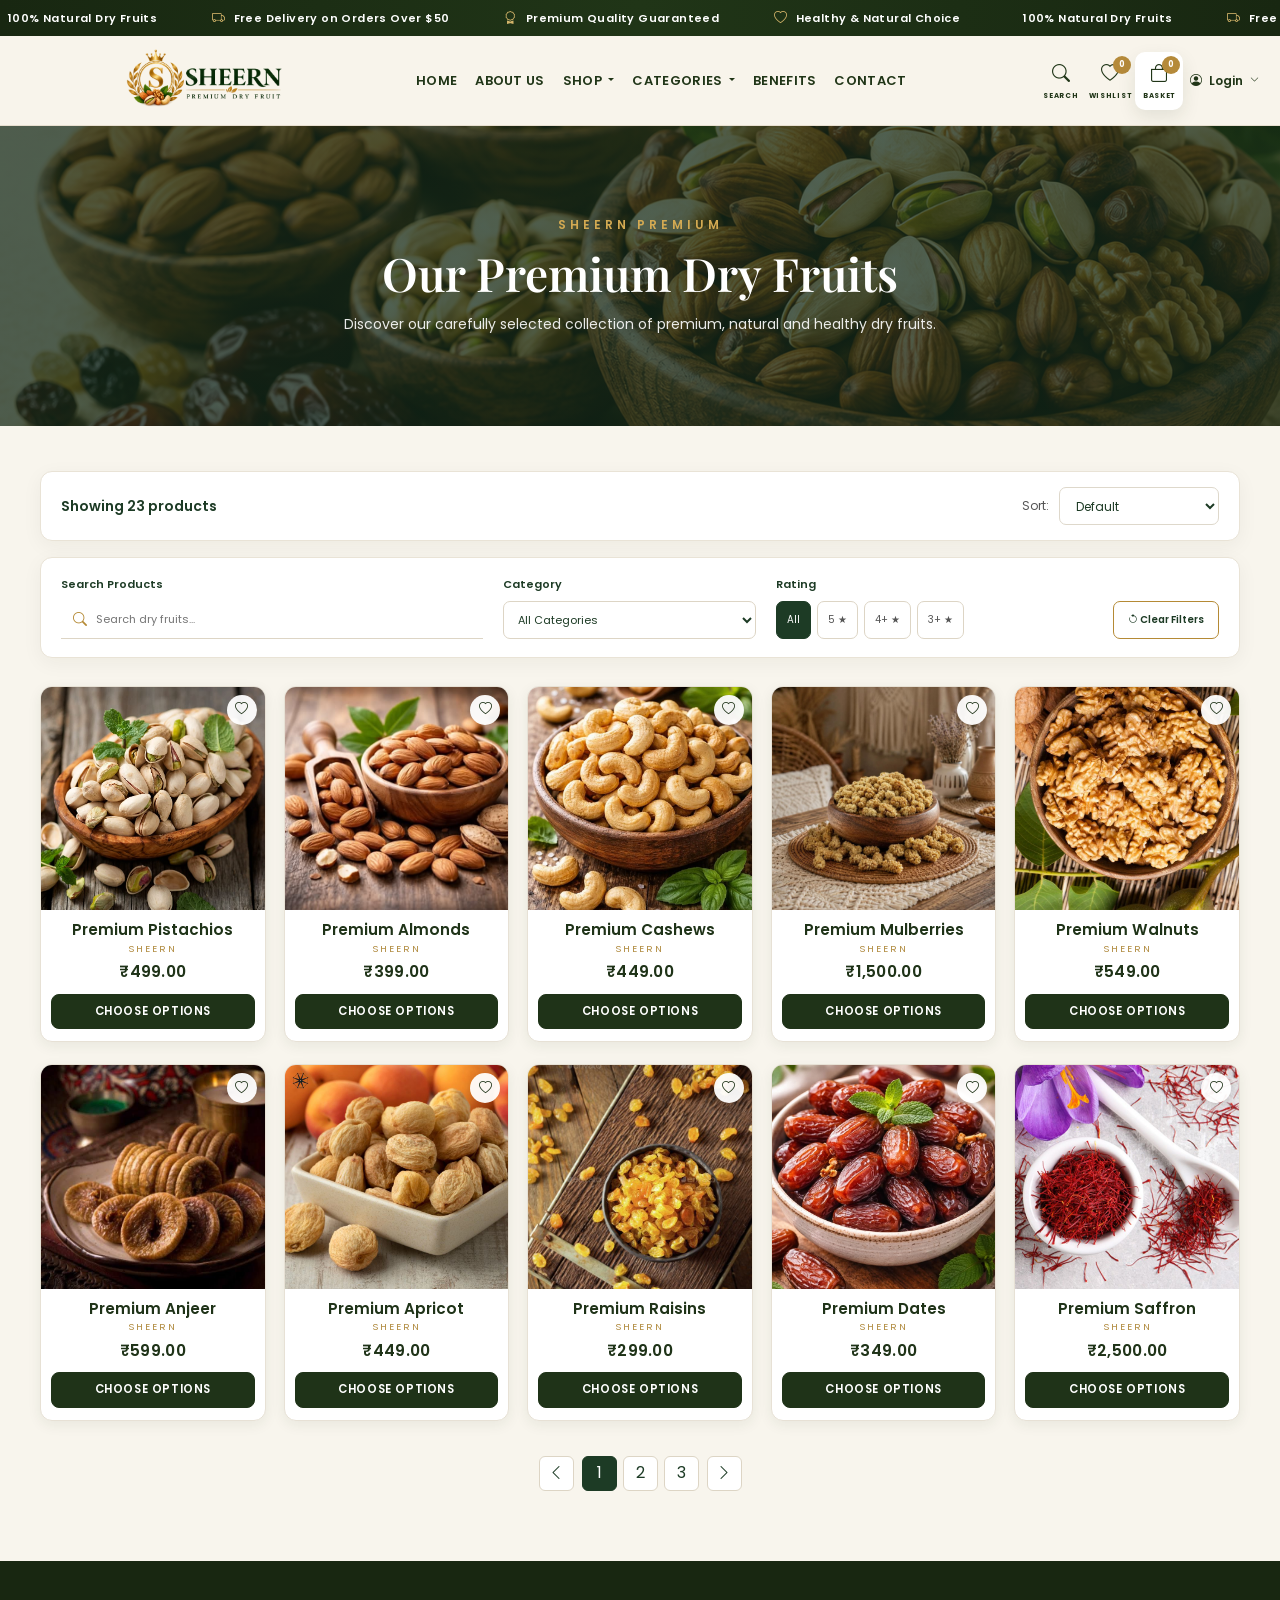
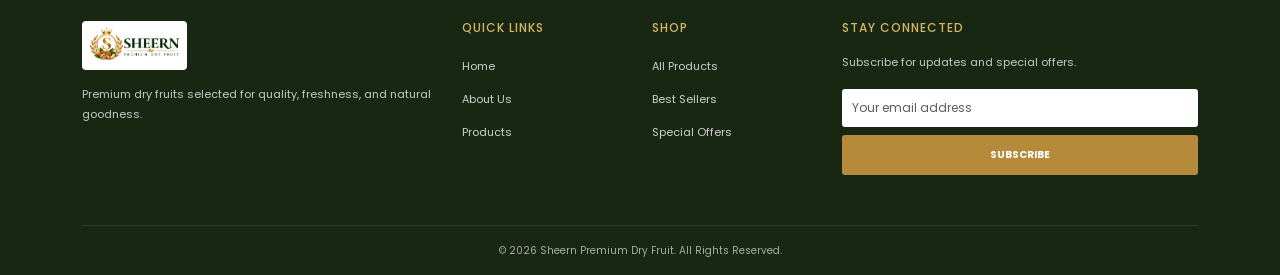
<file: AllProduct.html>
<!DOCTYPE html>
<html lang="en">

<head>

    <meta charset="UTF-8">

    <meta name="viewport" content="width=device-width, initial-scale=1.0">

    <title>Sheern Premium Dry Fruit</title>


    <!-- =====================================================
         BOOTSTRAP
    ====================================================== -->

    <link href="https://cdn.jsdelivr.net/npm/bootstrap@5.3.3/dist/css/bootstrap.min.css" rel="stylesheet">


    <!-- =====================================================
         BOOTSTRAP ICONS
    ====================================================== -->

    <link rel="stylesheet" href="https://cdn.jsdelivr.net/npm/bootstrap-icons@1.11.3/font/bootstrap-icons.min.css">


    <!-- =====================================================
         GOOGLE FONTS
    ====================================================== -->

    <link
        href="https://fonts.googleapis.com/css2?family=Playfair+Display:wght@400;500;600;700&family=Poppins:wght@300;400;500;600;700&display=swap"
        rel="stylesheet">


    <!-- =====================================================
         WEBSITE CSS
    ====================================================== -->

    <link rel="stylesheet" href="CSS/Style.css">
    <link rel="stylesheet" href="CSS/ProductCarts.css">
    <link rel="stylesheet" href="CSS/AllProducts.css">
  

</head>


<body>


       <!-- =========================================================
         SIDEBAR
    ========================================================= -->

        <aside class="sheern-sidebar" id="sideNavbar">

        <!-- SIDEBAR LOGO -->
        <div class="sidebar-logo">
            <a href="index.html">
                <img src="Photos/Logo.png" alt="Sheern Premium Dry Fruit">
            </a>
        </div>

        <!-- SIDEBAR MENU -->
        <nav class="sidebar-menu">

            <!-- DASHBOARD: admin and manager only -->
            <div class="side-item">
                <a href="dashboard.html" class="side-link" data-login-required="0,1">
                    <i class="bi bi-speedometer2"></i>
                    <span>Dashboard</span>
                </a>
            </div>

            <!-- MY ORDERS: any logged-in user -->
            <div class="side-item">
                <a href="Myorders.html" class="side-link" data-login-required>
                    <i class="bi bi-bag-check"></i>
                    <span>My Orders</span>
                </a>
            </div>

            <!-- INVOICES: admin and manager only -->
            <div class="side-item">
                <a href="invoices.html" class="side-link" data-login-required="0,1">
                    <i class="bi bi-receipt"></i>
                    <span>Invoices</span>
                </a>
            </div>

            <!-- MY ACCOUNT: any logged-in user -->
            <div class="side-item">
                <a href="account.html" class="side-link" data-login-required>
                    <i class="bi bi-person-circle"></i>
                    <span>My Account</span>
                </a>
            </div>

            <!-- SETTINGS: admin and manager only -->
            <div class="side-item">
                <a href="settings.html" class="side-link" data-login-required="0,1">
                    <i class="bi bi-gear"></i>
                    <span>Settings</span>
                </a>
            </div>

        </nav>

        <!-- SIDEBAR PROMOTION -->
        <div class="Promo-sidebar">
            <img src="Photos/Afghani.jpg" class="sidebar-promo-image" alt="Afghani Dry Fruits">
            <div class="sidebar-promo-overlay"></div>
            <div class="sidebar-promo-content">
                <span>Healthy</span>
                <strong>Choices</strong>
                <span>Better Life</span>
                <small>Premium quality dry fruits</small>
            </div>
        </div>

        <!-- SIDEBAR BOTTOM -->
        <div class="sidebar-bottom">

            <a href="#products" class="side-bottom-link">
                <i class="bi bi-heart"></i>
                <span>Wishlist</span>
                <span class="status-dot" id="sidebarWishlistCount">0</span>
            </a>

            <a href="Login.html" class="side-bottom-link">
                <i class="bi bi-person"></i>
                <span>Account</span>
            </a>

        </div>

    </aside>


    <!-- SIDEBAR OVERLAY -->

    <div class="sidebar-overlay" id="sidebarOverlay">
    </div>


    <!-- MOBILE MENU -->

    <button class="sheern-menu-button" id="SIDE_toggle" type="button" aria-label="Open Menu" aria-expanded="false">

        <span></span>
        <span></span>
        <span></span>

    </button>


    <!-- =========================================================
     MAIN
========================================================= -->

    <main class="sheern-main">


        <!-- =====================================================
         PROMOTION BAR
    ====================================================== -->

        <div class="sheern-promo-bar">

            <div class="promo-track">


                <div class="promo-item">

                    <i class="bi bi-leaf"></i>

                    <span>
                        100% Natural Dry Fruits
                    </span>

                </div>


                <div class="promo-item">

                    <i class="bi bi-truck"></i>

                    <span>
                        Free Delivery on Orders Over $50
                    </span>

                </div>


                <div class="promo-item">

                    <i class="bi bi-award"></i>

                    <span>
                        Premium Quality Guaranteed
                    </span>

                </div>


                <div class="promo-item">

                    <i class="bi bi-heart"></i>

                    <span>
                        Healthy &amp; Natural Choice
                    </span>

                </div>


                <!-- DUPLICATE -->

                <div class="promo-item">

                    <i class="bi bi-leaf"></i>

                    <span>
                        100% Natural Dry Fruits
                    </span>

                </div>


                <div class="promo-item">

                    <i class="bi bi-truck"></i>

                    <span>
                        Free Delivery on Orders Over $50
                    </span>

                </div>


                <div class="promo-item">

                    <i class="bi bi-award"></i>

                    <span>
                        Premium Quality Guaranteed
                    </span>

                </div>


                <div class="promo-item">

                    <i class="bi bi-heart"></i>

                    <span>
                        Healthy &amp; Natural Choice
                    </span>

                </div>

            </div>

        </div>


        <!-- =====================================================
         HEADER
    ====================================================== -->

        <header class="sheern-header">


            <div class="header-decoration">

                <span></span>
                <span></span>

            </div>


            <!-- LOGO -->

            <a href="index.html" class="sheern-brand">

                <img src="Photos/Logo.png" class="sheern-logo" alt="Sheern Premium Dry Fruit">

            </a>


            <!-- NAVIGATION -->

            <nav class="navbar navbar-expand-lg sheern-navbar">



                    <div class="collapse navbar-collapse" id="mainNavbar">

                        <ul class="navbar-nav">


                            <li class="nav-item">

                                <a class="nav-link" href="index.html">
                                    HOME
                                </a>

                            </li>


                            <li class="nav-item">

                                <a class="nav-link" href="About.html">
                                    ABOUT US
                                </a>

                            </li>


                            <li class="nav-item dropdown">

                                <a class="nav-link dropdown-toggle" href="#products" role="button"
                                    data-bs-toggle="dropdown">

                                    SHOP

                                </a>


                                <ul class="dropdown-menu">

                                    <li>

                                        <a class="dropdown-item" href="AllProduct.html">

                                            <i class="bi bi-grid"></i>

                                            All Products

                                        </a>

                                    </li>


                                    <li>

                                        <a class="dropdown-item" href="BestSeller.html">

                                            <i class="bi bi-star"></i>

                                            Best Sellers

                                        </a>

                                    </li>


                                    <li>

                                        <a class="dropdown-item" href="SpecialOffer.html">

                                            <i class="bi bi-tag"></i>

                                            Special Offers

                                        </a>

                                    </li>

                                </ul>

                            </li>


                            <li class="nav-item dropdown">

                                <a class="nav-link dropdown-toggle" href="#categories" role="button"
                                    data-bs-toggle="dropdown">

                                    CATEGORIES

                                </a>


                                <ul class="dropdown-menu">

                                    

                                <li>
                                    <a class="dropdown-item" href="Hampers.html">
                                        <i class="bi bi-gift"></i>
                                        Hampers
                                    </a>
                                </li>



                                    <li>

                                        <a class="dropdown-item" href="PremiumCollection.html">

                                            <i class="bi bi-gem"></i>

                                            Premium Collection

                                        </a>

                                    </li>

                                </ul>

                            </li>


                            <li class="nav-item">

                                <a class="nav-link" href="Benefits.html">

                                    BENEFITS

                                </a>

                            </li>


                            <li class="nav-item">

                                <a class="nav-link" href="Contact.html">

                                    CONTACT

                                </a>

                            </li>

                        </ul>

                    </div>

                </div>

            </nav>


            <!-- HEADER ACTIONS -->

            <div class="sheern-header-actions">


                <button type="button" class="sheern-action search-action" id="headerSearchButton" data-bs-toggle="modal"
                    data-bs-target="#searchModal">

                    <i class="bi bi-search"></i>

                    <span class="action-label">
                        Search
                    </span>

                </button>


                <!-- WISHLIST HEADER -->

                <button type="button" class="sheern-action wishlist-action" id="headerWishlistButton">

                    <i class="bi bi-heart"></i>

                    <span class="action-label">
                        Wishlist
                    </span>

                    <span class="sheern-wishlist-count" id="headerWishlistCount">
                        0
                    </span>

                </button>


                <!-- BASKET -->

                <button type="button" class="sheern-action cart-action" id="headerCartButton" data-bs-toggle="offcanvas"
                    data-bs-target="#cartCanvas">

                    <i class="bi bi-bag"></i>

                    <span class="action-label">
                        Basket
                    </span>

                    <span class="sheern-cart-count" id="headerCartCount">
                        0
                    </span>

                </button>


                <!-- ACCOUNT -->

                <div class="header-account">

                    <button type="button" class="account-button" id="headerLoginButton">

                        <i class="bi bi-person-circle"></i>

                        <span id="accountButtonName">
                            Login
                        </span>

                        <i class="bi bi-chevron-down account-arrow"></i>

                    </button>


                    <div class="account-dropdown" id="accountDropdown">

                        <div class="account-dropdown-header">

                            <strong id="accountName">
                                My Account
                            </strong>

                        </div>


                        <div class="account-dropdown-divider"></div>


                        <a href="Login.html" id="loginDropdownLink">

                            <i class="bi bi-box-arrow-in-right"></i>

                            <span>Login</span>

                        </a>


                        <a href="register.html" id="registerDropdownLink">

                            <i class="bi bi-person-plus"></i>

                            <span>Create Account</span>

                        </a>


                        <a href="#" id="logoutButton" class="d-none">

                            <i class="bi bi-box-arrow-right"></i>

                            <span>Logout</span>

                        </a>

                    </div>

                </div>

            </div>

        </header>


        <!-- =====================================================
         HERO
    ====================================================== -->

        <section class="products-hero">

            <div class="products-hero-overlay"></div>

            <div class="products-hero-content">

                <span class="products-label">
                    SHEERN PREMIUM
                </span>

                <h1>
                    Our Premium Dry Fruits
                </h1>

                <p>
                    Discover our carefully selected collection of
                    premium, natural and healthy dry fruits.
                </p>

            </div>

        </section>


        <!-- =====================================================
         PRODUCTS
    ====================================================== -->

        <section class="all-products-section" id="products">


            <div class="products-container">


                <!-- TOOLBAR -->

                <div class="products-toolbar">

                    <div class="products-result">

                        <span id="productsResult">
                            Showing products
                        </span>

                    </div>


                    <div class="products-sort">

                        <label for="sortProducts">
                            Sort:
                        </label>

                        <select id="sortProducts">

                            <option value="default">
                                Default
                            </option>

                            <option value="price-low">
                                Price: Low to High
                            </option>

                            <option value="price-high">
                                Price: High to Low
                            </option>

                            <option value="rating-high">
                                Highest Rated
                            </option>

                            <option value="name">
                                Name: A-Z
                            </option>

                        </select>

                    </div>

                </div>


                <!-- FILTERS -->

                <div class="products-filters">


                    <div class="filter-box search-filter">

                        <label for="productSearch">
                            Search Products
                        </label>

                        <div class="filter-input">

                            <i class="bi bi-search"></i>

                            <input type="text" id="productSearch" placeholder="Search dry fruits..." autocomplete="off">

                        </div>

                    </div>


                    <div class="filter-box">

                        <label for="categoryFilter">
                            Category
                        </label>

                        <select id="categoryFilter">

                            <option value="all">
                                All Categories
                            </option>

                        </select>

                    </div>


                    <div class="filter-box">

                        <label>
                            Rating
                        </label>

                        <div class="rating-filter" id="ratingFilter">

                            <button type="button" data-rating="0" class="rating-filter-button active">
                                All
                            </button>

                            <button type="button" data-rating="5" class="rating-filter-button">
                                5 ★
                            </button>

                            <button type="button" data-rating="4" class="rating-filter-button">
                                4+ ★
                            </button>

                            <button type="button" data-rating="3" class="rating-filter-button">
                                3+ ★
                            </button>

                        </div>

                    </div>


                    <button type="button" id="clearFilters" class="clear-filters-button">

                        <i class="bi bi-arrow-counterclockwise"></i>

                        Clear Filters

                    </button>

                </div>


                <!-- =================================================
                 PRODUCT GRID
            ================================================== -->

                <div class="products-grid" id="productsGrid">

                    <!-- Products generated by AllProducts.js -->

                </div>


                <!-- EMPTY -->

                <div class="products-empty" id="productsEmpty" hidden>

                    <div class="empty-icon">

                        <i class="bi bi-search"></i>

                    </div>

                    <h3>
                        No Products Found
                    </h3>

                    <p>
                        We couldn't find any products matching your search.
                    </p>

                    <button type="button" id="emptyClearButton" class="clear-filters-button">

                        Clear Filters

                    </button>

                </div>


                <!-- PAGINATION -->

                <nav class="products-pagination" id="productsPagination" aria-label="Products pagination">

                    <button type="button" id="previousPage" class="pagination-button">

                        <i class="bi bi-chevron-left"></i>

                    </button>


                    <div class="pagination-numbers" id="paginationNumbers">
                    </div>


                    <button type="button" id="nextPage" class="pagination-button">

                        <i class="bi bi-chevron-right"></i>

                    </button>

                </nav>

            </div>

        </section>


        <!-- =========================================================
         CART OFFCANVAS
    ========================================================= -->

        <div class="offcanvas offcanvas-end" tabindex="-1" id="cartCanvas">


            <!-- CART HEADER -->

            <div class="offcanvas-header">

                <h5 class="offcanvas-title">

                    <i class="bi bi-bag"></i>

                    Your Basket

                </h5>


                <button type="button" class="btn-close" data-bs-dismiss="offcanvas" aria-label="Close">

                </button>

            </div>


            <!-- CART BODY -->

            <div class="offcanvas-body">


                <div id="cartItems">

                    <div class="empty-cart">

                        <i class="bi bi-cart-x"></i>

                        <p>
                            Your cart is empty.
                        </p>

                    </div>

                </div>


                <!-- CART SUMMARY -->

                <div class="cart-summary">

                    <div class="d-flex justify-content-between">

                        <strong>
                            Total
                        </strong>

                        <strong id="cartTotal">
                            ₹0.00
                        </strong>

                    </div>


                    <button type="button" class="checkout-btn" id="checkoutButton">

                        CHECKOUT

                    </button>

                </div>

            </div>

        </div>

        <!-- =====================================================
         SEARCH MODAL
    ====================================================== -->

        <div class="modal fade" id="searchModal" tabindex="-1" aria-hidden="true">

            <div class="modal-dialog modal-dialog-centered">

                <div class="modal-content search-modal">


                    <div class="modal-header">

                        <h5 class="modal-title">

                            <i class="bi bi-search"></i>

                            Search Products

                        </h5>


                        <button type="button" class="btn-close" data-bs-dismiss="modal">
                        </button>

                    </div>


                    <div class="modal-body">

                        <div class="search-box">

                            <input type="text" id="searchInput" class="form-control" placeholder="Search dry fruits..."
                                autocomplete="off">


                            <button type="button" class="search-submit" id="searchSubmitButton">

                                <i class="bi bi-search"></i>

                            </button>

                        </div>


                        <div class="search-results" id="searchResults">

                            <p class="search-hint">

                                <i class="bi bi-info-circle"></i>

                                Search for your favorite dry fruits.

                            </p>

                        </div>

                    </div>

                </div>

            </div>

        </div>


        <!-- =====================================================
         FOOTER
    ====================================================== -->

        <footer id="contact">

            <div class="container">

                <div class="row g-4">


                    <div class="col-lg-4 col-md-6">

                        <div class="footer-logo">

                            <img src="Photos/Logo.png" alt="Sheern">

                        </div>

                        <p>
                            Premium dry fruits selected
                            for quality, freshness, and
                            natural goodness.
                        </p>

                    </div>


                    <div class="col-lg-2 col-md-6">

                        <h5>QUICK LINKS</h5>

                        <ul>

                            <li>
                                <a href="index.html">
                                    Home
                                </a>
                            </li>

                            <li>
                                <a href="About.html">
                                    About Us
                                </a>
                            </li>

                            <li>
                                <a href="#products">
                                    Products
                                </a>
                            </li>

                        </ul>

                    </div>


                    <div class="col-lg-2 col-md-6">

                        <h5>SHOP</h5>

                        <ul>

                            <li>
                                <a href="AllProduct.html">
                                    All Products
                                </a>
                            </li>

                            <li>
                                <a href="BestSeller.html">
                                    Best Sellers
                                </a>
                            </li>

                            <li>
                                <a href="SpecialOffer.html">
                                    Special Offers
                                </a>
                            </li>

                        </ul>

                    </div>


                    <div class="col-lg-4 col-md-6">

                        <h5>STAY CONNECTED</h5>

                        <p>
                            Subscribe for updates and
                            special offers.
                        </p>

                        <input type="email" class="form-control" placeholder="Your email address">

                        <button type="button" class="subscribe-btn">

                            SUBSCRIBE

                        </button>

                    </div>

                </div>


                <div class="copyright">

                    © 2026 Sheern Premium Dry Fruit.
                    All Rights Reserved.

                </div>

            </div>

        </footer>


    </main>


    <!-- =========================================================
     JAVASCRIPT
========================================================= -->

    <script src="https://cdn.jsdelivr.net/npm/bootstrap@5.3.3/dist/js/bootstrap.bundle.min.js"></script>
    <script src="JS/auth.js"></script>
    <script src="JS/Side.js"></script>
    <script src="JS/AllProducts.js"></script>
   


</body>

</html>
</file>
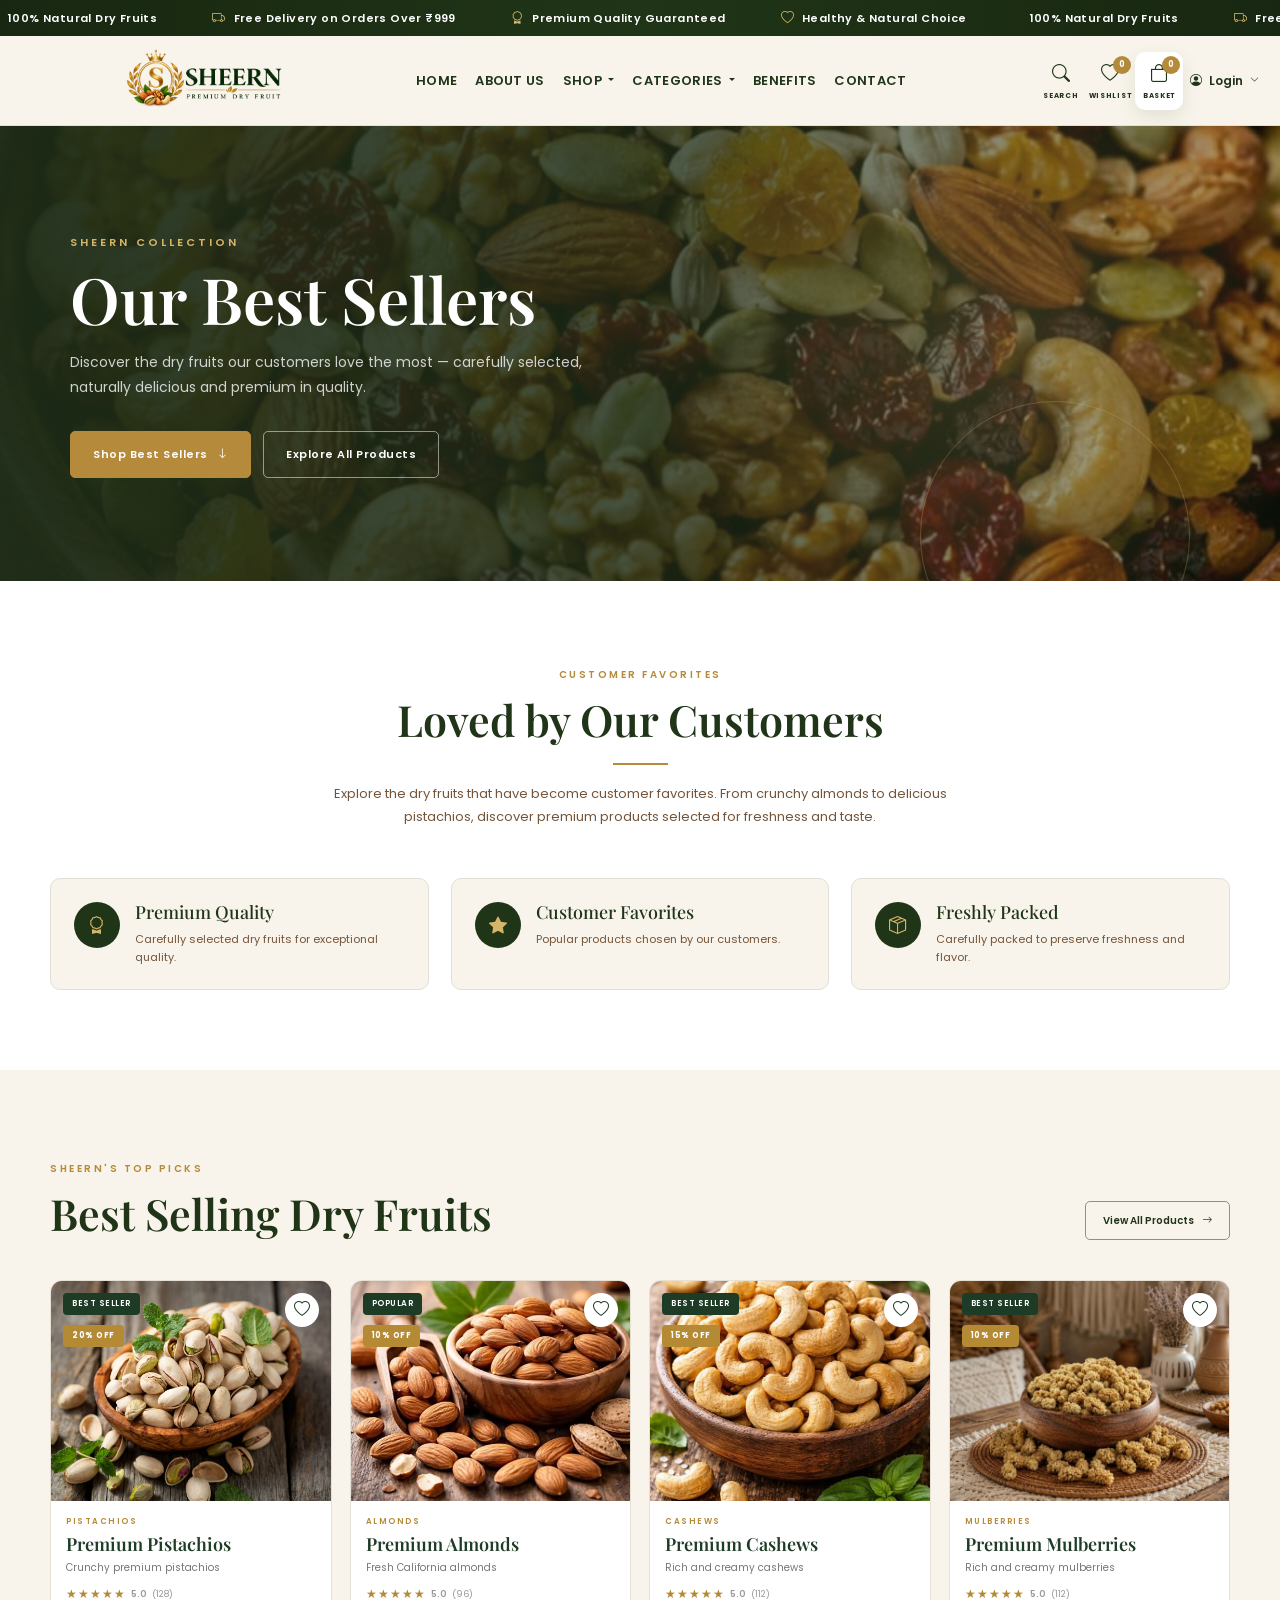
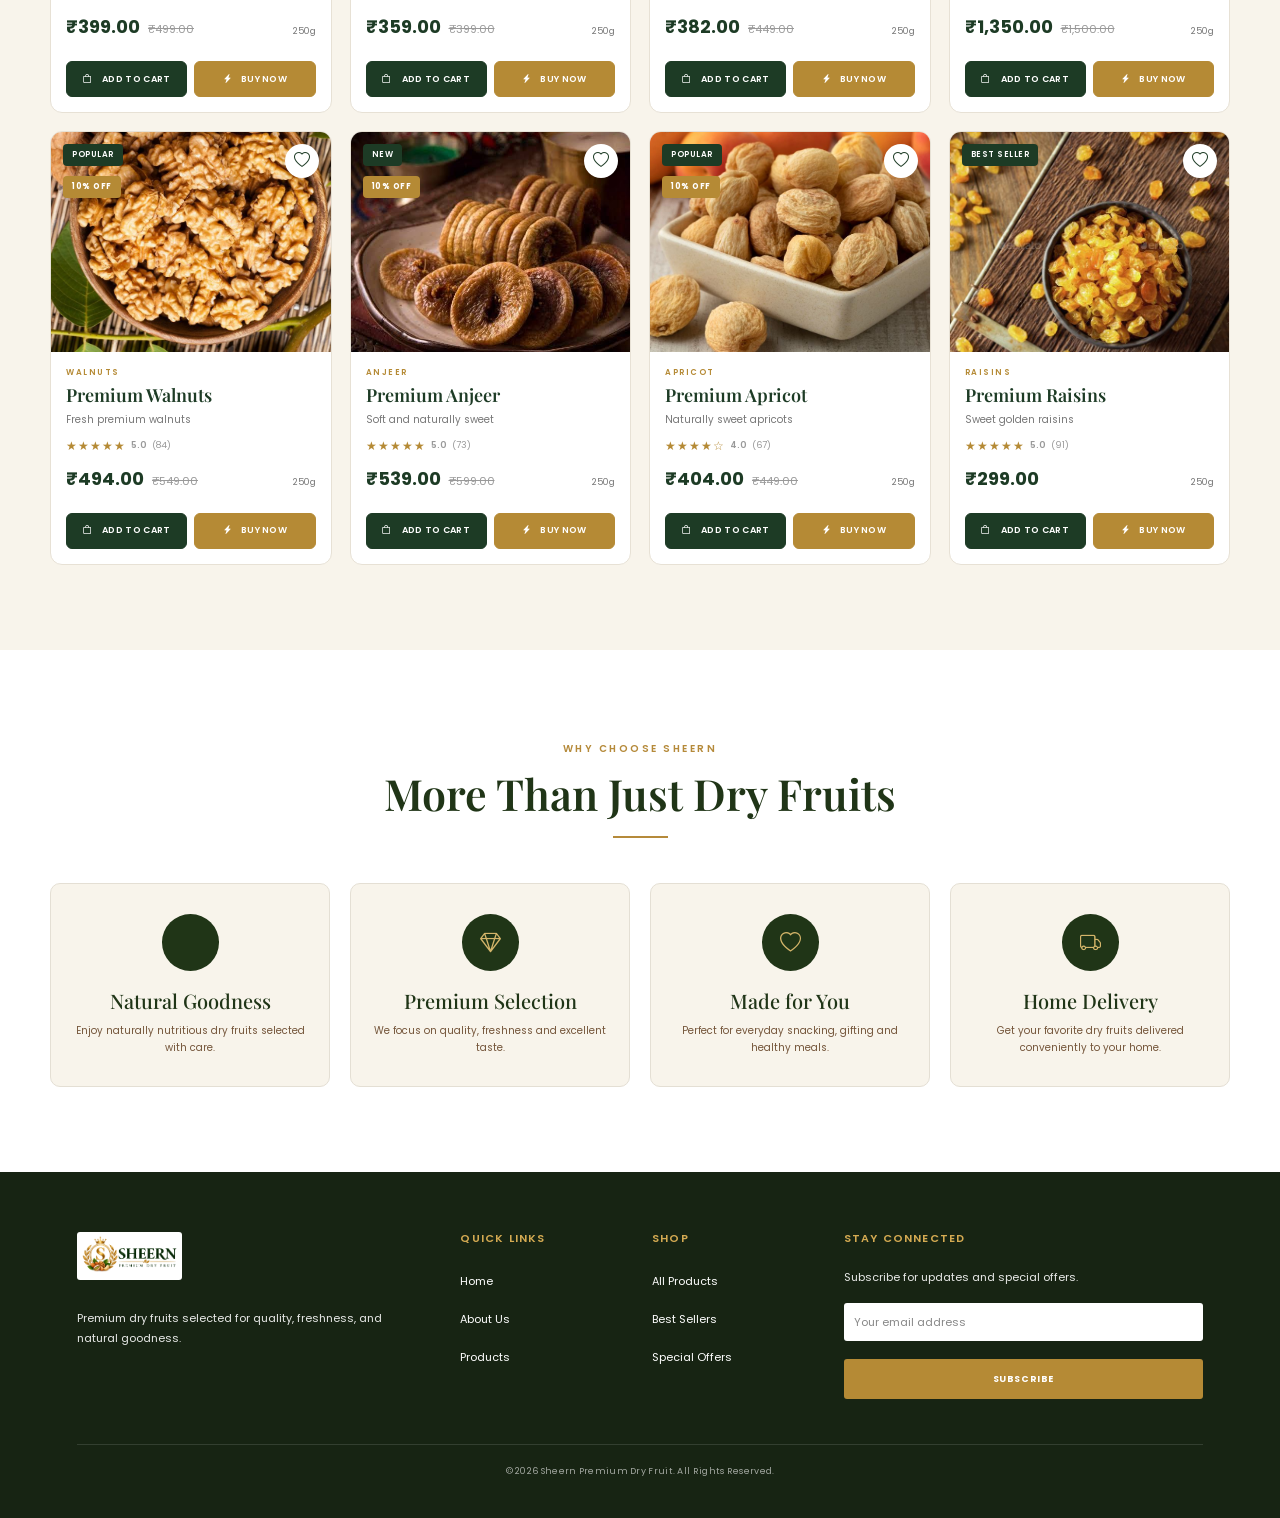
<file: BestSeller.html>
<!DOCTYPE html>

<html lang="en">

<head>


    <meta charset="UTF-8">

    <meta name="viewport" content="width=device-width, initial-scale=1.0">

    <title>Best Sellers | Sheern Premium Dry Fruit</title>


    <!-- =====================================================
     GOOGLE FONTS
====================================================== -->

    <link
        href="https://fonts.googleapis.com/css2?family=Playfair+Display:wght@500;600;700&family=Poppins:wght@300;400;500;600;700&display=swap"
        rel="stylesheet">


    <!-- =====================================================
     BOOTSTRAP CSS
====================================================== -->

    <link href="https://cdn.jsdelivr.net/npm/bootstrap@5.3.3/dist/css/bootstrap.min.css" rel="stylesheet">


    <!-- =====================================================
     BOOTSTRAP ICONS
====================================================== -->

    <link rel="stylesheet" href="https://cdn.jsdelivr.net/npm/bootstrap-icons@1.11.3/font/bootstrap-icons.min.css">


    <!-- =====================================================
     BEST SELLER CSS
====================================================== -->

    <link rel="stylesheet" href="CSS/BestSeller.css">
    <link rel="stylesheet" href="CSS/Style.css?">
    <link rel="stylesheet" href="CSS/AllProducts.css">
 </head>

<body>
    <!-- =========================================================
         SIDEBAR
    ========================================================= -->

        <aside class="sheern-sidebar" id="sideNavbar">

        <!-- SIDEBAR LOGO -->
        <div class="sidebar-logo">
            <a href="index.html">
                <img src="Photos/Logo.png" alt="Sheern Premium Dry Fruit">
            </a>
        </div>

        <!-- SIDEBAR MENU -->
        <nav class="sidebar-menu">

            <!-- DASHBOARD: admin and manager only -->
            <div class="side-item">
                <a href="dashboard.html" class="side-link" data-login-required="0,1">
                    <i class="bi bi-speedometer2"></i>
                    <span>Dashboard</span>
                </a>
            </div>

            <!-- MY ORDERS: any logged-in user -->
            <div class="side-item">
                <a href="Myorders.html" class="side-link" data-login-required>
                    <i class="bi bi-bag-check"></i>
                    <span>My Orders</span>
                </a>
            </div>

            <!-- INVOICES: admin and manager only -->
            <div class="side-item">
                <a href="invoices.html" class="side-link" data-login-required="0,1">
                    <i class="bi bi-receipt"></i>
                    <span>Invoices</span>
                </a>
            </div>

            <!-- MY ACCOUNT: any logged-in user -->
            <div class="side-item">
                <a href="account.html" class="side-link" data-login-required>
                    <i class="bi bi-person-circle"></i>
                    <span>My Account</span>
                </a>
            </div>

            <!-- SETTINGS: admin and manager only -->
            <div class="side-item">
                <a href="settings.html" class="side-link" data-login-required="0,1">
                    <i class="bi bi-gear"></i>
                    <span>Settings</span>
                </a>
            </div>

        </nav>

        <!-- SIDEBAR PROMOTION -->
        <div class="Promo-sidebar">
            <img src="Photos/Afghani.jpg" class="sidebar-promo-image" alt="Afghani Dry Fruits">
            <div class="sidebar-promo-overlay"></div>
            <div class="sidebar-promo-content">
                <span>Healthy</span>
                <strong>Choices</strong>
                <span>Better Life</span>
                <small>Premium quality dry fruits</small>
            </div>
        </div>

        <!-- SIDEBAR BOTTOM -->
        <div class="sidebar-bottom">

            <a href="#products" class="side-bottom-link">
                <i class="bi bi-heart"></i>
                <span>Wishlist</span>
                <span class="status-dot" id="sidebarWishlistCount">0</span>
            </a>

            <a href="Login.html" class="side-bottom-link">
                <i class="bi bi-person"></i>
                <span>Account</span>
            </a>

        </div>

    </aside>

    <!-- =========================================================
     SIDEBAR OVERLAY
========================================================= -->

    <div class="sidebar-overlay" id="sidebarOverlay"></div>

    <!-- =========================================================
     MOBILE SIDEBAR BUTTON
========================================================= -->

    <button class="sheern-menu-button" id="SIDE_toggle" type="button" aria-label="Open Menu" aria-expanded="false">


        <span></span>
        <span></span>
        <span></span>


    </button>

    <!-- =========================================================
     MAIN CONTENT
========================================================= -->

    <main class="sheern-main">


        <!-- =====================================================
     PROMO BAR
====================================================== -->

        <div class="sheern-promo-bar">

            <div class="promo-track">


                <div class="promo-item">

                    <i class="bi bi-leaf"></i>

                    <span>
                        100% Natural Dry Fruits
                    </span>

                </div>


                <div class="promo-item">

                    <i class="bi bi-truck"></i>

                    <span>
                        Free Delivery on Orders Over ₹999
                    </span>

                </div>


                <div class="promo-item">

                    <i class="bi bi-award"></i>

                    <span>
                        Premium Quality Guaranteed
                    </span>

                </div>


                <div class="promo-item">

                    <i class="bi bi-heart"></i>

                    <span>
                        Healthy &amp; Natural Choice
                    </span>

                </div>


                <!-- DUPLICATE FOR CONTINUOUS ANIMATION -->

                <div class="promo-item">

                    <i class="bi bi-leaf"></i>

                    <span>
                        100% Natural Dry Fruits
                    </span>

                </div>


                <div class="promo-item">

                    <i class="bi bi-truck"></i>

                    <span>
                        Free Delivery on Orders Over ₹999
                    </span>

                </div>


                <div class="promo-item">

                    <i class="bi bi-award"></i>

                    <span>
                        Premium Quality Guaranteed
                    </span>

                </div>


                <div class="promo-item">

                    <i class="bi bi-heart"></i>

                    <span>
                        Healthy &amp; Natural Choice
                    </span>

                </div>

            </div>

        </div>



        <!-- =====================================================
     HEADER / NAVBAR
====================================================== -->

        <header class="sheern-header">


            <!-- DECORATIVE LINES -->

            <div class="header-decoration">

                <span></span>
                <span></span>

            </div>


            <!-- =================================================
         LOGO
    ================================================== -->

            <a href="index.html" class="sheern-brand">

                <img src="Photos/Logo.png" class="sheern-logo" alt="Sheern Premium Dry Fruit">

            </a>



            <!-- =================================================
         NAVIGATION
    ================================================== -->

            <nav class="navbar navbar-expand-lg sheern-navbar">

                


                    <!-- NAVIGATION LINKS -->

                    <div class="collapse navbar-collapse" id="mainNavbar">

                        <ul class="navbar-nav">


                            <!-- HOME -->

                            <li class="nav-item">

                                <a class="nav-link" href="index.html">
                                    HOME
                                </a>

                            </li>


                            <!-- ABOUT -->

                            <li class="nav-item">

                                <a class="nav-link" href="About.html">
                                    ABOUT US
                                </a>

                            </li>


                            <!-- SHOP DROPDOWN -->

                            <li class="nav-item dropdown">

                                <a class="nav-link dropdown-toggle" href="#" role="button" data-bs-toggle="dropdown"
                                    aria-expanded="false">
                                    SHOP
                                </a>


                                <ul class="dropdown-menu">


                                    <li>

                                        <a class="dropdown-item" href="AllProduct.html">

                                            <i class="bi bi-grid"></i>

                                            All Products

                                        </a>

                                    </li>


                                    <li>

                                        <a class="dropdown-item" href="BestSeller.html">

                                            <i class="bi bi-star-fill"></i>

                                            Best Sellers

                                        </a>

                                    </li>


                                    <li>

                                        <a class="dropdown-item" href="SpecialOffer.html">

                                            <i class="bi bi-tag"></i>

                                            Special Offers

                                        </a>

                                    </li>

                                </ul>

                            </li>


                            <!-- CATEGORIES -->

                            <li class="nav-item dropdown">

                                <a class="nav-link dropdown-toggle" href="#" role="button" data-bs-toggle="dropdown"
                                    aria-expanded="false">
                                    CATEGORIES
                                </a>


                                <ul class="dropdown-menu">


                                    

                                <li>
                                    <a class="dropdown-item" href="Hampers.html">
                                        <i class="bi bi-gift"></i>
                                        Hampers
                                    </a>
                                </li>



                                    <li>

                                        <a class="dropdown-item" href="PremiumCollection.html">

                                            <i class="bi bi-gem"></i>

                                            Premium Collection

                                        </a>

                                    </li>

                                </ul>

                            </li>


                            <!-- BENEFITS -->

                            <li class="nav-item">

                                <a class="nav-link" href="Benefits.html">
                                    BENEFITS
                                </a>

                            </li>


                            <!-- CONTACT -->

                            <li class="nav-item">

                                <a class="nav-link" href="Contact.html">
                                    CONTACT
                                </a>

                            </li>

                        </ul>

                    </div>

                </div>

            </nav>



            <!-- =================================================
         HEADER ACTIONS
    ================================================== -->

            <div class="sheern-header-actions">


                <!-- SEARCH -->

                <button type="button" class="sheern-action search-action" id="headerSearchButton" data-bs-toggle="modal"
                    data-bs-target="#searchModal">

                    <i class="bi bi-search"></i>

                    <span class="action-label">
                        Search
                    </span>

                </button>


                <!-- WISHLIST -->

                <button type="button" class="sheern-action wishlist-action" id="headerWishlistButton">

                    <i class="bi bi-heart"></i>

                    <span class="action-label">
                        Wishlist
                    </span>

                    <span class="sheern-wishlist-count" id="headerWishlistCount">
                        0
                    </span>

                </button>


                <!-- BASKET -->

                <button type="button" class="sheern-action cart-action" id="headerCartButton" data-bs-toggle="offcanvas"
                    data-bs-target="#cartCanvas" aria-controls="cartCanvas">

                    <i class="bi bi-bag"></i>

                    <span class="action-label">
                        Basket
                    </span>

                    <span class="sheern-cart-count" id="headerCartCount">
                        0
                    </span>

                </button>


                <!-- =================================================
             ACCOUNT
        ================================================== -->

                <div class="header-account">


                    <button type="button" class="account-button" id="headerLoginButton">

                        <i class="bi bi-person-circle"></i>

                        <span id="accountButtonName">
                            Login
                        </span>

                        <i class="bi bi-chevron-down account-arrow"></i>

                    </button>


                    <!-- ACCOUNT DROPDOWN -->

                    <div class="account-dropdown" id="accountDropdown">


                        <div class="account-dropdown-header">

                            <strong id="accountName">
                                My Account
                            </strong>

                        </div>


                        <div class="account-dropdown-divider"></div>


                        <!-- LOGIN -->

                        <a href="Login.html" id="loginDropdownLink">

                            <i class="bi bi-box-arrow-in-right"></i>

                            <span>
                                Login
                            </span>

                        </a>


                        <!-- CREATE ACCOUNT -->

                        <a href="register.html" id="registerDropdownLink">

                            <i class="bi bi-person-plus"></i>

                            <span>
                                Create Account
                            </span>

                        </a>


                        <!-- LOGOUT -->

                        <a href="#" id="logoutButton" class="d-none">

                            <i class="bi bi-box-arrow-right"></i>

                            <span>
                                Logout
                            </span>

                        </a>

                    </div>

                </div>

            </div>

        </header>



        <!-- =========================================================
     HERO
========================================================== -->

        <section class="best-seller-hero">

            <div class="hero-content">


                <span class="hero-small-title">
                    SHEERN COLLECTION
                </span>


                <h1>
                    Our Best Sellers
                </h1>


                <p>
                    Discover the dry fruits our customers
                    love the most — carefully selected,
                    naturally delicious and premium in quality.
                </p>


                <div class="hero-buttons">


                    <a href="#bestSellerProducts" class="hero-btn primary-btn">

                        Shop Best Sellers

                        <i class="bi bi-arrow-down"></i>

                    </a>


                    <a href="AllProduct.html" class="hero-btn secondary-btn">

                        Explore All Products

                    </a>

                </div>

            </div>

        </section>



        <!-- =========================================================
     INTRODUCTION
========================================================== -->

        <section class="best-seller-intro">

            <div class="section-container">


                <div class="section-heading">

                    <span>
                        CUSTOMER FAVORITES
                    </span>


                    <h2>
                        Loved by Our Customers
                    </h2>


                    <div class="heading-line"></div>


                    <p>
                        Explore the dry fruits that have become
                        customer favorites. From crunchy almonds
                        to delicious pistachios, discover premium
                        products selected for freshness and taste.
                    </p>

                </div>



                <!-- FEATURE POINTS -->

                <div class="feature-points">


                    <!-- FEATURE 1 -->

                    <div class="feature-item">

                        <div class="feature-icon">

                            <i class="bi bi-award"></i>

                        </div>


                        <div>

                            <h4>
                                Premium Quality
                            </h4>

                            <p>
                                Carefully selected dry fruits
                                for exceptional quality.
                            </p>

                        </div>

                    </div>



                    <!-- FEATURE 2 -->

                    <div class="feature-item">

                        <div class="feature-icon">

                            <i class="bi bi-star-fill"></i>

                        </div>


                        <div>

                            <h4>
                                Customer Favorites
                            </h4>

                            <p>
                                Popular products chosen by
                                our customers.
                            </p>

                        </div>

                    </div>



                    <!-- FEATURE 3 -->

                    <div class="feature-item">

                        <div class="feature-icon">

                            <i class="bi bi-box-seam"></i>

                        </div>


                        <div>

                            <h4>
                                Freshly Packed
                            </h4>

                            <p>
                                Carefully packed to preserve
                                freshness and flavor.
                            </p>

                        </div>

                    </div>

                </div>

            </div>

        </section>



        <!-- =========================================================
     BEST SELLER PRODUCTS
========================================================== -->

        <section class="best-seller-products" id="bestSellerProducts">

            <div class="section-container">


                <!-- SECTION HEADING -->

                <div class="products-heading">


                    <div>

                        <span>
                            SHEERN'S TOP PICKS
                        </span>

                        <h2>
                            Best Selling Dry Fruits
                        </h2>

                    </div>


                    <a href="AllProduct.html" class="view-all-btn">

                        View All Products

                        <i class="bi bi-arrow-right"></i>

                    </a>

                </div>



                <!-- =================================================
             PRODUCT GRID

             BestSeller.js will load products here.
        ================================================== -->

                <div id="bestSellerGrid" class="best-seller-grid">

                    <!-- PRODUCTS WILL APPEAR HERE -->

                </div>



                <!-- EMPTY MESSAGE -->

                <div id="bestSellerEmpty" class="empty-products d-none">

                    <i class="bi bi-box-seam"></i>


                    <h3>
                        No Best Sellers Found
                    </h3>


                    <p>
                        No products are currently marked
                        as best sellers.
                    </p>

                </div>



                <!-- LOADING -->

                <div id="bestSellerLoading" class="loading-products">

                    <div class="spinner-border"></div>


                    <p>
                        Loading our best sellers...
                    </p>

                </div>

            </div>

        </section>



        <!-- =========================================================
     WHY CHOOSE SHEERN
========================================================== -->

        <section class="why-sheern">

            <div class="section-container">


                <div class="section-heading">

                    <span>
                        WHY CHOOSE SHEERN
                    </span>


                    <h2>
                        More Than Just Dry Fruits
                    </h2>


                    <div class="heading-line"></div>

                </div>



                <div class="why-grid">


                    <!-- CARD 1 -->

                    <div class="why-card">

                        <div class="why-icon">

                            <i class="bi bi-leaf"></i>

                        </div>


                        <h3>
                            Natural Goodness
                        </h3>


                        <p>
                            Enjoy naturally nutritious dry fruits
                            selected with care.
                        </p>

                    </div>



                    <!-- CARD 2 -->

                    <div class="why-card">

                        <div class="why-icon">

                            <i class="bi bi-gem"></i>

                        </div>


                        <h3>
                            Premium Selection
                        </h3>


                        <p>
                            We focus on quality, freshness
                            and excellent taste.
                        </p>

                    </div>



                    <!-- CARD 3 -->

                    <div class="why-card">

                        <div class="why-icon">

                            <i class="bi bi-heart"></i>

                        </div>


                        <h3>
                            Made for You
                        </h3>


                        <p>
                            Perfect for everyday snacking,
                            gifting and healthy meals.
                        </p>

                    </div>



                    <!-- CARD 4 -->

                    <div class="why-card">

                        <div class="why-icon">

                            <i class="bi bi-truck"></i>

                        </div>


                        <h3>
                            Home Delivery
                        </h3>


                        <p>
                            Get your favorite dry fruits
                            delivered conveniently to your home.
                        </p>

                    </div>

                </div>

            </div>

        </section>



        <!-- =========================================================
     FOOTER
========================================================== -->

        <footer class="sheern-footer" id="contact">

            <div class="container">

                <div class="row g-4">


                    <!-- FOOTER BRAND -->

                    <div class="col-lg-4 col-md-6">

                        <div class="footer-logo">

                            <img src="Photos/Logo.png" alt="Sheern Premium Dry Fruit">

                        </div>


                        <p>
                            Premium dry fruits selected
                            for quality, freshness, and
                            natural goodness.
                        </p>

                    </div>



                    <!-- QUICK LINKS -->

                    <div class="col-lg-2 col-md-6">

                        <h5>
                            QUICK LINKS
                        </h5>


                        <ul>

                            <li>

                                <a href="index.html">
                                    Home
                                </a>

                            </li>


                            <li>

                                <a href="About.html">
                                    About Us
                                </a>

                            </li>


                            <li>

                                <a href="AllProduct.html">
                                    Products
                                </a>

                            </li>

                        </ul>

                    </div>



                    <!-- SHOP -->

                    <div class="col-lg-2 col-md-6">

                        <h5>
                            SHOP
                        </h5>


                        <ul>

                            <li>

                                <a href="AllProduct.html">
                                    All Products
                                </a>

                            </li>


                            <li>

                                <a href="BestSeller.html">
                                    Best Sellers
                                </a>

                            </li>


                            <li>

                                <a href="SpecialOffer.html">
                                    Special Offers
                                </a>

                            </li>

                        </ul>

                    </div>



                    <!-- SUBSCRIBE -->

                    <div class="col-lg-4 col-md-6">

                        <h5>
                            STAY CONNECTED
                        </h5>


                        <p>
                            Subscribe for updates and
                            special offers.
                        </p>


                        <div class="footer-subscribe">

                            <input type="email" class="form-control" placeholder="Your email address"
                                aria-label="Your email address">


                            <button type="button" class="subscribe-btn">

                                SUBSCRIBE

                            </button>

                        </div>

                    </div>

                </div>



                <!-- COPYRIGHT -->

                <div class="copyright">

                    © 2026 Sheern Premium Dry Fruit.
                    All Rights Reserved.

                </div>

            </div>

        </footer>


    </main>

    <!-- =========================================================
     SEARCH MODAL
========================================================= -->

    <div class="modal fade" id="searchModal" tabindex="-1" aria-hidden="true">


        <div class="modal-dialog modal-dialog-centered">

            <div class="modal-content">


                <div class="modal-header">

                    <h5 class="modal-title">
                        Search Sheern Products
                    </h5>


                    <button type="button" class="btn-close" data-bs-dismiss="modal" aria-label="Close"></button>

                </div>


                <div class="modal-body">

                    <div class="search-box">

                        <i class="bi bi-search"></i>

                        <input type="text" id="headerSearchInput" class="form-control"
                            placeholder="Search dry fruits...">

                    </div>


                    <div id="headerSearchResults" class="header-search-results"></div>

                </div>

            </div>

        </div>


    </div>

    <!-- =========================================================
     CART OFFCANVAS
========================================================= -->

    <div class="offcanvas offcanvas-end" tabindex="-1" id="cartCanvas" aria-labelledby="cartCanvasLabel">


        <div class="offcanvas-header">

            <h5 class="offcanvas-title" id="cartCanvasLabel">

                <i class="bi bi-bag"></i>

                Your Basket

            </h5>


            <button type="button" class="btn-close" data-bs-dismiss="offcanvas" aria-label="Close"></button>

        </div>


        <div class="offcanvas-body">


            <!-- CART ITEMS -->

            <div id="cartItems">

                <!-- Cart items loaded by JavaScript -->

            </div>


            <!-- CART TOTAL -->

            <div class="cart-summary">

                <div class="cart-total-row">

                    <span>
                        Total
                    </span>

                    <strong id="cartTotal">
                        ₹0.00
                    </strong>

                </div>


                <button type="button" id="checkoutButton" class="checkout-button">

                    Proceed to Checkout

                    <i class="bi bi-arrow-right"></i>

                </button>

            </div>

        </div>


    </div>


    <script src="https://cdn.jsdelivr.net/npm/bootstrap@5.3.3/dist/js/bootstrap.bundle.min.js"></script>

    <!-- =========================================================
     BEST SELLER JAVASCRIPT
========================================================= -->
    <script src="JS/auth.js"></script>
    <script src="JS/BestSeller.js"></script>
    <script src="JS/Side.js"></script>  
    <script src="JS/Dry.js"></script>

</body>

</html>
</file>
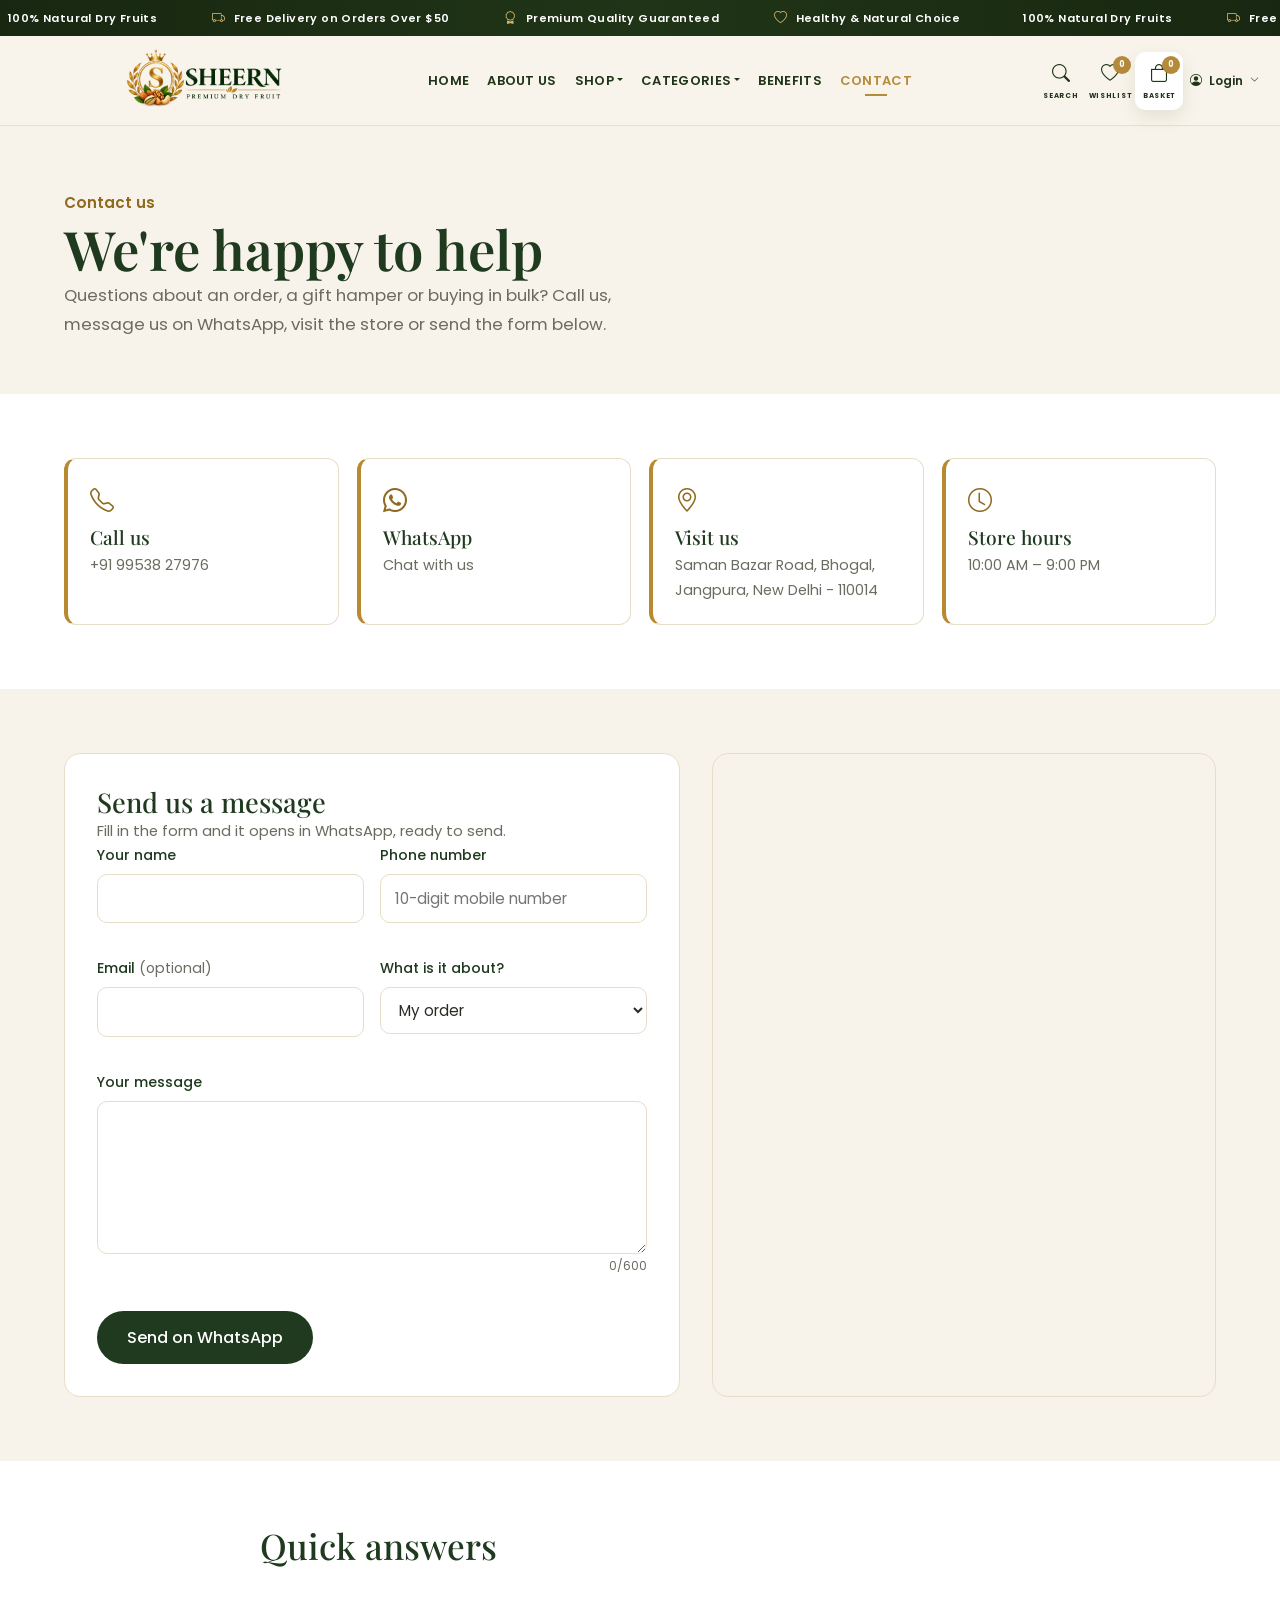
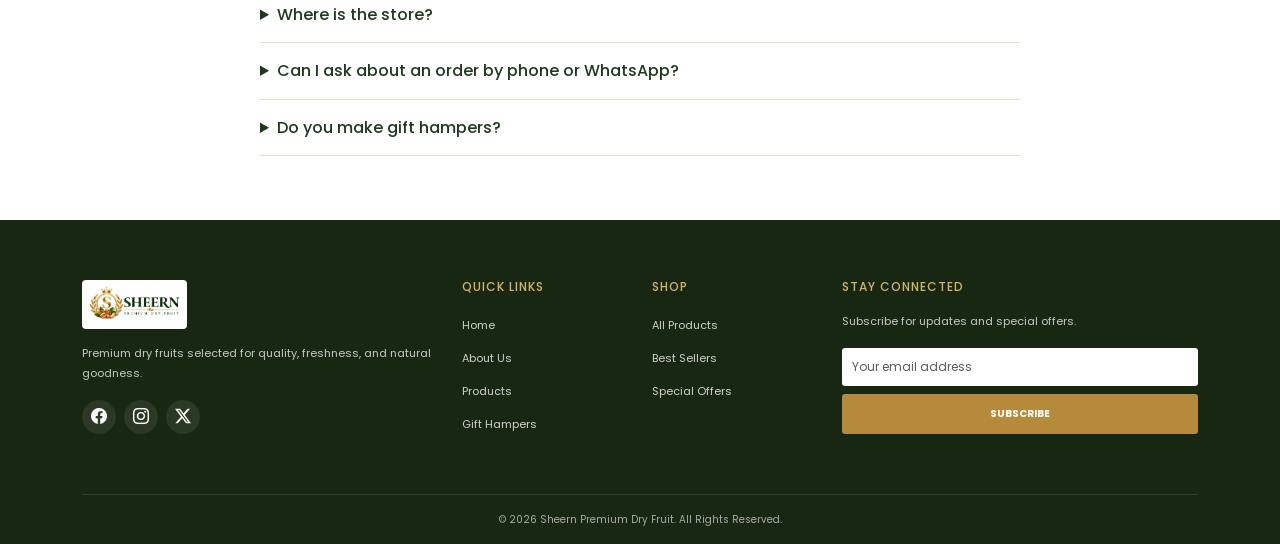
<file: Contact.html>
<!DOCTYPE html>
<html lang="en">

<head>
    <meta charset="UTF-8" />
    <meta name="viewport" content="width=device-width, initial-scale=1" />
    <title>Contact Us | Sheern Premium Dry Fruit</title>

    <link href="https://cdn.jsdelivr.net/npm/bootstrap@5.3.3/dist/css/bootstrap.min.css" rel="stylesheet" />
    <link rel="stylesheet" href="https://cdn.jsdelivr.net/npm/bootstrap-icons@1.11.3/font/bootstrap-icons.min.css">
    <link
        href="https://fonts.googleapis.com/css2?family=Playfair+Display:wght@400;500;600;700&family=Poppins:wght@300;400;500;600;700&display=swap"
        rel="stylesheet" />
    <link rel="stylesheet" href="CSS/Style.css" />
    <link rel="stylesheet" href="CSS/Contact.css" />
</head>

<body>

     <!-- =========================================================
         SIDEBAR
    ========================================================= -->

        <aside class="sheern-sidebar" id="sideNavbar">

        <!-- SIDEBAR LOGO -->
        <div class="sidebar-logo">
            <a href="index.html">
                <img src="Photos/Logo.png" alt="Sheern Premium Dry Fruit">
            </a>
        </div>

        <!-- SIDEBAR MENU -->
        <nav class="sidebar-menu">

            <!-- DASHBOARD: admin and manager only -->
            <div class="side-item">
                <a href="dashboard.html" class="side-link" data-login-required="0,1">
                    <i class="bi bi-speedometer2"></i>
                    <span>Dashboard</span>
                </a>
            </div>

            <!-- MY ORDERS: any logged-in user -->
            <div class="side-item">
                <a href="Myorders.html" class="side-link" data-login-required>
                    <i class="bi bi-bag-check"></i>
                    <span>My Orders</span>
                </a>
            </div>

            <!-- INVOICES: admin and manager only -->
            <div class="side-item">
                <a href="invoices.html" class="side-link" data-login-required="0,1">
                    <i class="bi bi-receipt"></i>
                    <span>Invoices</span>
                </a>
            </div>

            <!-- MY ACCOUNT: any logged-in user -->
            <div class="side-item">
                <a href="account.html" class="side-link" data-login-required>
                    <i class="bi bi-person-circle"></i>
                    <span>My Account</span>
                </a>
            </div>

            <!-- SETTINGS: admin and manager only -->
            <div class="side-item">
                <a href="settings.html" class="side-link" data-login-required="0,1">
                    <i class="bi bi-gear"></i>
                    <span>Settings</span>
                </a>
            </div>

        </nav>

        <!-- SIDEBAR PROMOTION -->
        <div class="Promo-sidebar">
            <img src="Photos/Afghani.jpg" class="sidebar-promo-image" alt="Afghani Dry Fruits">
            <div class="sidebar-promo-overlay"></div>
            <div class="sidebar-promo-content">
                <span>Healthy</span>
                <strong>Choices</strong>
                <span>Better Life</span>
                <small>Premium quality dry fruits</small>
            </div>
        </div>

        <!-- SIDEBAR BOTTOM -->
        <div class="sidebar-bottom">

            <a href="#products" class="side-bottom-link">
                <i class="bi bi-heart"></i>
                <span>Wishlist</span>
                <span class="status-dot" id="sidebarWishlistCount">0</span>
            </a>

            <a href="Login.html" class="side-bottom-link">
                <i class="bi bi-person"></i>
                <span>Account</span>
            </a>

        </div>

    </aside>

    <div class="sidebar-overlay" id="sidebarOverlay"></div>

    <button class="sheern-menu-button" id="SIDE_toggle" type="button" aria-label="Open Menu" aria-expanded="false">
        <span></span>
        <span></span>
        <span></span>
    </button>


    <!-- MAIN -->
    <main class="sheern-main">

        <!-- PROMOTION BAR -->
        <div class="sheern-promo-bar">
            <div class="promo-track">
                <div class="promo-item"><i class="bi bi-leaf"></i><span>100% Natural Dry Fruits</span></div>
                <div class="promo-item"><i class="bi bi-truck"></i><span>Free Delivery on Orders Over $50</span></div>
                <div class="promo-item"><i class="bi bi-award"></i><span>Premium Quality Guaranteed</span></div>
                <div class="promo-item"><i class="bi bi-heart"></i><span>Healthy &amp; Natural Choice</span></div>

                <div class="promo-item"><i class="bi bi-leaf"></i><span>100% Natural Dry Fruits</span></div>
                <div class="promo-item"><i class="bi bi-truck"></i><span>Free Delivery on Orders Over $50</span></div>
                <div class="promo-item"><i class="bi bi-award"></i><span>Premium Quality Guaranteed</span></div>
                <div class="promo-item"><i class="bi bi-heart"></i><span>Healthy &amp; Natural Choice</span></div>
            </div>
        </div>


        <!-- HEADER / NAVBAR -->
        <header class="sheern-header">

            <div class="header-decoration">
                <span></span>
                <span></span>
            </div>

            <a href="index.html#home" class="sheern-brand">
                <img src="Photos/Logo.png" class="sheern-logo" alt="Sheern Premium Dry Fruit">
            </a>

            <nav class="navbar navbar-expand-lg sheern-navbar">
                <div class="container-fluid">
                    <div class="collapse navbar-collapse" id="mainNavbar">
                        <ul class="navbar-nav">

                            <li class="nav-item"><a class="nav-link" href="index.html">HOME</a></li>
                            <li class="nav-item"><a class="nav-link" href="About.html">ABOUT US</a></li>

                            <li class="nav-item dropdown">
                                <a class="nav-link dropdown-toggle" href="#" role="button" data-bs-toggle="dropdown"
                                    aria-expanded="false">SHOP</a>
                                <ul class="dropdown-menu">
                                    <li><a class="dropdown-item" href="AllProduct.html"><i class="bi bi-grid"></i> All
                                            Products</a></li>
                                    <li><a class="dropdown-item" href="BestSeller.html"><i class="bi bi-star"></i> Best
                                            Sellers</a></li>
                                    <li><a class="dropdown-item" href="SpecialOffer.html"><i class="bi bi-tag"></i>
                                            Special Offers</a></li>
                                </ul>
                            </li>

                            <li class="nav-item dropdown">
                                <a class="nav-link dropdown-toggle" href="#" role="button" data-bs-toggle="dropdown"
                                    aria-expanded="false">CATEGORIES</a>
                                <ul class="dropdown-menu">
                                    <li><a class="dropdown-item" href="Hampers.html"><i class="bi bi-gift"></i>
                                            Gift Hampers</a></li>
                                    <li><a class="dropdown-item" href="PremiumCollection.html"><i class="bi bi-gem"></i>
                                            Premium Collection</a></li>
                                </ul>
                            </li>

                            <!-- BENEFITS (current page, so it is highlighted) -->
                            <li class="nav-item"><a class="nav-link" href="Benefits.html">BENEFITS</a></li>
                            <li class="nav-item"><a class="nav-link active" href="Contact.html">CONTACT</a></li>

                        </ul>
                    </div>
                </div>
            </nav>

            <!-- HEADER ACTIONS -->
            <div class="sheern-header-actions">

                <button type="button" class="sheern-action search-action" id="headerSearchButton" data-bs-toggle="modal"
                    data-bs-target="#searchModal" aria-label="Search">
                    <i class="bi bi-search"></i>
                    <span class="action-label">Search</span>
                </button>

                <button type="button" class="sheern-action wishlist-action" id="headerWishlistButton"
                    aria-label="Wishlist">
                    <i class="bi bi-heart"></i>
                    <span class="action-label">Wishlist</span>
                    <span class="sheern-wishlist-count" id="headerWishlistCount">0</span>
                </button>

                <button type="button" class="sheern-action cart-action" id="headerCartButton" data-bs-toggle="offcanvas"
                    data-bs-target="#cartCanvas" aria-label="Shopping Basket">
                    <i class="bi bi-bag"></i>
                    <span class="action-label">Basket</span>
                    <span class="sheern-cart-count" id="headerCartCount">0</span>
                </button>

                <div class="header-account">
                    <button type="button" class="account-button" id="headerLoginButton" aria-label="Account"
                        aria-expanded="false">
                        <i class="bi bi-person-circle"></i>
                        <span id="accountButtonName">Login</span>
                        <i class="bi bi-chevron-down account-arrow"></i>
                    </button>

                    <div class="account-dropdown" id="accountDropdown">
                        <div class="account-dropdown-header"><strong id="accountName">My Account</strong></div>
                        <div class="account-dropdown-divider"></div>
                        <a href="Login.html" id="loginDropdownLink"><i
                                class="bi bi-box-arrow-in-right"></i><span>Login</span></a>
                        <a href="Registration.html" id="registerDropdownLink"><i
                                class="bi bi-person-plus"></i><span>Create Account</span></a>
                        <a href="#" id="logoutButton" class="d-none"><i
                                class="bi bi-box-arrow-right"></i><span>Logout</span></a>
                    </div>
                </div>

            </div>

        </header>


        <!-- ================= PAGE CONTENT ================= -->
        <div class="ct-page">

            <!-- INTRO -->
            <section class="ct-intro">
                <div class="ct-wrap">
                    <p class="ct-kicker">Contact us</p>
                    <h1>We're happy to help</h1>
                    <p class="ct-lead">Questions about an order, a gift hamper or buying in bulk? Call us, message us
                        on WhatsApp, visit the store or send the form below.</p>
                </div>
            </section>

            <!-- WAYS TO REACH US -->
            <section class="ct-section">
                <div class="ct-wrap ct-ways">
                    <a class="ct-way" href="tel:+919953827976">
                        <i class="bi bi-telephone"></i>
                        <h2>Call us</h2>
                        <span>+91 99538 27976</span>
                    </a>
                    <a class="ct-way" href="https://wa.me/919953827976" target="_blank" rel="noopener">
                        <i class="bi bi-whatsapp"></i>
                        <h2>WhatsApp</h2>
                        <span>Chat with us</span>
                    </a>
                    <a class="ct-way" target="_blank" rel="noopener"
                        href="https://www.google.com/maps/search/?api=1&query=Sheern+Dry+Fruit+Bhogal+Jangpura+New+Delhi">
                        <i class="bi bi-geo-alt"></i>
                        <h2>Visit us</h2>
                        <span>Saman Bazar Road, Bhogal, Jangpura, New Delhi - 110014</span>
                    </a>
                    <div class="ct-way">
                        <i class="bi bi-clock"></i>
                        <h2>Store hours</h2>
                        <span>10:00 AM – 9:00 PM</span>
                    </div>
                </div>
            </section>

            <!-- FORM + MAP -->
            <section class="ct-section ct-alt">
                <div class="ct-wrap ct-split">

                    <div class="ct-formbox">
                        <h2>Send us a message</h2>
                        <p class="ct-sub">Fill in the form and it opens in WhatsApp, ready to send.</p>

                        <form id="contactForm" novalidate>
                            <div class="ct-row">
                                <div class="ct-field">
                                    <label for="cName">Your name</label>
                                    <input id="cName" name="name" type="text" autocomplete="name" required>
                                    <small class="ct-error" id="errName"></small>
                                </div>
                                <div class="ct-field">
                                    <label for="cPhone">Phone number</label>
                                    <input id="cPhone" name="phone" type="tel" inputmode="tel" autocomplete="tel"
                                        placeholder="10-digit mobile number" required>
                                    <small class="ct-error" id="errPhone"></small>
                                </div>
                            </div>

                            <div class="ct-row">
                                <div class="ct-field">
                                    <label for="cEmail">Email <span class="ct-opt">(optional)</span></label>
                                    <input id="cEmail" name="email" type="email" autocomplete="email">
                                    <small class="ct-error" id="errEmail"></small>
                                </div>
                                <div class="ct-field">
                                    <label for="cTopic">What is it about?</label>
                                    <select id="cTopic" name="topic">
                                        <option>My order</option>
                                        <option>Gift hampers</option>
                                        <option>Bulk or corporate order</option>
                                        <option>Product question</option>
                                        <option>Something else</option>
                                    </select>
                                </div>
                            </div>

                            <div class="ct-field">
                                <label for="cMessage">Your message</label>
                                <textarea id="cMessage" name="message" rows="5" maxlength="600" required></textarea>
                                <small class="ct-count"><span id="msgCount">0</span>/600</small>
                                <small class="ct-error" id="errMessage"></small>
                            </div>

                            <button type="submit" class="ct-btn">Send on WhatsApp</button>
                            <p class="ct-status" id="formStatus" role="status" aria-live="polite"></p>
                        </form>
                    </div>

                    <div class="ct-map">
                        <iframe title="Sheern store location map" loading="lazy"
                            referrerpolicy="no-referrer-when-downgrade"
                            src="https://www.google.com/maps?q=Saman+Bazar+Road+Bhogal+Jangpura+New+Delhi+110014&output=embed"></iframe>
                    </div>

                </div>
            </section>

            <!-- FAQ -->
            <section class="ct-section">
                <div class="ct-wrap ct-faq">
                    <h2>Quick answers</h2>
                    <details>
                        <summary>Where is the store?</summary>
                        <p>Shop No. 10, Saman Bazar Road, Bhogal, Jangpura, New Delhi - 110014. We are open from
                            10:00 AM to 9:00 PM.</p>
                    </details>
                    <details>
                        <summary>Can I ask about an order by phone or WhatsApp?</summary>
                        <p>Yes. Call or message +91 99538 27976 and we will help you.</p>
                    </details>
                    <details>
                        <summary>Do you make gift hampers?</summary>
                        <p>Yes, see our <a href="Hampers.html">Gift Hampers</a> page. For custom or bulk hampers,
                            send us a message with what you need.</p>
                    </details>
                </div>
            </section>

        </div>
        <!-- ================= END PAGE CONTENT ================= -->


        <!-- FOOTER -->
        <footer id="contact">
            <div class="container">
                <div class="row g-4">

                    <div class="col-lg-4 col-md-6">
                        <div class="footer-logo"><img src="Photos/Logo.png" alt="Sheern"></div>
                        <p>Premium dry fruits selected for quality, freshness, and natural goodness.</p>
                        <div class="footer-social">
                            <a href="#" aria-label="Facebook"><i class="bi bi-facebook"></i></a>
                            <a href="#" aria-label="Instagram"><i class="bi bi-instagram"></i></a>
                            <a href="#" aria-label="Twitter"><i class="bi bi-twitter-x"></i></a>
                        </div>
                    </div>

                    <div class="col-lg-2 col-md-6">
                        <h5>QUICK LINKS</h5>
                        <ul>
                            <li><a href="index.html">Home</a></li>
                            <li><a href="About.html">About Us</a></li>
                            <li><a href="AllProduct.html">Products</a></li>
                            <li><a href="Hampers.html">Gift Hampers</a></li>
                        </ul>
                    </div>

                    <div class="col-lg-2 col-md-6">
                        <h5>SHOP</h5>
                        <ul>
                            <li><a href="AllProduct.html">All Products</a></li>
                            <li><a href="BestSeller.html">Best Sellers</a></li>
                            <li><a href="SpecialOffer.html">Special Offers</a></li>
                        </ul>
                    </div>

                    <div class="col-lg-4 col-md-6">
                        <h5>STAY CONNECTED</h5>
                        <p>Subscribe for updates and special offers.</p>
                        <input type="email" class="form-control" placeholder="Your email address">
                        <button type="button" class="subscribe-btn">SUBSCRIBE</button>
                    </div>

                </div>

                <div class="copyright">© <span id="year">2026</span> Sheern Premium Dry Fruit. All Rights Reserved.
                </div>
            </div>
        </footer>

    </main>


    <!-- SEARCH MODAL -->
    <div class="modal fade" id="searchModal" tabindex="-1" aria-hidden="true">
        <div class="modal-dialog modal-dialog-centered">
            <div class="modal-content search-modal">
                <div class="modal-header">
                    <h5 class="modal-title"><i class="bi bi-search"></i> Search Products</h5>
                    <button type="button" class="btn-close" data-bs-dismiss="modal" aria-label="Close"></button>
                </div>
                <div class="modal-body">
                    <div class="search-box">
                        <input type="text" id="searchInput" class="form-control" placeholder="Search dry fruits...">
                        <button type="button" class="search-submit" id="searchSubmitButton"><i
                                class="bi bi-search"></i></button>
                    </div>
                    <div class="search-results" id="searchResults">
                        <p class="search-hint"><i class="bi bi-info-circle"></i> Search for your favorite dry fruits.
                        </p>
                    </div>
                </div>
            </div>
        </div>
    </div>


    <!-- CART OFFCANVAS -->
    <div class="offcanvas offcanvas-end" tabindex="-1" id="cartCanvas">
        <div class="offcanvas-header">
            <h5 class="offcanvas-title"><i class="bi bi-bag"></i> Your Basket</h5>
            <button type="button" class="btn-close" data-bs-dismiss="offcanvas" aria-label="Close"></button>
        </div>
        <div class="offcanvas-body">
            <div id="cartItems">
                <div class="empty-cart"><i class="bi bi-cart-x"></i>
                    <p>Your cart is empty.</p>
                </div>
            </div>
            <div class="cart-summary">
                <div class="d-flex justify-content-between">
                    <strong>Total</strong>
                    <strong id="cartTotal">₹0.00</strong>
                </div>
                <button type="button" class="checkout-btn" id="CHEACKOUTBUTTON">CHECKOUT</button>
            </div>
        </div>
    </div>


    <!-- SCRIPTS -->
    <script src="https://cdn.jsdelivr.net/npm/bootstrap@5.3.3/dist/js/bootstrap.bundle.min.js"></script>
    <script src="JS/auth.js"></script>
    <script src="JS/Side.js"></script>
    <script src="JS/Dry.js"></script>
    <script src="JS/Contact.js"></script>

</body>

</html>
</file>
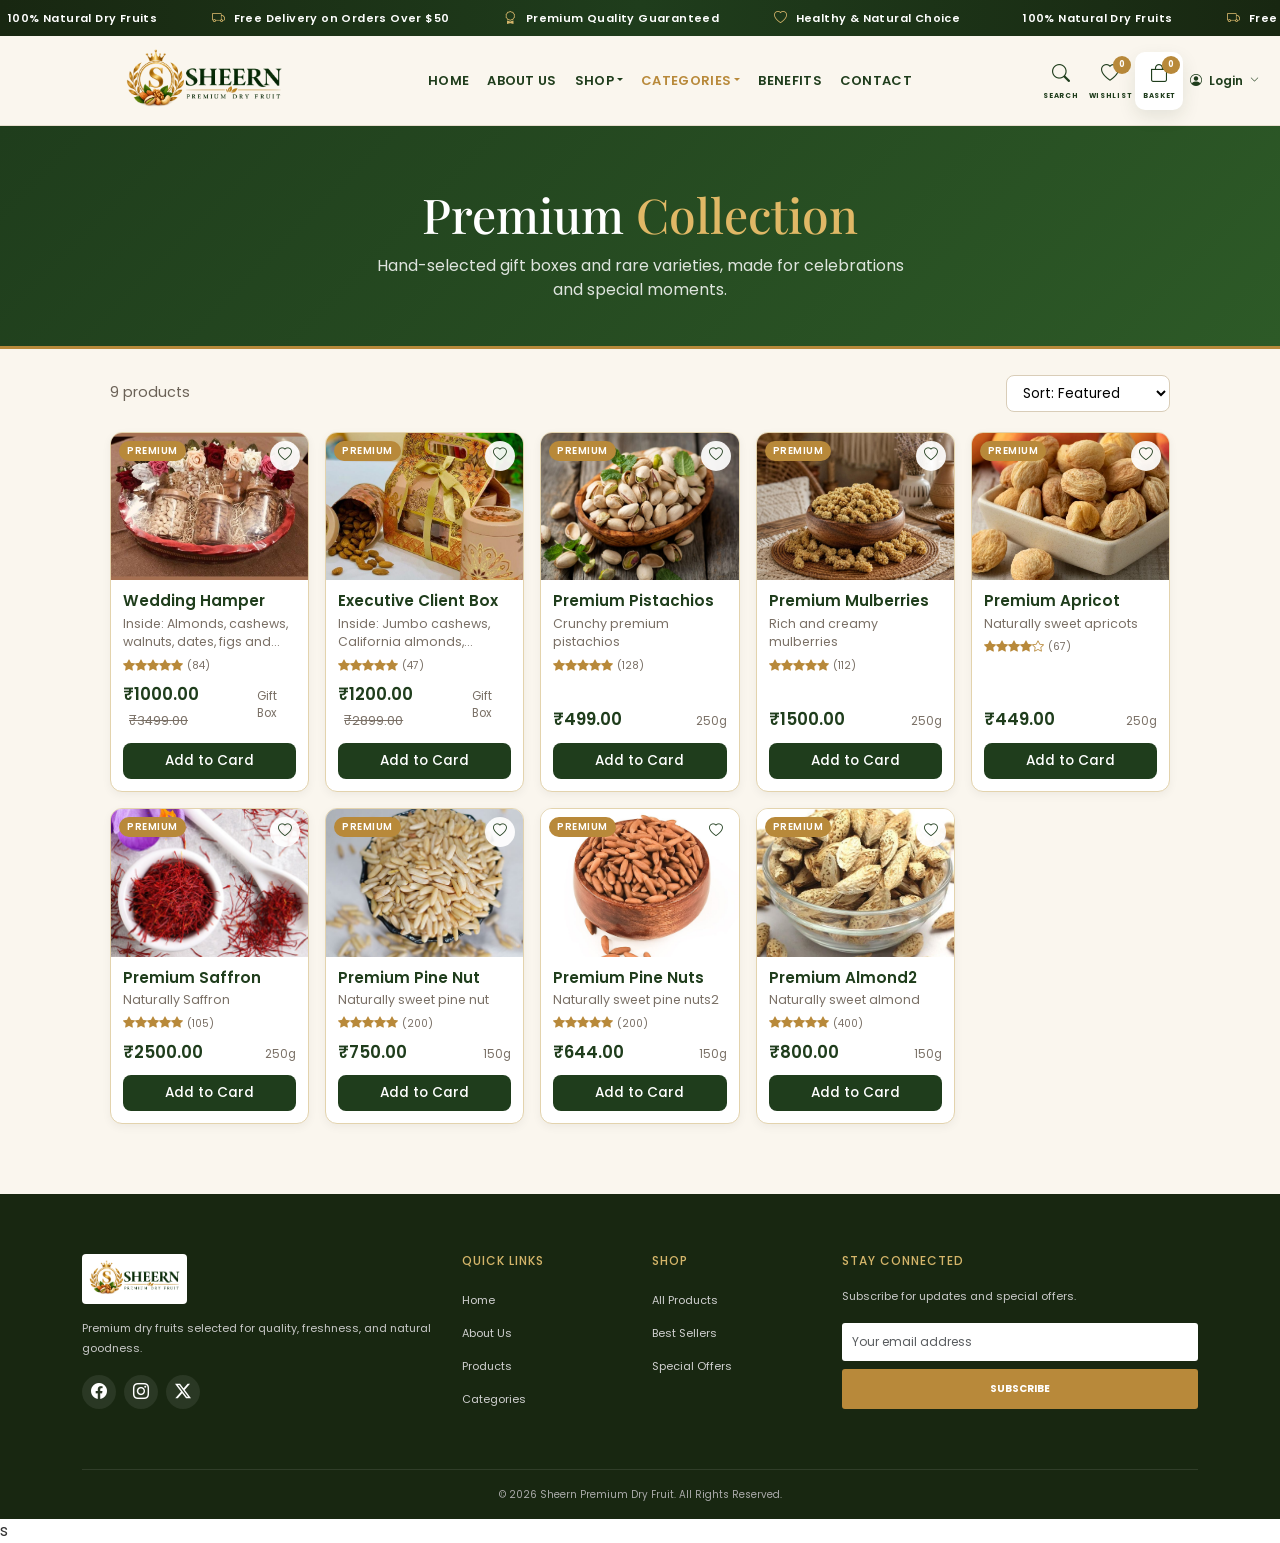
<file: PremiumCollection.html>
<!DOCTYPE html>
<html lang="en">

<head>
    <meta charset="UTF-8" />
    <meta name="viewport" content="width=device-width, initial-scale=1" />
    <title>Premium Collection | Sheern Premium Dry Fruit</title>

    <link href="https://cdn.jsdelivr.net/npm/bootstrap@5.3.3/dist/css/bootstrap.min.css" rel="stylesheet" />
    <!-- THIS LINE FIXES THE MISSING ICONS -->
    <link href="https://cdn.jsdelivr.net/npm/bootstrap-icons@1.11.3/font/bootstrap-icons.min.css" rel="stylesheet" />
    <link href="https://fonts.googleapis.com/css2?family=Playfair+Display:wght@600;700&family=Poppins:wght@400;500;600&display=swap" rel="stylesheet" />

    <link rel="stylesheet" href="CSS/Style.css" />
    <link rel="stylesheet" href="CSS/PremiumCollection.css" />
</head>

<body>

        <!-- =========================================================
         SIDEBAR
    ========================================================= -->

        <aside class="sheern-sidebar" id="sideNavbar">

        <!-- SIDEBAR LOGO -->
        <div class="sidebar-logo">
            <a href="index.html">
                <img src="Photos/Logo.png" alt="Sheern Premium Dry Fruit">
            </a>
        </div>

        <!-- SIDEBAR MENU -->
        <nav class="sidebar-menu">

            <!-- DASHBOARD: admin and manager only -->
            <div class="side-item">
                <a href="dashboard.html" class="side-link" data-login-required="0,1">
                    <i class="bi bi-speedometer2"></i>
                    <span>Dashboard</span>
                </a>
            </div>

            <!-- MY ORDERS: any logged-in user -->
            <div class="side-item">
                <a href="Myorders.html" class="side-link" data-login-required>
                    <i class="bi bi-bag-check"></i>
                    <span>My Orders</span>
                </a>
            </div>

            <!-- INVOICES: admin and manager only -->
            <div class="side-item">
                <a href="invoices.html" class="side-link" data-login-required="0,1">
                    <i class="bi bi-receipt"></i>
                    <span>Invoices</span>
                </a>
            </div>

            <!-- MY ACCOUNT: any logged-in user -->
            <div class="side-item">
                <a href="account.html" class="side-link" data-login-required>
                    <i class="bi bi-person-circle"></i>
                    <span>My Account</span>
                </a>
            </div>

            <!-- SETTINGS: admin and manager only -->
            <div class="side-item">
                <a href="settings.html" class="side-link" data-login-required="0,1">
                    <i class="bi bi-gear"></i>
                    <span>Settings</span>
                </a>
            </div>

        </nav>

        <!-- SIDEBAR PROMOTION -->
        <div class="Promo-sidebar">
            <img src="Photos/Afghani.jpg" class="sidebar-promo-image" alt="Afghani Dry Fruits">
            <div class="sidebar-promo-overlay"></div>
            <div class="sidebar-promo-content">
                <span>Healthy</span>
                <strong>Choices</strong>
                <span>Better Life</span>
                <small>Premium quality dry fruits</small>
            </div>
        </div>

        <!-- SIDEBAR BOTTOM -->
        <div class="sidebar-bottom">

            <a href="#products" class="side-bottom-link">
                <i class="bi bi-heart"></i>
                <span>Wishlist</span>
                <span class="status-dot" id="sidebarWishlistCount">0</span>
            </a>

            <a href="Login.html" class="side-bottom-link">
                <i class="bi bi-person"></i>
                <span>Account</span>
            </a>

        </div>

    </aside>

    <div class="sidebar-overlay" id="sidebarOverlay"></div>

    <button class="sheern-menu-button" id="SIDE_toggle" type="button" aria-label="Open Menu" aria-expanded="false">
        <span></span><span></span><span></span>
    </button>

    <!-- MAIN WRAPPER -->
    <main class="sheern-main">

        <!-- PROMO BAR -->
        <div class="sheern-promo-bar">
            <div class="promo-track">
                <div class="promo-item"><i class="bi bi-leaf"></i><span>100% Natural Dry Fruits</span></div>
                <div class="promo-item"><i class="bi bi-truck"></i><span>Free Delivery on Orders Over $50</span></div>
                <div class="promo-item"><i class="bi bi-award"></i><span>Premium Quality Guaranteed</span></div>
                <div class="promo-item"><i class="bi bi-heart"></i><span>Healthy &amp; Natural Choice</span></div>
                <!-- duplicate for infinite scroll -->
                <div class="promo-item"><i class="bi bi-leaf"></i><span>100% Natural Dry Fruits</span></div>
                <div class="promo-item"><i class="bi bi-truck"></i><span>Free Delivery on Orders Over $50</span></div>
                <div class="promo-item"><i class="bi bi-award"></i><span>Premium Quality Guaranteed</span></div>
                <div class="promo-item"><i class="bi bi-heart"></i><span>Healthy &amp; Natural Choice</span></div>
            </div>
        </div>

        <!-- HEADER -->
        <header class="sheern-header">
            <div class="header-decoration"><span></span><span></span></div>

            <a href="index.html#home" class="sheern-brand">
                <img src="Photos/Logo.png" class="sheern-logo" alt="Sheern Premium Dry Fruit">
            </a>

            <nav class="navbar navbar-expand-lg sheern-navbar">
                <div class="container-fluid">

                    <!-- mobile toggler (restored) -->
                    <button class="navbar-toggler" type="button" data-bs-toggle="collapse"
                        data-bs-target="#mainNavbar" aria-controls="mainNavbar" aria-expanded="false"
                        aria-label="Toggle navigation">
                        <span class="navbar-toggler-icon"></span>
                    </button>

                    <div class="collapse navbar-collapse" id="mainNavbar">
                        <ul class="navbar-nav">
                            <li class="nav-item"><a class="nav-link" href="index.html#home">HOME</a></li>
                            <li class="nav-item"><a class="nav-link" href="About.html">ABOUT US</a></li>

                            <li class="nav-item dropdown">
                                <a class="nav-link dropdown-toggle" href="#" role="button"
                                    data-bs-toggle="dropdown" aria-expanded="false">SHOP</a>
                                <ul class="dropdown-menu">
                                    <li><a class="dropdown-item" href="AllProduct.html"><i class="bi bi-grid"></i> All Products</a></li>
                                    <li><a class="dropdown-item" href="BestSeller.html"><i class="bi bi-star"></i> Best Sellers</a></li>
                                    <li><a class="dropdown-item" href="SpecialOffer.html"><i class="bi bi-tag"></i> Special Offers</a></li>
                                </ul>
                            </li>

                            <li class="nav-item dropdown">
                                <a class="nav-link dropdown-toggle active" href="#" role="button"
                                    data-bs-toggle="dropdown" aria-expanded="false">CATEGORIES</a>
                                <ul class="dropdown-menu">
                                    <li><a class="dropdown-item" href="Hampers.html"><i class="bi bi-gift"></i> Hampers</a></li>
                                    <li><a class="dropdown-item" href="PremiumCollection.html"><i class="bi bi-gem"></i> Premium Collection</a></li>
                                </ul>
                            </li>

                            <li class="nav-item"><a class="nav-link" href="Benefits.html">BENEFITS</a></li>
                            <li class="nav-item"><a class="nav-link" href="Contact.html">CONTACT</a></li>
                        </ul>
                    </div>
                </div>
            </nav>

            <div class="sheern-header-actions">
                <button type="button" class="sheern-action search-action" id="headerSearchButton"
                    data-bs-toggle="modal" data-bs-target="#searchModal" aria-label="Search">
                    <i class="bi bi-search"></i>
                    <span class="action-label">Search</span>
                </button>

                <button type="button" class="sheern-action wishlist-action" id="headerWishlistButton" aria-label="Wishlist">
                    <i class="bi bi-heart"></i>
                    <span class="action-label">Wishlist</span>
                    <span class="sheern-wishlist-count" id="headerWishlistCount">0</span>
                </button>

                <button type="button" class="sheern-action cart-action" id="headerCartButton"
                    data-bs-toggle="offcanvas" data-bs-target="#cartCanvas" aria-label="Shopping Basket">
                    <i class="bi bi-bag"></i>
                    <span class="action-label">Basket</span>
                    <span class="sheern-cart-count" id="headerCartCount">0</span>
                </button>

                <div class="header-account">
                    <button type="button" class="account-button" id="headerLoginButton" aria-label="Account" aria-expanded="false">
                        <i class="bi bi-person-circle"></i>
                        <span id="accountButtonName">Login</span>
                        <i class="bi bi-chevron-down account-arrow"></i>
                    </button>

                    <div class="account-dropdown" id="accountDropdown">
                        <div class="account-dropdown-header"><strong id="accountName">My Account</strong></div>
                        <div class="account-dropdown-divider"></div>
                        <a href="Login.html" id="loginDropdownLink"><i class="bi bi-box-arrow-in-right"></i><span>Login</span></a>
                        <a href="Registration.html" id="registerDropdownLink"><i class="bi bi-person-plus"></i><span>Create Account</span></a>
                        <a href="#" id="logoutButton" class="d-none"><i class="bi bi-box-arrow-right"></i><span>Logout</span></a>
                    </div>
                </div>
            </div>
        </header>

        <!-- PAGE CONTENT (a div, not a nested <main>) -->
        <div class="cat-page">
            <section class="cat-hero premium">
                <h1>Premium <span>Collection</span></h1>
                <p>Hand-selected gift boxes and rare varieties, made for celebrations and special moments.</p>
            </section>

            <div class="cat-toolbar">
                <span class="cat-count" id="catCount"></span>
                <select class="cat-sort" id="catSort" aria-label="Sort products">
                    <option value="default">Sort: Featured</option>
                    <option value="low">Price: Low to High</option>
                    <option value="high">Price: High to Low</option>
                    <option value="rating">Top Rated</option>
                </select>
            </div>

            <!-- data-category must match "collection" in DATA/products.json -->
            <section class="cat-grid premium-grid" id="catGrid" data-category="Premium Collection"></section>
        </div>

        <!-- FOOTER -->
        <footer id="contact">
            <div class="container">
                <div class="row g-4">
                    <div class="col-lg-4 col-md-6">
                        <div class="footer-logo"><img src="Photos/Logo.png" alt="Sheern"></div>
                        <p>Premium dry fruits selected for quality, freshness, and natural goodness.</p>
                        <div class="footer-social">
                            <a href="#" aria-label="Facebook"><i class="bi bi-facebook"></i></a>
                            <a href="#" aria-label="Instagram"><i class="bi bi-instagram"></i></a>
                            <a href="#" aria-label="Twitter"><i class="bi bi-twitter-x"></i></a>
                        </div>
                    </div>

                    <div class="col-lg-2 col-md-6">
                        <h5>QUICK LINKS</h5>
                        <ul>
                            <li><a href="index.html">Home</a></li>
                            <li><a href="About.html">About Us</a></li>
                            <li><a href="AllProduct.html">Products</a></li>
                            <li><a href="PremiumCollection.html">Categories</a></li>
                        </ul>
                    </div>

                    <div class="col-lg-2 col-md-6">
                        <h5>SHOP</h5>
                        <ul>
                            <li><a href="AllProduct.html">All Products</a></li>
                            <li><a href="BestSeller.html">Best Sellers</a></li>
                            <li><a href="SpecialOffer.html">Special Offers</a></li>
                        </ul>
                    </div>

                    <div class="col-lg-4 col-md-6">
                        <h5>STAY CONNECTED</h5>
                        <p>Subscribe for updates and special offers.</p>
                        <input type="email" class="form-control" placeholder="Your email address">
                        <button type="button" class="subscribe-btn">SUBSCRIBE</button>
                    </div>
                </div>

                <div class="copyright">© 2026 Sheern Premium Dry Fruit. All Rights Reserved.</div>
            </div>
        </footer>
    </main>

    <!-- SEARCH MODAL -->
    <div class="modal fade" id="searchModal" tabindex="-1" aria-hidden="true">
        <div class="modal-dialog modal-dialog-centered">
            <div class="modal-content search-modal">
                <div class="modal-header">
                    <h5 class="modal-title"><i class="bi bi-search"></i> Search Products</h5>
                    <button type="button" class="btn-close" data-bs-dismiss="modal" aria-label="Close"></button>
                </div>
                <div class="modal-body">
                    <div class="search-box">
                        <input type="text" id="searchInput" class="form-control" placeholder="Search dry fruits...">
                        <button type="button" class="search-submit" id="searchSubmitButton"><i class="bi bi-search"></i></button>
                    </div>
                    <div class="search-results" id="searchResults">
                        <p class="search-hint"><i class="bi bi-info-circle"></i> Search for your favorite dry fruits.</p>
                    </div>
                </div>
            </div>
        </div>
    </div>

    <!-- CART OFFCANVAS -->
    <div class="offcanvas offcanvas-end" tabindex="-1" id="cartCanvas">
        <div class="offcanvas-header">
            <h5 class="offcanvas-title"><i class="bi bi-bag"></i> Your Basket</h5>
            <button type="button" class="btn-close" data-bs-dismiss="offcanvas" aria-label="Close"></button>
        </div>
        <div class="offcanvas-body">
            <div id="cartItems">
                <div class="empty-cart"><i class="bi bi-cart-x"></i><p>Your cart is empty.</p></div>
            </div>
            <div class="cart-summary">
                <div class="d-flex justify-content-between">
                    <strong>Total</strong>
                    <strong id="cartTotal">₹0.00</strong>
                </div>
                <button type="button" class="checkout-btn" id="CHEACKOUTBUTTON">CHECKOUT</button>
            </div>
        </div>
    </div>

    <script src="https://cdn.jsdelivr.net/npm/bootstrap@5.3.3/dist/js/bootstrap.bundle.min.js"></script>
    <script src="JS/PremiumCollection.js"></script>
    <script src="JS/Side.js"></script>s
    <script src="JS/auth.js"></script>
    <script src="JS/Dry.js"></script>
</body>

</html>
</file>
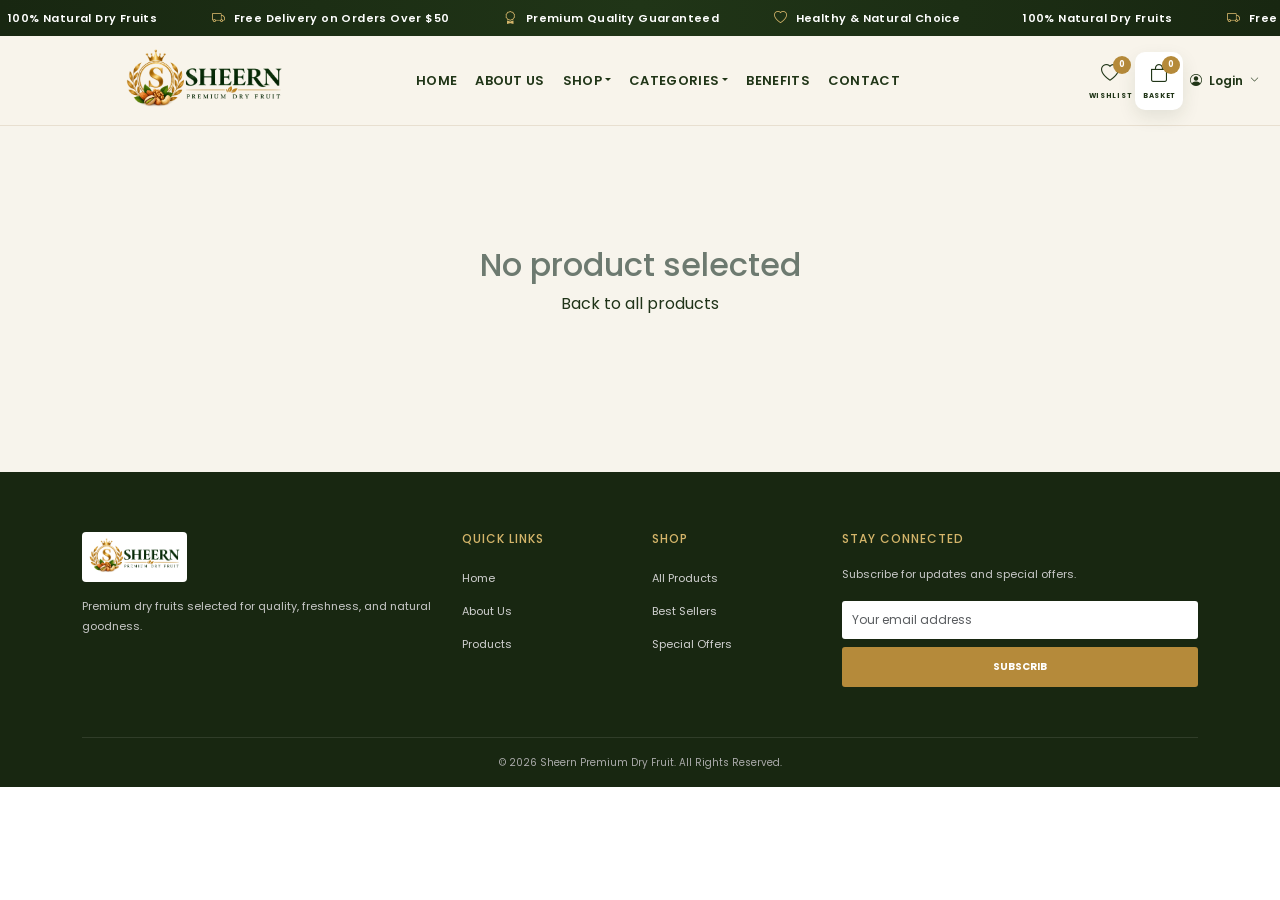
<file: Productdetail.html>
<!DOCTYPE html>
<html lang="en">

<head>
    <meta charset="UTF-8">
    <meta name="viewport" content="width=device-width, initial-scale=1.0">
    <title>Product | Sheern Premium Dry Fruit</title>

    <link href="https://cdn.jsdelivr.net/npm/bootstrap@5.3.3/dist/css/bootstrap.min.css" rel="stylesheet">
    <link rel="stylesheet" href="https://cdn.jsdelivr.net/npm/bootstrap-icons@1.11.3/font/bootstrap-icons.min.css">
    <link
        href="https://fonts.googleapis.com/css2?family=Playfair+Display:wght@400;500;600;700&family=Poppins:wght@300;400;500;600;700&display=swap"
        rel="stylesheet">

    <link rel="stylesheet" href="CSS/Style.css">
    <link rel="stylesheet" href="CSS/ProductCarts.css">
</head>

<body>

    <!-- =========================================================
         SIDEBAR
    ========================================================= -->

    <aside class="sheern-sidebar" id="sideNavbar">

        <div class="sidebar-logo">
            <a href="index.html">
                <img src="Photos/Logo.png" alt="Sheern Premium Dry Fruit">
            </a>
        </div>

        <nav class="sidebar-menu">

            <div class="side-item">
                <a href="dashboard.html" class="side-link" data-login-required="0,1">
                    <i class="bi bi-speedometer2"></i>
                    <span>Dashboard</span>
                </a>
            </div>

            <div class="side-item">
                <a href="myorders.html" class="side-link">
                    <i class="bi bi-bag-check"></i>
                    <span>My Orders</span>
                </a>
            </div>

            <div class="side-item">
                <a href="invoices.html" class="side-link" data-login-required="0,1">
                    <i class="bi bi-receipt"></i>
                    <span>Invoices</span>
                </a>
            </div>

            <div class="side-item">
                <a href="account.html" class="side-link" data-login-required>
                    <i class="bi bi-person-circle"></i>
                    <span>My Account</span>
                </a>
            </div>

            <div class="side-item">
                <a href="settings.html" class="side-link" data-login-required="0,1">
                    <i class="bi bi-gear"></i>
                    <span>Settings</span>
                </a>
            </div>

        </nav>

        <div class="sidebar-bottom">

            <a href="AllProduct.html" class="side-bottom-link">
                <i class="bi bi-heart"></i>
                <span>Wishlist</span>
                <span class="status-dot" id="sidebarWishlistCount">0</span>
            </a>

            <a href="Login.html" class="side-bottom-link">
                <i class="bi bi-person"></i>
                <span>Account</span>
            </a>

        </div>

    </aside>

    <div class="sidebar-overlay" id="sidebarOverlay"></div>

    <button class="sheern-menu-button" id="SIDE_toggle" type="button" aria-label="Open Menu" aria-expanded="false">
        <span></span>
        <span></span>
        <span></span>
    </button>


    <!-- =========================================================
         MAIN
    ========================================================= -->

    <main class="sheern-main">
        <div class="sheern-promo-bar">

            <div class="promo-track">


                <div class="promo-item">

                    <i class="bi bi-leaf"></i>

                    <span>
                        100% Natural Dry Fruits
                    </span>

                </div>


                <div class="promo-item">

                    <i class="bi bi-truck"></i>

                    <span>
                        Free Delivery on Orders Over $50
                    </span>

                </div>


                <div class="promo-item">

                    <i class="bi bi-award"></i>

                    <span>
                        Premium Quality Guaranteed
                    </span>

                </div>


                <div class="promo-item">

                    <i class="bi bi-heart"></i>

                    <span>
                        Healthy &amp; Natural Choice
                    </span>

                </div>


                <!-- DUPLICATE -->

                <div class="promo-item">

                    <i class="bi bi-leaf"></i>

                    <span>
                        100% Natural Dry Fruits
                    </span>

                </div>


                <div class="promo-item">

                    <i class="bi bi-truck"></i>

                    <span>
                        Free Delivery on Orders Over $50
                    </span>

                </div>


                <div class="promo-item">

                    <i class="bi bi-award"></i>

                    <span>
                        Premium Quality Guaranteed
                    </span>

                </div>


                <div class="promo-item">

                    <i class="bi bi-heart"></i>

                    <span>
                        Healthy &amp; Natural Choice
                    </span>

                </div>

            </div>

        </div>
        <!-- HEADER -->

        <header class="sheern-header">

            <div class="header-decoration">
                <span></span>
                <span></span>
            </div>

            <a href="index.html" class="sheern-brand">
                <img src="Photos/Logo.png" class="sheern-logo" alt="Sheern Premium Dry Fruit">
            </a>

            <nav class="navbar navbar-expand-lg sheern-navbar">

                <div class="collapse navbar-collapse" id="mainNavbar">

                    <ul class="navbar-nav">

                        <li class="nav-item">
                            <a class="nav-link" href="index.html">HOME</a>
                        </li>

                        <li class="nav-item">
                            <a class="nav-link" href="About.html">ABOUT US</a>
                        </li>

                        <li class="nav-item dropdown">
                            <a class="nav-link dropdown-toggle" href="#" role="button" data-bs-toggle="dropdown">SHOP</a>
                            <ul class="dropdown-menu">
                                <li><a class="dropdown-item" href="AllProduct.html"><i class="bi bi-grid"></i> All Products</a></li>
                                <li><a class="dropdown-item" href="BestSeller.html"><i class="bi bi-star"></i> Best Sellers</a></li>
                                <li><a class="dropdown-item" href="SpecialOffer.html"><i class="bi bi-tag"></i> Special Offers</a></li>
                            </ul>
                        </li>

                        <li class="nav-item dropdown">
                            <a class="nav-link dropdown-toggle" href="#" role="button" data-bs-toggle="dropdown">CATEGORIES</a>
                            <ul class="dropdown-menu">
                                <li><a class="dropdown-item" href="Hampers.html"><i class="bi bi-gift"></i> Hampers</a></li>
                                <li><a class="dropdown-item" href="PremiumCollection.html"><i class="bi bi-gem"></i> Premium Collection</a></li>
                            </ul>
                        </li>

                        <li class="nav-item">
                            <a class="nav-link" href="Benefits.html">BENEFITS</a>
                        </li>

                        <li class="nav-item">
                            <a class="nav-link" href="Contact.html">CONTACT</a>
                        </li>

                    </ul>

                </div>

            </nav>

            <div class="sheern-header-actions">

                <button type="button" class="sheern-action wishlist-action" id="headerWishlistButton">
                    <i class="bi bi-heart"></i>
                    <span class="action-label">Wishlist</span>
                    <span class="sheern-wishlist-count" id="headerWishlistCount">0</span>
                </button>

                <button type="button" class="sheern-action cart-action" id="headerCartButton"
                    data-bs-toggle="offcanvas" data-bs-target="#cartCanvas">
                    <i class="bi bi-bag"></i>
                    <span class="action-label">Basket</span>
                    <span class="sheern-cart-count" id="headerCartCount">0</span>
                </button>

                <div class="header-account">

                    <button type="button" class="account-button" id="headerLoginButton">
                        <i class="bi bi-person-circle"></i>
                        <span id="accountButtonName">Login</span>
                        <i class="bi bi-chevron-down account-arrow"></i>
                    </button>

                    <div class="account-dropdown" id="accountDropdown">

                        <div class="account-dropdown-header">
                            <strong id="accountName">My Account</strong>
                        </div>

                        <div class="account-dropdown-divider"></div>

                        <a href="Login.html" id="loginDropdownLink">
                            <i class="bi bi-box-arrow-in-right"></i>
                            <span>Login</span>
                        </a>

                        <a href="register.html" id="registerDropdownLink">
                            <i class="bi bi-person-plus"></i>
                            <span>Create Account</span>
                        </a>

                        <a href="#" id="logoutButton" class="d-none">
                            <i class="bi bi-box-arrow-right"></i>
                            <span>Logout</span>
                        </a>

                    </div>

                </div>

            </div>

        </header>


        <section class="pd-section">
            <div class="pd-container">

                <div id="productDetail">
                    <p class="pd-notfound">Loading product...</p>
                </div>

            </div>
        </section>

        <section class="pd-related" id="relatedSection" hidden>
            <div class="pd-container">
                <h2>You may also like</h2>
                <div class="pd-related-grid" id="relatedProducts"></div>
            </div>
        </section>


        <!-- =====================================================
             BASKET
        ====================================================== -->

        <div class="offcanvas offcanvas-end" tabindex="-1" id="cartCanvas">

            <div class="offcanvas-header">
                <h5 class="offcanvas-title"><i class="bi bi-bag"></i> Your Basket</h5>
                <button type="button" class="btn-close" data-bs-dismiss="offcanvas" aria-label="Close"></button>
            </div>

            <div class="offcanvas-body">

                <div id="cartItems">
                    <div class="empty-cart">
                        <i class="bi bi-cart-x"></i>
                        <p>Your cart is empty.</p>
                    </div>
                </div>

                <div class="cart-summary">
                    <div class="d-flex justify-content-between">
                        <strong>Total</strong>
                        <strong id="cartTotal">₹0.00</strong>
                    </div>
                    <button type="button" class="checkout-btn" id="checkoutButton">CHECKOUT</button>
                </div>

            </div>

        </div>


        <!-- TOAST -->

        <div id="pdToast" style="position:fixed;bottom:24px;left:50%;transform:translateX(-50%);background:#24332a;color:#fff;padding:10px 20px;border-radius:8px;opacity:0;transition:opacity .2s;pointer-events:none;z-index:2000"></div>
        <style>#pdToast.show{opacity:1}</style>


         <!-- =====================================================
         FOOTER
    ====================================================== -->

        <footer id="contact">

            <div class="container">

                <div class="row g-4">


                    <div class="col-lg-4 col-md-6">

                        <div class="footer-logo">

                            <img src="Photos/Logo.png" alt="Sheern">

                        </div>

                        <p>
                            Premium dry fruits selected
                            for quality, freshness, and
                            natural goodness.
                        </p>

                    </div>


                    <div class="col-lg-2 col-md-6">

                        <h5>QUICK LINKS</h5>

                        <ul>

                            <li>
                                <a href="index.html">
                                    Home
                                </a>
                            </li>

                            <li>
                                <a href="About.html">
                                    About Us
                                </a>
                            </li>

                            <li>
                                <a href="#products">
                                    Products
                                </a>
                            </li>

                        </ul>

                    </div>


                    <div class="col-lg-2 col-md-6">

                        <h5>SHOP</h5>

                        <ul>

                            <li>
                                <a href="AllProduct.html">
                                    All Products
                                </a>
                            </li>

                            <li>
                                <a href="BestSeller.html">
                                    Best Sellers
                                </a>
                            </li>

                            <li>
                                <a href="SpecialOffer.html">
                                    Special Offers
                                </a>
                            </li>

                        </ul>

                    </div>


                    <div class="col-lg-4 col-md-6">

                        <h5>STAY CONNECTED</h5>

                        <p>
                            Subscribe for updates and
                            special offers.
                        </p>

                        <input type="email" class="form-control" placeholder="Your email address">

                        <button type="button" class="subscribe-btn">

                            SUBSCRIB
                        </button>

                    </div>

                </div>


                <div class="copyright">

                    © 2026 Sheern Premium Dry Fruit.
                    All Rights Reserved.

                </div>

            </div>

        </footer>

    </main>


    <script src="https://cdn.jsdelivr.net/npm/bootstrap@5.3.3/dist/js/bootstrap.bundle.min.js"></script>
    <script src="JS/auth.js"></script>
    <script src="JS/Side.js"></script>
    <script src="JS/Dry.js"></script>
    <script src="JS/ProductDetail.js"></script>

</body>

</html>
</file>
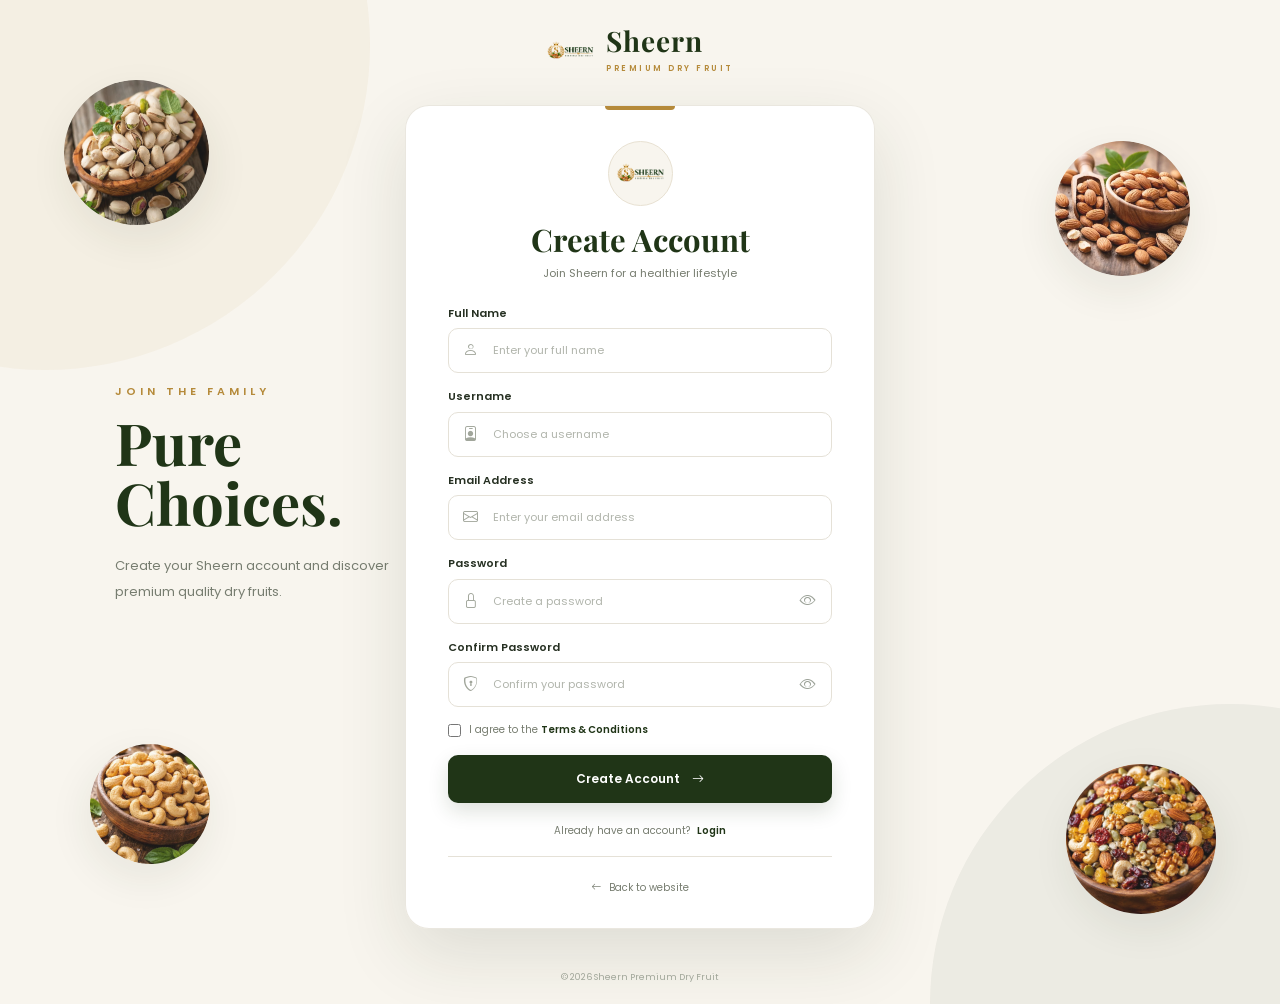
<file: register.html>
<!DOCTYPE html>
<html lang="en">

<head>
    <meta charset="UTF-8">
    <meta name="viewport" content="width=device-width, initial-scale=1.0">
    <title>Create Account | Sheern Premium Dry Fruit</title>
    <link href="https://cdn.jsdelivr.net/npm/bootstrap@5.3.3/dist/css/bootstrap.min.css" rel="stylesheet">
    <link rel="stylesheet" href="https://cdn.jsdelivr.net/npm/bootstrap-icons@1.11.3/font/bootstrap-icons.min.css">
    <link rel="preconnect" href="https://fonts.googleapis.com">
    <link rel="preconnect" href="https://fonts.gstatic.com" crossorigin>
    <link
        href="https://fonts.googleapis.com/css2?family=Playfair+Display:wght@500;600;700&family=Poppins:wght@300;400;500;600&display=swap"
        rel="stylesheet">
    <link rel="stylesheet" href="CSS/register.css">
</head>

<body>
    <main class="register-page">
        <div class="decor decor-one"><img src="Photos/pistacho.jpg" alt="Pistachios"></div>
        <div class="decor decor-two"><img src="Photos/cashew.jpg" alt="Cashews"></div>
        <div class="decor decor-three"><img src="Photos/almond.jpg" alt="Almonds"></div>
        <div class="decor decor-four"><img src="Photos/MIX.jpg" alt="Mixed Dry Fruits"></div>

        <a href="index.html" class="top-brand">
            <img src="Photos/Logo.png" alt="Sheern Logo">
            <div class="brand-text">
                <h1>Sheern</h1><span>PREMIUM DRY FRUIT</span>
            </div>
        </a>

        <section class="side-title">
            <span>JOIN THE FAMILY</span>
            <h2>Pure<br>Choices.</h2>
            <p>Create your Sheern account and discover premium quality dry fruits.</p>
        </section>

        <section class="register-card">
            <div class="register-logo"><img src="Photos/Logo.png" alt="Sheern Premium Dry Fruit"></div>

            <div class="register-heading">
                <h2>Create Account</h2>
                <p>Join Sheern for a healthier lifestyle</p>
            </div>

            <form id="registerForm" novalidate>

                <div class="input-group-custom">
                    <label for="fullName">Full Name</label>
                    <div class="input-wrapper">
                        <i class="bi bi-person"></i>
                        <input type="text" id="fullName" placeholder="Enter your full name" required>
                    </div>
                </div>

                <div class="input-group-custom">
                    <label for="username">Username</label>
                    <div class="input-wrapper">
                        <i class="bi bi-person-badge"></i>
                        <input type="text" id="username" placeholder="Choose a username" required>
                    </div>
                </div>

                <div class="input-group-custom">
                    <label for="email">Email Address</label>
                    <div class="input-wrapper">
                        <i class="bi bi-envelope"></i>
                        <input type="email" id="email" placeholder="Enter your email address" required>
                    </div>
                </div>

                <div class="input-group-custom">
                    <label for="password">Password</label>
                    <div class="input-wrapper">
                        <i class="bi bi-lock"></i>
                        <input type="password" id="password" placeholder="Create a password" required>
                        <button type="button" id="passwordToggle" class="password-button"><i
                                class="bi bi-eye"></i></button>
                    </div>
                </div>

                <div class="input-group-custom">
                    <label for="confirmPassword">Confirm Password</label>
                    <div class="input-wrapper">
                        <i class="bi bi-shield-lock"></i>
                        <input type="password" id="confirmPassword" placeholder="Confirm your password" required>
                        <button type="button" id="confirmPasswordToggle" class="password-button"><i
                                class="bi bi-eye"></i></button>
                    </div>
                </div>

                <label class="terms">
                    <input type="checkbox" id="terms" required>
                    <span>I agree to the <a href="#">Terms &amp; Conditions</a></span>
                </label>

                <div id="registerMessage" class="register-message"></div>

                <button type="submit" class="register-button">
                    <span>Create Account</span> <i class="bi bi-arrow-right"></i>
                </button>
            </form>

            <div class="already-account">
                <span>Already have an account?</span>
                <a href="login.html">Login</a>
            </div>

            <div class="back-home">
                <a href="index.html"><i class="bi bi-arrow-left"></i> Back to website</a>
            </div>
        </section>

        <footer class="page-footer">&copy; 2026 Sheern Premium Dry Fruit</footer>
    </main>

    <script src="JS/auth.js"></script>
    <script src="JS/register.js"></script>
</body>

</html>
</file>
<file: CSS/Style.css>
:root {
    --sheern-green: #203517;
    --sheern-dark-green: #182711;
    --sheern-gold: #b58a3a;
    --sheern-light-gold: #d4b56a;
    --sheern-cream: #f8f4eb;
    --sheern-light: #f5f1e8;
    --sheern-white: #ffffff;
    --sheern-brown: #74553a;
    --sheern-border: #e8dfd0;
    --sheern-text: #333333;

    /* Layout sizes - changed inside the media queries below */
    --promo-h: 36px;
    --header-h: 90px;
    --menu-btn: 42px;
}

/* =========================================================
   GLOBAL RESET
========================================================= */
* {
    margin: 0;
    padding: 0;
    box-sizing: border-box;
}

html {
    scroll-behavior: smooth;
    -webkit-text-size-adjust: 100%;
}

body {
    font-family: "Poppins", sans-serif;
    color: var(--sheern-text);
    background: #ffffff;
    overflow-x: hidden;
}

img,
video {
    max-width: 100%;
}

a {
    text-decoration: none;
}

button,
input,
textarea,
select {
    font-family: "Poppins", sans-serif;
}

button {
    cursor: pointer;
}

.sheern-main {
    width: 100%;
    margin-left: 0;
    min-height: 100vh;
}

/* =========================================================
   SIDEBAR
========================================================= */
.sheern-sidebar {
    position: fixed;
    top: 0;
    left: -300px;
    width: 270px;
    max-width: 85vw;
    height: 100vh;
    height: 100dvh;
    z-index: 12000;
    background: var(--sheern-cream);
    border-right: 1px solid var(--sheern-border);
    padding: 18px 15px;
    overflow-y: auto;
    -webkit-overflow-scrolling: touch;
    display: flex;
    flex-direction: column;
    transition: left 0.35s ease;
    scrollbar-width: thin;
    scrollbar-color: var(--sheern-gold) transparent;
}

.sheern-sidebar.open,
.sheern-sidebar.active {
    left: 0;
}

.sheern-sidebar::-webkit-scrollbar {
    width: 5px;
}

.sheern-sidebar::-webkit-scrollbar-track {
    background: transparent;
}

.sheern-sidebar::-webkit-scrollbar-thumb {
    background: var(--sheern-gold);
    border-radius: 10px;
}

/* Sidebar logo */
.sidebar-logo {
    text-align: center;
    padding: 5px 0 18px;
    border-bottom: 1px solid var(--sheern-border);
}

.sidebar-logo img {
    width: 145px;
    height: auto;
    object-fit: contain;
    transition: transform 0.3s ease;
}

.sidebar-logo img:hover {
    transform: scale(1.04);
}

/* Sidebar menu */
.sidebar-menu {
    display: flex;
    flex-direction: column;
    gap: 5px;
    margin-top: 20px;
    padding: 0;
}

.side-item {
    list-style: none;
    margin: 0;
    padding: 0;
}

.side-link {
    position: relative;
    display: flex;
    align-items: center;
    gap: 12px;
    min-height: 46px;
    padding: 9px 12px;
    color: var(--sheern-green);
    border-radius: 7px;
    font-size: 13px;
    font-weight: 500;
    transition: background 0.25s ease, color 0.25s ease, transform 0.25s ease;
}

.side-link>i:first-child {
    width: 20px;
    font-size: 15px;
    text-align: center;
}

.side-link:hover,
.side-link.active {
    background: #ffffff;
    color: var(--sheern-gold);
}

.side-link:hover {
    transform: translateX(3px);
}

.side-arrow {
    margin-left: auto;
    font-size: 10px !important;
    opacity: 0.6;
    transition: transform 0.3s ease;
}

#shopSideBtn.active .side-arrow {
    transform: rotate(90deg);
}

/* Sidebar shop submenu */
.side-submenu {
    list-style: none;
    margin: 3px 0 6px;
    padding: 0 0 0 32px;
    max-height: 0;
    overflow: hidden;
    opacity: 0;
    transition: max-height 0.3s ease, opacity 0.3s ease;
}

.side-submenu.active {
    max-height: 260px;
    opacity: 1;
}

.side-submenu li {
    margin: 2px 0;
    padding: 0;
}

.side-submenu li a {
    display: flex;
    align-items: center;
    gap: 9px;
    padding: 9px 10px;
    color: var(--sheern-green);
    font-size: 12px;
    font-weight: 400;
    border-radius: 6px;
    transition: background 0.25s ease, color 0.25s ease, transform 0.25s ease;
}

.side-submenu li a i {
    width: 16px;
    font-size: 11px;
    text-align: center;
}

.side-submenu li a:hover {
    background: #ffffff;
    color: var(--sheern-gold);
    transform: translateX(3px);
}

/* Sidebar overlay */
.sidebar-overlay {
    position: fixed;
    inset: 0;
    background: rgba(0, 0, 0, 0.45);
    z-index: 11999;
    opacity: 0;
    visibility: hidden;
    pointer-events: none;
    transition: opacity 0.35s ease, visibility 0.35s ease;
}

.sidebar-overlay.show,
.sidebar-overlay.active {
    opacity: 1;
    visibility: visible;
    pointer-events: auto;
}

/* Sidebar promotion */
.Promo-sidebar {
    position: relative;
    min-height: 170px;
    margin-top: auto;
    margin-bottom: 16px;
    border-radius: 8px;
    overflow: hidden;
    background: #dfe5d6;
    flex-shrink: 0;
}

.sidebar-promo-image {
    position: absolute;
    inset: 0;
    width: 100%;
    height: 100%;
    object-fit: cover;
}

.sidebar-promo-overlay {
    position: absolute;
    inset: 0;
    background: linear-gradient(180deg,
            rgba(248, 244, 235, 0.95),
            rgba(247, 244, 239, 0.35),
            rgba(38, 59, 29, 0.15));
}

.sidebar-promo-content {
    position: relative;
    z-index: 2;
    padding: 15px;
    display: flex;
    flex-direction: column;
    color: var(--sheern-green);
}

.sidebar-promo-content span {
    font-family: "Playfair Display", serif;
    font-size: 14px;
    line-height: 1.1;
}

.sidebar-promo-content strong {
    font-family: "Playfair Display", serif;
    font-size: 19px;
    line-height: 1.1;
}

.sidebar-promo-content small {
    margin-top: 8px;
    font-size: 11px;
    color: var(--sheern-dark-green);
}

/* Sidebar bottom */
.sidebar-bottom {
    border-top: 1px solid var(--sheern-border);
    padding-top: 10px;
    display: flex;
    flex-direction: column;
    gap: 2px;
    flex-shrink: 0;
}

.side-bottom-link {
    position: relative;
    display: flex;
    align-items: center;
    gap: 15px;
    min-height: 40px;
    padding: 7px 9px;
    color: var(--sheern-green);
    font-size: 12px;
    border-radius: 6px;
    transition: all 0.25s ease;
}

.side-bottom-link:hover {
    background: #ffffff;
    color: var(--sheern-gold);
}

.side-bottom-link i:first-child {
    width: 20px;
    font-size: 15px;
    text-align: center;
}

.status-dot {
    min-width: 17px;
    height: 17px;
    padding: 0 4px;
    background: var(--sheern-gold);
    color: #ffffff;
    border-radius: 50%;
    margin-left: auto;
    display: flex;
    align-items: center;
    justify-content: center;
    font-size: 8px;
    font-weight: 700;
}

/* =========================================================
   MENU / BURGER BUTTON  (the only burger - opens the sidebar)
========================================================= */
.sheern-menu-button {
    position: fixed;
    top: calc(var(--promo-h) + (var(--header-h) - var(--menu-btn)) / 2);
    left: 16px;
    width: var(--menu-btn);
    height: var(--menu-btn);
    border: 1px solid var(--sheern-border);
    border-radius: 50%;
    background: #ffffff;
    display: flex;
    flex-direction: column;
    align-items: center;
    justify-content: center;
    gap: 5px;
    cursor: pointer;
    z-index: 13000;
    box-shadow: 0 5px 15px rgba(38, 59, 29, 0.12);
    transition: background 0.3s ease, transform 0.3s ease;
}

.sheern-menu-button span {
    width: 18px;
    height: 2px;
    background: var(--sheern-green);
    border-radius: 5px;
    transition: transform 0.3s ease, opacity 0.3s ease;
}

.sheern-menu-button:hover {
    background: var(--sheern-green);
    transform: scale(1.05);
}

.sheern-menu-button:hover span {
    background: #ffffff;
}

.sheern-menu-button.menu-open span:nth-child(1) {
    transform: translateY(7px) rotate(45deg);
}

.sheern-menu-button.menu-open span:nth-child(2) {
    opacity: 0;
}

.sheern-menu-button.menu-open span:nth-child(3) {
    transform: translateY(-7px) rotate(-45deg);
}


/* =========================================================
   PROMOTION BAR
========================================================= */
.sheern-promo-bar,
.promo-bar {
    position: sticky;
    top: 0;
    z-index: 11600;
    width: 100%;
    height: var(--promo-h);
    overflow: hidden;
    background: linear-gradient(90deg, var(--sheern-dark-green), var(--sheern-green), var(--sheern-dark-green));
    color: #ffffff;
    display: flex;
    align-items: center;
    font-size: 11px;
    font-weight: 600;
    letter-spacing: 0.4px;
}

.promo-track {
    display: flex;
    align-items: center;
    gap: 55px;
    width: max-content;
    animation: promoMove 28s linear infinite;
}

.promo-item {
    display: flex;
    align-items: center;
    gap: 8px;
    white-space: nowrap;
}

.promo-item i {
    color: var(--sheern-light-gold);
    font-size: 13px;
}

@keyframes promoMove {
    0% {
        transform: translateX(0);
    }

    100% {
        transform: translateX(-50%);
    }
}

/* =========================================================
   MAIN HEADER
========================================================= */
.sheern-header {
    position: sticky !important;
    top: var(--promo-h) !important;
    width: 100%;
    height: var(--header-h);
    background: var(--sheern-cream);
    border-bottom: 1px solid var(--sheern-border);
    display: flex;
    align-items: center;
    padding: 0 20px 0 70px;
    z-index: 11500;
}

.sheern-brand {
    position: relative;
    flex: 0 0 230px;
    width: 230px;
    display: flex;
    align-items: center;
    z-index: 20;
}

.sheern-logo {
    display: block;
    width: 100%;
    height: auto;
    max-height: 72px;
    object-fit: contain;
    transition: transform 0.3s ease;
}

.sheern-logo:hover {
    transform: scale(1.02);
}

.brand-tagline,
.brand-line,
.header-decoration {
    display: none;
}

/* =========================================================
   NAVBAR (desktop)
========================================================= */
.sheern-navbar {
    flex: 1 1 auto;
    display: flex;
    align-items: center;
    justify-content: center;
    min-width: 0;
}

.sheern-navbar .navbar-nav {
    display: flex;
    align-items: center;
    justify-content: center;
    gap: 2px;
    margin: 0;
    padding: 0;
}

.sheern-navbar .nav-link {
    position: relative;
    color: var(--sheern-green) !important;
    font-size: 13px;
    font-weight: 600;
    padding: 10px 11px;
    white-space: nowrap;
    transition: color 0.25s ease, background 0.25s ease;
}

.sheern-navbar .nav-link:hover,
.sheern-navbar .nav-link.active {
    color: var(--sheern-gold) !important;
}

/* small gold line */
.sheern-navbar .nav-link::after {
    content: "";
    position: absolute;
    left: 50%;
    bottom: 3px;
    width: 0;
    height: 2px;
    background: var(--sheern-gold);
    transform: translateX(-50%);
    transition: width 0.25s ease;
}

.sheern-navbar .nav-link:hover::after,
.sheern-navbar .nav-link.active::after {
    width: 22px;
}

/* Bootstrap caret keeps its own ::after, so keep it out of the gold line rule */
.sheern-navbar .nav-link.dropdown-toggle::after {
    position: static;
    width: auto;
    height: auto;
    background: none;
    transform: none;
    transition: none;
}

/* Bootstrap dropdown */
.sheern-navbar .dropdown-menu {
    border: 1px solid var(--sheern-border);
    border-radius: 10px;
    padding: 8px;
    background: #ffffff;
    box-shadow: 0 15px 35px rgba(0, 0, 0, 0.12);
}

.sheern-navbar .dropdown-item {
    color: var(--sheern-green);
    font-size: 12px;
    border-radius: 6px;
    padding: 9px 12px;
    transition: background 0.2s ease, color 0.2s ease;
}

.sheern-navbar .dropdown-item:hover {
    background: var(--sheern-cream);
    color: var(--sheern-gold);
}

/* =========================================================
   HEADER ACTIONS
========================================================= */
.sheern-header-actions {
    position: relative;
    flex: 0 0 auto;
    display: flex !important;
    align-items: center;
    justify-content: flex-end;
    gap: 4px;
    margin-left: 10px;
    z-index: 30;
}

.sheern-action {
    position: relative;
    width: 55px;
    height: 60px;
    border: none;
    background: transparent;
    color: var(--sheern-green);
    display: flex;
    flex-direction: column;
    align-items: center;
    justify-content: center;
    gap: 4px;
    border-radius: 10px;
    transition: all 0.3s ease;
}

.sheern-action i {
    font-size: 19px;
}

.action-label {
    display: block;
    font-size: 8px;
    font-weight: 700;
    letter-spacing: 0.7px;
    text-transform: uppercase;
}

.sheern-action:hover {
    color: var(--sheern-gold);
    background: #ffffff;
    transform: translateY(-2px);
    box-shadow: 0 7px 18px rgba(38, 59, 29, 0.10);
}

/* Wishlist */
.wishlist-action {
    position: relative;
    background: transparent !important;
    border: none !important;
    box-shadow: none !important;
}

.wishlist-action:hover {
    background: transparent !important;
    box-shadow: none !important;
    color: var(--sheern-gold);
}

.wishlist-action i {
    color: var(--sheern-green);
    font-size: 22px;
}

.wishlist-action:hover i {
    color: var(--sheern-gold);
}

/* Counts */
.sheern-wishlist-count,
.sheern-cart-count,
.header-count {
    position: absolute;
    top: 5px;
    right: 5px;
    min-width: 18px;
    height: 18px;
    padding: 0 4px;
    background: var(--sheern-gold);
    color: #ffffff;
    border-radius: 50%;
    display: flex;
    align-items: center;
    justify-content: center;
    font-size: 8px;
    font-weight: 700;
}

/* Cart button */
.cart-action {
    position: relative;
    background: #ffffff;
    box-shadow: 0 7px 18px rgba(38, 59, 29, 0.10);
    border-radius: 10px;
}

.cart-action:hover {
    background: #ffffff;
    box-shadow: 0 9px 22px rgba(38, 59, 29, 0.14);
}

/* =========================================================
   ACCOUNT
========================================================= */
.header-account,
.sheern-account {
    position: relative;
    display: flex;
    align-items: center;
}

.account-button {
    display: flex;
    align-items: center;
    gap: 7px;
    min-height: 44px;
    border: none;
    background: transparent;
    color: var(--sheern-green);
    padding: 8px 6px;
    cursor: pointer;
    font-size: 12px;
    font-weight: 600;
    transition: 0.3s ease;
}

.account-button:hover {
    color: var(--sheern-gold);
}

.account-button #accountIcon {
    font-size: 21px;
}

.account-arrow {
    font-size: 9px !important;
    transition: transform 0.3s ease;
}

.account-button.active .account-arrow {
    transform: rotate(180deg);
}

.account-dropdown {
    position: absolute;
    top: calc(100% + 12px);
    right: 0;
    width: 225px;
    max-width: calc(100vw - 20px);
    background: #ffffff;
    border: 1px solid var(--sheern-border);
    border-radius: 14px;
    padding: 8px;
    box-shadow: 0 15px 40px rgba(0, 0, 0, 0.15);
    opacity: 0;
    visibility: hidden;
    transform: translateY(-10px);
    transition: opacity 0.25s ease, transform 0.25s ease, visibility 0.25s ease;
    z-index: 15000;
}

.account-dropdown.show {
    opacity: 1;
    visibility: visible;
    transform: translateY(0);
}

.account-user {
    display: flex;
    align-items: center;
    gap: 10px;
    padding: 12px;
    margin-bottom: 6px;
    border-bottom: 1px solid #eeeeee;
}

.account-avatar {
    flex: 0 0 40px;
    width: 40px;
    height: 40px;
    border-radius: 50%;
    background: var(--sheern-green);
    color: #ffffff;
    display: flex;
    align-items: center;
    justify-content: center;
    font-size: 18px;
}

.account-user strong {
    display: block;
    color: var(--sheern-green);
    font-size: 13px;
}

.account-user small {
    display: block;
    margin-top: 2px;
    color: #888;
    font-size: 11px;
    word-break: break-word;
}

.account-dropdown a,
.account-dropdown .logout-button {
    width: 100%;
    display: flex;
    align-items: center;
    gap: 12px;
    padding: 11px 12px;
    border: none;
    border-radius: 9px;
    background: transparent;
    color: #333333;
    font-size: 13px;
    cursor: pointer;
    transition: 0.2s ease;
}

.account-dropdown a:hover,
.account-dropdown .logout-button:hover {
    background: #f6f2e9;
    color: var(--sheern-green);
}

.account-dropdown a i,
.account-dropdown .logout-button i {
    font-size: 16px;
    width: 18px;
}

.account-dropdown-header {
    padding: 12px;
}

.account-dropdown-header strong {
    display: block;
    color: var(--sheern-green);
    font-size: 13px;
}

.account-dropdown-divider {
    height: 1px;
    margin: 4px 0 6px;
    background: #eeeeee;
}

.logout-button,
#logoutButton {
    color: #a33b2b !important;
}

.logout-button:hover,
#logoutButton:hover {
    background: #fff1ef !important;
    color: #a33b2b !important;
}

/* =========================================================
   BOOTSTRAP OVERLAY / MODAL FIX
========================================================= */
.offcanvas-backdrop {
    z-index: 19990 !important;
}

.offcanvas {
    z-index: 20000 !important;
}

.modal-backdrop {
    z-index: 20490 !important;
}

.modal {
    z-index: 20500 !important;
}

/* =========================================================
   DESKTOP: 1400px and up
========================================================= */
@media (min-width: 1400px) {

    :root {
        --header-h: 95px;
    }

    .sheern-header {
        padding-left: 75px;
        padding-right: 25px;
    }

    .sheern-brand {
        flex-basis: 270px;
        width: 270px;
    }

    .sheern-logo {
        max-height: 78px;
        padding-right: 40px;
    }

    .sheern-navbar .nav-link {
        font-size: 15px;
        padding: 10px 19px;
    }

    .sheern-action {
        width: 58px;
        height: 62px;
    }

    .hero h1 {
        font-size: 80px;
    }

    .category-card {
        flex: 0 0 210px;
    }
}

/* =========================================================
   LAPTOP: 992px - 1399px
========================================================= */
@media (min-width: 992px) and (max-width: 1399px) {

    .sheern-header {
        padding-left: 99px;
        padding-right: 15px;
    }

    .sheern-brand {
        flex-basis: 210px;
        width: 210px;
    }

    .sheern-logo {
        max-height: 68px;
    }

    .sheern-navbar .nav-link {
        font-size: 13px;
        padding: 9px 8px;
        letter-spacing: 0.3px;
    }

    .sheern-header-actions {
        gap: 1px;
        margin-left: 5px;
    }

    .sheern-action {
        width: 48px;
        height: 58px;
    }

    .sheern-action i {
        font-size: 18px;
    }

    .action-label {
        font-size: 7px;
    }

    .sheern-wishlist-count,
    .sheern-cart-count,
    .header-count {
        top: 4px;
        right: 3px;
    }

    .hero h1 {
        font-size: 65px;
    }
}

/* Narrow laptops */
@media (min-width: 992px) and (max-width: 1150px) {

    .sheern-brand {
        flex-basis: 170px;
        width: 170px;
    }

    .sheern-navbar .nav-link {
        font-size: 12px;
        padding: 9px 6px;
        letter-spacing: 0;
    }

    .account-button #accountText,
    .account-button #accountButtonName {
        display: none;
    }
}

/* Desktop navbar spacing (your 99px) */
@media (min-width: 992px) {
    .navbar-expand-lg .navbar-collapse {
        display: flex !important;
        flex-basis: auto;
        padding-left: 99px;
    }
}

/* =========================================================
   TABLET AND MOBILE: 991px and below

   Header layout, row 1:  [burger]   [ logo ]   [ actions ]
   Row 2 (inside header): Home / About Us / Shop / ... link strip

   The strip is part of the header (not floating), so it never
   covers the page and no extra margin is needed.
========================================================= */
@media (max-width: 991px) {

    :root {
        --promo-h: 34px;
        --header-h: 66px;
        --menu-btn: 40px;
    }

    .sheern-promo-bar,
    .promo-bar {
        font-size: 10px;
    }

    .promo-track {
        gap: 40px;
    }

    .sheern-menu-button {
        left: 12px;
    }

    /* header grows to hold the link strip */
    .sheern-header {
        height: auto;
        min-height: var(--header-h);
        padding: 0;
        flex-wrap: wrap;
        align-items: flex-start;
        align-content: flex-start;
    }

    /* logo centred in the FIRST row only */
    .sheern-brand {
        position: absolute;
        left: 50%;
        top: calc(var(--header-h) / 2);
        transform: translate(-50%, -50%);
        flex: none;
        width: 150px;
    }

    .sheern-logo {
        max-height: 50px;
    }

    /* actions: first row, right side */
    .sheern-header-actions {
        order: 1;
        height: var(--header-h);
        margin-left: auto;
        padding-right: 10px;
        gap: 0;
    }

    .sheern-action {
        width: 42px;
        height: 54px;
    }

    .action-label {
        display: none;
    }

    /* link strip: second row, full width */
    .sheern-navbar {
        order: 2;
        display: flex !important;
        flex: 0 0 100%;
        width: 100%;
        padding: 0;
        justify-content: center;
        background: var(--sheern-cream);
        border-top: 1px solid var(--sheern-border);
    }

    .sheern-navbar .container-fluid {
        padding: 0;
        justify-content: center;
    }

    .sheern-navbar .navbar-collapse,
    #mainNavbar.collapse:not(.show) {
        display: flex !important;
        flex-basis: 100%;
        justify-content: center;
        padding-left: 0 !important;
    }

    .sheern-navbar .navbar-nav {
        flex-direction: row;
        flex-wrap: wrap;
        justify-content: center;
        gap: 0;
    }

    .sheern-navbar .nav-link {
        font-size: 11px;
        padding: 7px 8px;
        letter-spacing: 0;
    }

    /* gold underline looks messy in a small strip */
    .sheern-navbar .nav-link::after {
        display: none;
    }

    .sheern-navbar .nav-link.dropdown-toggle::after {
        display: inline-block;
    }

    /* dropdowns open over the page instead of stretching the strip */
    .sheern-navbar .dropdown-menu {
        position: absolute;
        top: 100%;
        left: 50%;
        transform: translateX(-50%);
        min-width: 170px;
        z-index: 11450;
    }

    /* account */
    .account-button #accountText,
    .account-button #accountButtonName,
    .account-arrow {
        display: none;
    }

    .account-dropdown {
        position: fixed;
        top: calc(var(--promo-h) + var(--header-h) + 6px);
        right: 10px;
        width: 230px;
    }

    /* sidebar */
    .sheern-sidebar {
        width: 270px;
        left: -300px;
    }

    .sheern-sidebar.open,
    .sheern-sidebar.active {
        left: 0;
    }

    .sheern-main {
        margin-left: 0;
    }

    /* hero */
    .hero {
        min-height: auto;
    }

    .hero-content {
        padding: 50px 30px;
        text-align: center;
    }

    .hero-description {
        max-width: 100%;
        margin-left: auto;
        margin-right: auto;
    }

    .hero h1 {
        font-size: clamp(36px, 7vw, 55px);
    }

    .hero-media {
        height: 340px;
        padding: 0 20px 30px;
    }

    .hero-video {
        border-radius: 12px;
    }

    /* benefits */
    .benefit-item:nth-child(2n) {
        border-right: none;
    }

    /* category */
    .category-slider {
        gap: 20px;
        padding-left: 50px;
        padding-right: 50px;
    }

    .category-card {
        flex: 0 0 180px;
    }

    .category-image {
        height: 140px;
    }

    /* about */
    .about-image {
        height: 320px;
        border-radius: 0;
    }

    .about-content {
        padding: 45px 30px;
    }

    .about-content h2 {
        font-size: 32px;
    }

    .about-content>p {
        max-width: 100%;
    }
}

/* =========================================================
   MOBILE: 767px and below
========================================================= */
@media (max-width: 767px) {

    :root {
        --promo-h: 32px;
        --header-h: 60px;
        --menu-btn: 38px;
    }

    .promo-track {
        gap: 35px;
    }

    .sheern-menu-button {
        left: 8px;
    }

    .sheern-menu-button span {
        width: 16px;
    }

    .sheern-brand {
        width: 120px;
    }

    .sheern-logo {
        max-height: 46px;
    }

    .sheern-action {
        width: 38px;
        height: 50px;
    }

    .sheern-action i,
    .wishlist-action i {
        font-size: 19px;
    }

    .cart-action {
        width: 40px;
        border-radius: 9px;
    }

    .sheern-wishlist-count,
    .sheern-cart-count,
    .header-count {
        top: 2px;
        right: 0;
        min-width: 15px;
        height: 15px;
        font-size: 7px;
    }

    .account-button {
        padding: 8px 4px;
    }

    .account-dropdown {
        width: min(240px, calc(100vw - 20px));
    }

    .sheern-navbar .nav-link {
        font-size: 10.5px;
        padding: 6px 6px;
    }

    /* hero */
    .hero-content {
        padding: 40px 20px 25px;
    }

    .hero-small {
        font-size: 10px;
        letter-spacing: 2px;
    }

    .hero h1 {
        font-size: 38px;
        line-height: 1.1;
    }

    .hero-description {
        font-size: 13px;
    }

    .hero-media {
        height: 270px;
        padding: 0 15px 25px;
    }

    /* benefits stacked */
    .benefit-item {
        border-right: none;
        border-bottom: 1px solid var(--sheern-border);
        padding: 16px 18px;
        min-height: 80px;
    }

    .benefit-item:last-child {
        border-bottom: none;
    }

    /* sections */
    .section-padding {
        padding: 50px 15px;
    }

    .section-title h2 {
        font-size: 28px;
    }

    /* category */
    .category-section {
        padding: 50px 0;
    }

    .category-section .section-title h2 {
        font-size: 30px;
    }

    .category-section .section-title p {
        font-size: 14px;
    }

    .category-slider {
        gap: 14px;
        padding: 10px 20px 20px;
    }

    .category-card {
        flex: 0 0 150px;
        width: 150px;
        padding: 10px;
    }

    .category-image {
        height: 115px;
    }

    .category-card h5 {
        font-size: 15px;
        margin-top: 12px;
    }

    .category-arrow {
        width: 34px;
        height: 34px;
        font-size: 14px;
    }

    .category-prev {
        left: 4px;
    }

    .category-next {
        right: 4px;
    }

    /* products: 2 columns (1 column under 480px) */
    #productGrid {
        display: grid;
        grid-template-columns: repeat(2, 1fr);
        gap: 14px;
        margin: 0;
    }

    #productGrid>div {
        width: 100%;
        max-width: 100%;
        padding: 0;
    }

    .product-image {
        height: 170px;
    }

    .product-info {
        padding: 13px;
    }

    .product-info h4 {
        font-size: 15px;
    }

    .product-price {
        font-size: 16px;
    }

    /* hover lift is pointless on touch */
    .product-card:hover,
    .category-card:hover {
        transform: none;
    }

    /* about */
    .about-image {
        height: 260px;
    }

    .about-content {
        padding: 40px 20px;
        text-align: center;
    }

    .about-content h2 {
        font-size: 28px;
    }

    .about-content>p {
        font-size: 13px;
        margin-left: auto;
        margin-right: auto;
    }

    /* testimonial */
    .testimonial {
        padding: 50px 20px;
    }

    .testimonial-text {
        font-size: 17px;
    }

    /* footer */
    footer {
        text-align: center;
        padding-top: 45px;
    }

    footer p,
    footer ul li a {
        font-size: 12px;
    }

    .footer-social {
        justify-content: center;
    }

    .copyright {
        margin-top: 35px;
    }
}

/* =========================================================
   SMALL MOBILE: 480px and below
========================================================= */
@media (max-width: 480px) {

    :root {
        --promo-h: 30px;
        --header-h: 56px;
        --menu-btn: 36px;
    }

    .sheern-promo-bar,
    .promo-bar {
        font-size: 9px;
    }

    .sheern-menu-button {
        left: 7px;
    }

    .sheern-menu-button span {
        width: 15px;
    }

    .sheern-brand {
        width: 108px;
    }

    .sheern-logo {
        max-height: 42px;
    }

    .sheern-action {
        width: 36px;
        height: 46px;
    }

    .cart-action {
        width: 38px;
    }

    .sheern-navbar .nav-link {
        font-size: 10px;
        padding: 6px 5px;
    }

    .account-dropdown {
        right: 8px;
        width: min(240px, calc(100vw - 16px));
    }

    .hero-content {
        padding: 35px 15px 20px;
    }

    .hero h1 {
        font-size: 33px;
    }

    .hero-media {
        height: 230px;
    }

    .section-title h2,
    .category-section .section-title h2 {
        font-size: 26px;
    }

    .category-card {
        flex: 0 0 138px;
        width: 138px;
    }

    .category-image {
        height: 105px;
    }

    .category-card h5 {
        font-size: 14px;
    }

    #productGrid {
        grid-template-columns: 1fr;
        gap: 18px;
    }

    .product-image {
        height: 220px;
    }

    .offcanvas {
        width: 92vw !important;
    }

    .product-pagination {
        margin-top: 35px;
    }

    .pagination-list {
        gap: 5px;
    }

    .page-btn {
        min-width: 38px;
        height: 38px;
        padding: 0 8px;
        font-size: 12px;
    }
}

/* =========================================================
   VERY SMALL MOBILE: 360px and below
========================================================= */
@media (max-width: 360px) {

    .sheern-brand {
        width: 92px;
    }

    .sheern-logo {
        max-height: 38px;
    }

    .sheern-action {
        width: 33px;
    }

    .cart-action {
        width: 35px;
    }

    .sheern-navbar .nav-link {
        font-size: 9px;
        padding: 6px 4px;
    }

    .hero h1 {
        font-size: 29px;
    }

    .category-card {
        flex: 0 0 128px;
        width: 128px;
    }

    .category-image {
        height: 95px;
    }
}

/* =========================================================
   LANDSCAPE PHONES (short viewports)
========================================================= */
@media (max-height: 480px) and (orientation: landscape) {
    .sheern-sidebar {
        padding-top: 10px;
    }

    .Promo-sidebar {
        display: none;
    }

    .hero-media {
        height: 220px;
    }
}

/* =========================================================
   REDUCED MOTION
========================================================= */
@media (prefers-reduced-motion: reduce) {

    *,
    *::before,
    *::after {
        animation-duration: 0.01ms !important;
        animation-iteration-count: 1 !important;
        transition-duration: 0.01ms !important;
        scroll-behavior: auto !important;
    }
}

/* =========================================================
   HERO
========================================================= */
.hero {
    background: #f7f3ed;
    min-height: 430px;
    overflow: hidden;
}

.hero-content {
    padding: 65px 45px 65px 70px;
}

.hero-small {
    color: var(--sheern-gold);
    font-size: 11px;
    font-weight: 700;
    letter-spacing: 3px;
    margin-bottom: 13px;
}

.hero h1 {
    font-family: "Playfair Display", serif;
    color: var(--sheern-green);
    font-size: clamp(36px, 5vw, 68px);
    line-height: 1.05;
    font-weight: 500;
    margin-bottom: 20px;
}

.hero-description {
    max-width: 450px;
    color: #666;
    font-size: 14px;
    line-height: 1.8;
    margin-bottom: 25px;
}

.shop-btn {
    display: inline-flex;
    align-items: center;
    gap: 13px;
    background: var(--sheern-green);
    color: #ffffff;
    padding: 13px 22px;
    border-radius: 3px;
    font-size: 11px;
    font-weight: 700;
    letter-spacing: 1px;
    transition: all 0.3s ease;
}

.shop-btn:hover {
    background: var(--sheern-gold);
    color: #ffffff;
    transform: translateY(-2px);
}

.shop-btn i {
    font-size: 13px;
}

.hero-media {
    padding: 0;
    height: 430px;
}

.hero-video-wrapper {
    position: relative;
    width: 100%;
    height: 100%;
    overflow: hidden;
}

.hero-video {
    width: 100%;
    height: 100%;
    object-fit: cover;
    display: block;
    border-radius: 14px;
}

.hero-video-overlay {
    position: absolute;
    inset: 0;
    background: linear-gradient(90deg, rgba(247, 243, 237, 0.20), transparent 30%);
    pointer-events: none;
}

/* =========================================================
   BENEFITS
========================================================= */
.benefits {
    background: #ffffff;
    border-bottom: 1px solid var(--sheern-border);
}

.benefit-item {
    min-height: 95px;
    display: flex;
    align-items: center;
    gap: 13px;
    padding: 20px;
    border-right: 1px solid var(--sheern-border);
}

.benefit-item:last-child {
    border-right: none;
}

.benefit-icon {
    color: var(--sheern-gold);
    font-size: 24px;
}

.benefit-item h5 {
    color: var(--sheern-green);
    font-size: 13px;
    font-weight: 600;
    margin-bottom: 4px;
}

.benefit-item p {
    color: #888;
    font-size: 11px;
    margin: 0;
}

/* =========================================================
   GENERAL SECTIONS
========================================================= */
.section-padding {
    padding: 75px 29px;
}

.section-title {
    text-align: center;
    margin-bottom: 40px;
}

.section-title>p:first-child {
    color: var(--sheern-gold);
    font-size: 10px;
    font-weight: 700;
    letter-spacing: 2px;
    margin-bottom: 6px;
}

.section-title h2 {
    color: var(--sheern-green);
    font-family: "Playfair Display", serif;
    font-size: 31px;
    font-weight: 500;
    margin-bottom: 10px;
}

.title-line {
    display: flex;
    align-items: center;
    justify-content: center;
    gap: 9px;
}

.title-line span {
    width: 40px;
    height: 1px;
    background: var(--sheern-gold);
}

.title-line i {
    color: var(--sheern-gold);
    font-size: 10px;
}

.product-intro {
    color: #888;
    font-size: 12px;
    max-width: 500px;
    margin: 15px auto 0;
}

/* =========================================================
   CATEGORY SECTION
========================================================= */
.category-section {
    padding: 70px 0;
    background: #f7f3ed;
    overflow: hidden;
}

.category-section .section-title {
    margin-bottom: 40px;
}

.category-section .section-title h2 {
    font-family: "Playfair Display", serif;
    font-size: 42px;
    font-weight: 700;
    color: #283618;
    margin-bottom: 10px;
}

.category-section .section-title p {
    color: #777;
    font-size: 16px;
}

.category-slider-wrapper {
    position: relative;
    display: flex;
    align-items: center;
    width: 100%;
}

.category-slider {
    display: flex;
    gap: 25px;
    width: 100%;
    overflow-x: auto;
    scroll-behavior: smooth;
    scroll-snap-type: x proximity;
    -webkit-overflow-scrolling: touch;
    scrollbar-width: none;
    padding: 10px 55px 20px;
}

.category-slider::-webkit-scrollbar {
    display: none;
}

.category-card {
    position: relative;
    flex: 0 0 190px;
    scroll-snap-align: start;
    background: #ffffff;
    border-radius: 18px;
    padding: 15px;
    text-align: center;
    cursor: pointer;
    border: 1px solid #e8e1d7;
    overflow: hidden;
    transition: transform 0.3s ease, box-shadow 0.3s ease, background 0.3s ease, border-color 0.3s ease;
}

.category-card:hover {
    transform: translateY(-8px);
    box-shadow: 0 12px 30px rgba(40, 54, 24, 0.15);
}

.category-image {
    width: 100%;
    height: 150px;
    border-radius: 14px;
    overflow: hidden;
    background: #f1eee8;
}

.category-image img {
    width: 100%;
    height: 100%;
    object-fit: cover;
    display: block;
    transition: transform 0.4s ease;
}

.category-card:hover .category-image img {
    transform: scale(1.08);
}

.category-card h5 {
    margin: 15px 0 5px;
    color: #283618;
    font-size: 18px;
    font-weight: 600;
}

.category-arrow {
    position: absolute;
    top: 50%;
    transform: translateY(-50%);
    z-index: 10;
    width: 45px;
    height: 45px;
    border: none;
    border-radius: 50%;
    background: #283618;
    color: #ffffff;
    display: flex;
    align-items: center;
    justify-content: center;
    font-size: 20px;
    transition: all 0.3s ease;
}

.category-arrow:hover {
    background: var(--sheern-gold);
    transform: translateY(-50%) scale(1.05);
}

.category-prev {
    left: 10px;
}

.category-next {
    right: 10px;
}

/* =========================================================
   PRODUCT HOVER COLORS
========================================================= */
.product-card[data-category="pistachios" i]:hover {
    background: #c3f090;
}

.product-card[data-category="almonds" i]:hover {
    background: #d8bd8c;
}

.product-card[data-category="cashews" i]:hover {
    background: #fdf1d2;
}

.product-card[data-category="mulberries" i]:hover {
    background: #fdfc9d;
}

.product-card[data-category="walnuts" i]:hover {
    background: #bba55e;
}

.product-card[data-category="anjeer" i]:hover {
    background: #e5c98f;
}

.product-card[data-category="apricot" i]:hover {
    background: #e9a37c;
}

.product-card[data-category="raisins" i]:hover {
    background: #eaf36a;
}

.product-card[data-category="dates" i]:hover {
    background: #7c7641;
}

.product-card[data-category="saffron" i]:hover {
    background: #ecb7e8;
}

/* =========================================================
   ABOUT
========================================================= */
.about-section {
    background: var(--sheern-cream);
}

.about-image {
    width: 100%;
    height: 420px;
    object-fit: cover;
    display: block;
    border-radius: 14px;
}

.about-content {
    padding: 60px 75px;
}

.about-small {
    color: var(--sheern-gold);
    font-size: 11px;
    font-weight: 700;
    letter-spacing: 2px;
}

.about-content h2 {
    color: var(--sheern-green);
    font-family: "Playfair Display", serif;
    font-size: 38px;
    font-weight: 500;
    line-height: 1.15;
    margin: 12px 0 20px;
}

.about-content>p {
    color: #666;
    font-size: 13px;
    line-height: 1.9;
    max-width: 500px;
    margin-bottom: 25px;
}

/* =========================================================
   PRODUCTS
========================================================= */
.products-section {
    background: #ffffff;
}

.product-card {
    position: relative;
    height: 100%;
    background: #ffffff;
    border: 1px solid var(--sheern-border);
    border-radius: 5px;
    overflow: hidden;
    transition: background-color 0.3s ease, transform 0.3s ease, box-shadow 0.3s ease;
}

.product-card:hover {
    transform: translateY(-6px);
    box-shadow: 0 12px 30px rgba(38, 59, 29, 0.12);
}

.product-badge {
    position: absolute;
    top: 12px;
    left: 12px;
    z-index: 3;
    background: var(--sheern-green);
    color: #ffffff;
    padding: 5px 8px;
    font-size: 8px;
    font-weight: 700;
    letter-spacing: 0.7px;
    border-radius: 3px;
}

.product-image {
    position: relative;
    aspect-ratio: 1 / 1;
    background: #f7f3ed;
    overflow: hidden;
}

.product-image img {
    position: absolute;
    inset: 0;
    width: 100%;
    height: 100%;
    object-fit: cover;
    display: block;
    transition: transform 0.4s ease;
}

.product-card:hover .product-image img {
    transform: scale(1.06);
}

.product-info {
    padding: 17px;
}

.product-info h4 {
    color: var(--sheern-green);
    font-family: "Playfair Display", serif;
    font-size: 17px;
    font-weight: 600;
    margin-bottom: 7px;
}

.product-rating {
    color: var(--sheern-gold);
    font-size: 12px;
    margin-bottom: 8px;
}

.product-rating span {
    color: #999;
    font-size: 10px;
}

.product-description {
    color: #283618;
    font-size: 11px;
    margin-bottom: 12px;
}

.product-price {
    color: var(--sheern-green);
    font-size: 17px;
    font-weight: 700;
    margin-bottom: 13px;
}

.product-price small {
    color: #212529;
    font-size: 10px;
    font-weight: 400;
}

.add-cart-btn {
    width: 100%;
    min-height: 40px;
    border: 1px solid var(--sheern-green);
    background: var(--sheern-green);
    color: #ffffff;
    padding: 10px;
    border-radius: 3px;
    font-size: 10px;
    font-weight: 700;
    letter-spacing: 0.6px;
    transition: all 0.3s ease;
}

.add-cart-btn:hover {
    background: var(--sheern-gold);
    border-color: var(--sheern-gold);
}

.add-cart-btn i {
    margin-right: 5px;
}

.product-card .wishlist-btn {
    position: absolute;
    top: 12px;
    right: 12px;
    z-index: 3;
    width: 36px;
    height: 36px;
    border: none;
    border-radius: 50%;
    background: rgba(255, 255, 255, 0.9);
    color: var(--sheern-green);
    display: flex;
    align-items: center;
    justify-content: center;
    box-shadow: 0 4px 10px rgba(38, 59, 29, 0.08);
    transition: all 0.25s ease;
}

.product-card .wishlist-btn:hover {
    background: var(--sheern-green);
    color: #ffffff;
    transform: scale(1.08);
}

.product-card .wishlist-btn.active {
    background: var(--sheern-gold);
    color: #ffffff;
}

.product-card .wishlist-btn i {
    font-size: 16px;
}

/* =========================================================
   PRODUCT PAGINATION
========================================================= */
.page-hidden {
    display: none !important;
}

.product-pagination {
    margin-top: 45px;
    text-align: center;
}

.pagination-list {
    list-style: none;
    display: flex;
    flex-wrap: wrap;
    justify-content: center;
    align-items: center;
    gap: 8px;
    margin: 0;
    padding: 0;
}

.page-btn {
    min-width: 42px;
    height: 42px;
    padding: 0 12px;
    border: 1px solid var(--sheern-border);
    border-radius: 6px;
    background: #ffffff;
    color: var(--sheern-green);
    font-size: 13px;
    font-weight: 600;
    display: inline-flex;
    align-items: center;
    justify-content: center;
    transition: background 0.25s ease, color 0.25s ease, border-color 0.25s ease, transform 0.25s ease;
}

.page-btn:hover:not(:disabled):not(.active) {
    background: var(--sheern-cream);
    border-color: var(--sheern-gold);
    color: var(--sheern-gold);
    transform: translateY(-2px);
}

.page-btn.active {
    background: var(--sheern-green);
    border-color: var(--sheern-green);
    color: #ffffff;
    cursor: default;
}

.page-btn:disabled {
    opacity: 0.4;
    cursor: not-allowed;
}

.page-btn:focus-visible {
    outline: 2px solid var(--sheern-gold);
    outline-offset: 2px;
}

.page-dots {
    color: #999;
    padding: 0 4px;
    user-select: none;
}

.pagination-info {
    margin: 14px 0 0;
    color: #888;
    font-size: 12px;
}

.fb-section {
    background: var(--sheern-cream);
    padding: 70px 29px;
}

.fb-container {
    max-width: 1050px;
    margin: 0 auto;
    display: grid;
    grid-template-columns: 1fr 1.1fr;
    background: #ffffff;
    border: 1px solid var(--sheern-border);
    border-radius: 16px;
    overflow: hidden;
    box-shadow: 0 15px 40px rgba(38, 59, 29, 0.08);
}

.fb-image {
    min-height: 380px;
    background: #f1eee8;
}

.fb-image img {
    width: 100%;
    height: 100%;
    object-fit: cover;
    display: block;
}

.fb-content {
    padding: 45px 45px 35px;
    display: flex;
    flex-direction: column;
    justify-content: center;
    transition: opacity 0.3s ease, transform 0.3s ease;
}

.fb-content.fade {
    opacity: 0;
    transform: translateY(8px);
}

.fb-quote {
    color: var(--sheern-gold);
    font-size: 38px;
    line-height: 1;
}

.fb-content h3 {
    font-family: "Playfair Display", serif;
    color: var(--sheern-green);
    font-size: 26px;
    margin: 6px 0 12px;
}

.fb-content>p {
    color: #666;
    font-size: 14px;
    line-height: 1.9;
    margin-bottom: 12px;
}

.fb-stars {
    color: var(--sheern-gold);
    font-size: 15px;
    margin-bottom: 20px;
}

.fb-profile {
    display: flex;
    align-items: center;
    gap: 14px;
    padding-top: 18px;
    border-top: 1px solid var(--sheern-border);
}

.fb-profile img {
    width: 52px;
    height: 52px;
    border-radius: 50%;
    object-fit: cover;
    border: 2px solid var(--sheern-gold);
}

.fb-profile h4 {
    color: var(--sheern-green);
    font-size: 15px;
    margin: 0;
}

.fb-profile small {
    color: #888;
    font-size: 12px;
}

.fb-buttons {
    display: flex;
    gap: 10px;
    margin-top: 24px;
}

.fb-buttons button {
    width: 44px;
    height: 44px;
    border: 1px solid var(--sheern-green);
    border-radius: 50%;
    background: transparent;
    color: var(--sheern-green);
    font-size: 16px;
    transition: all 0.25s ease;
}

.fb-buttons button:hover {
    background: var(--sheern-green);
    color: #ffffff;
}

@media (max-width: 767px) {
    .fb-section {
        padding: 50px 15px;
    }

    .fb-container {
        grid-template-columns: 1fr;
    }

    .fb-image {
        min-height: 0;
        aspect-ratio: 16 / 10;
    }

    .fb-content {
        padding: 28px 22px;
    }

    .fb-content h3 {
        font-size: 21px;
    }
}

/* =========================================================
   FOOTER
========================================================= */
footer {
    background: var(--sheern-dark-green);
    color: #ffffff;
    padding-top: 60px;
}

.footer-logo img {
    width: 105px;
    background: #ffffff;
    padding: 5px;
    border-radius: 4px;
    margin-bottom: 15px;
}

footer p {
    color: #c8c8c8;
    font-size: 11px;
    line-height: 1.8;
}

footer h5 {
    color: var(--sheern-light-gold);
    font-size: 12px;
    letter-spacing: 1px;
    margin-bottom: 18px;
}

footer ul {
    list-style: none;
    padding: 0;
    margin: 0;
}

footer ul li {
    margin-bottom: 9px;
}

footer ul li a {
    color: #d0d0d0;
    font-size: 11px;
    transition: color 0.2s ease;
}

footer ul li a:hover {
    color: var(--sheern-light-gold);
}

.footer-social {
    display: flex;
    gap: 8px;
}

.footer-social a {
    width: 34px;
    height: 34px;
    display: flex;
    align-items: center;
    justify-content: center;
    background: rgba(255, 255, 255, 0.08);
    color: #ffffff;
    border-radius: 50%;
    transition: all 0.3s ease;
}

.footer-social a:hover {
    background: var(--sheern-gold);
}

footer .form-control {
    background: #ffffff;
    border: none;
    border-radius: 3px;
    font-size: 12px;
    padding: 10px;
    margin-bottom: 8px;
}

.subscribe-btn {
    width: 100%;
    min-height: 40px;
    border: none;
    background: var(--sheern-gold);
    color: #ffffff;
    padding: 10px;
    border-radius: 3px;
    font-size: 10px;
    font-weight: 700;
    transition: background 0.3s ease;
}

.subscribe-btn:hover {
    background: var(--sheern-light-gold);
}

.copyright {
    margin-top: 50px;
    padding: 17px;
    text-align: center;
    border-top: 1px solid rgba(255, 255, 255, 0.10);
    color: #aaa;
    font-size: 10px;
}

/* =========================================================
   SEARCH MODAL
========================================================= */
.search-modal {
    border: none;
    border-radius: 8px;
    overflow: hidden;
}

.search-modal .modal-header {
    background: var(--sheern-cream);
    border-bottom: 1px solid var(--sheern-border);
}

.search-modal .modal-title {
    color: var(--sheern-green);
    font-family: "Playfair Display", serif;
}

.search-modal .modal-title i {
    color: var(--sheern-gold);
    margin-right: 7px;
}

.search-box {
    position: relative;
}

.search-box input {
    height: 50px;
    padding-right: 55px;
    border: 1px solid var(--sheern-border);
    font-size: 16px;
}

.search-box input:focus {
    border-color: var(--sheern-gold);
    box-shadow: none;
}

.search-submit {
    position: absolute;
    right: 6px;
    top: 6px;
    width: 38px;
    height: 38px;
    border: none;
    background: var(--sheern-green);
    color: #ffffff;
    border-radius: 4px;
}

.search-results {
    margin-top: 15px;
}

.search-hint {
    color: #888;
    font-size: 12px;
    margin: 0;
}

.search-result-title {
    color: var(--sheern-green);
    font-size: 12px;
    font-weight: 600;
}

/* =========================================================
   CART DRAWER
========================================================= */
.offcanvas {
    width: min(390px, 92vw) !important;
}

.offcanvas-header {
    background: var(--sheern-cream);
    border-bottom: 1px solid var(--sheern-border);
}

.offcanvas-title {
    color: var(--sheern-green);
    font-family: "Playfair Display", serif;
}

.offcanvas-title i {
    color: var(--sheern-gold);
}

.empty-cart {
    text-align: center;
    padding: 60px 20px;
    color: #999;
}

.empty-cart i {
    font-size: 45px;
    color: var(--sheern-gold);
}

.empty-cart p {
    margin-top: 12px;
    font-size: 13px;
}

.cart-product {
    display: grid;
    grid-template-columns: 65px 1fr auto;
    gap: 10px;
    align-items: center;
    padding: 12px 0;
    border-bottom: 1px solid var(--sheern-border);
}

.cart-product img {
    width: 65px;
    height: 65px;
    object-fit: cover;
    border-radius: 4px;
}

.cart-product-info {
    min-width: 0;
}

.cart-product-info h6 {
    color: var(--sheern-green);
    font-size: 12px;
    margin-bottom: 5px;
}

.cart-product-info p {
    color: #888;
    font-size: 11px;
    margin: 0;
}

.cart-quantity {
    display: flex;
    align-items: center;
    font-size: 12px;
}

.cart-quantity button {
    width: 28px;
    height: 28px;
    border: 1px solid var(--sheern-border);
    background: #ffffff;
}

.remove-cart {
    grid-column: 2 / 4;
    justify-self: end;
    border: none;
    background: transparent;
    color: #b04a4a;
    font-size: 12px;
}

.cart-summary {
    border-top: 1px solid var(--sheern-border);
    padding-top: 20px;
    margin-top: 20px;
}

.cart-summary strong {
    color: var(--sheern-green);
    font-size: 14px;
}

.checkout-btn {
    width: 100%;
    min-height: 44px;
    margin-top: 15px;
    padding: 12px;
    border: none;
    background: var(--sheern-green);
    color: #ffffff;
    font-size: 11px;
    font-weight: 700;
    letter-spacing: 1px;
    border-radius: 3px;
}

.checkout-btn:hover {
    background: var(--sheern-gold);
}

:root {
    --sheern-green: #203517;
    --sheern-dark-green: #182711;
    --sheern-gold: #b58a3a;
    --sheern-light-gold: #d4b56a;
    --sheern-cream: #f8f4eb;
    --sheern-light: #f5f1e8;
    --sheern-white: #ffffff;
    --sheern-brown: #74553a;
    --sheern-border: #e8dfd0;
    --sheern-text: #333333;

    /* Layout sizes - changed inside the media queries below */
    --promo-h: 36px;
    --header-h: 90px;
    --menu-btn: 42px;
}

/* =========================================================
   GLOBAL RESET
========================================================= */
* {
    margin: 0;
    padding: 0;
    box-sizing: border-box;
}

html {
    scroll-behavior: smooth;
    -webkit-text-size-adjust: 100%;
}

body {
    font-family: "Poppins", sans-serif;
    color: var(--sheern-text);
    background: #ffffff;
    overflow-x: hidden;
}

img,
video {
    max-width: 100%;
}

a {
    text-decoration: none;
}

button,
input,
textarea,
select {
    font-family: "Poppins", sans-serif;
}

button {
    cursor: pointer;
}

.sheern-main {
    width: 100%;
    margin-left: 0;
    min-height: 100vh;
}

/* =========================================================
   SIDEBAR
========================================================= */
.sheern-sidebar {
    position: fixed;
    top: 0;
    left: -300px;
    width: 270px;
    max-width: 85vw;
    height: 100vh;
    height: 100dvh;
    z-index: 12000;
    background: var(--sheern-cream);
    border-right: 1px solid var(--sheern-border);
    padding: 18px 15px;
    overflow-y: auto;
    -webkit-overflow-scrolling: touch;
    display: flex;
    flex-direction: column;
    transition: left 0.35s ease;
    scrollbar-width: thin;
    scrollbar-color: var(--sheern-gold) transparent;
}

.sheern-sidebar.open,
.sheern-sidebar.active {
    left: 0;
}

.sheern-sidebar::-webkit-scrollbar {
    width: 5px;
}

.sheern-sidebar::-webkit-scrollbar-track {
    background: transparent;
}

.sheern-sidebar::-webkit-scrollbar-thumb {
    background: var(--sheern-gold);
    border-radius: 10px;
}

/* Sidebar logo */
.sidebar-logo {
    text-align: center;
    padding: 5px 0 18px;
    border-bottom: 1px solid var(--sheern-border);
}

.sidebar-logo img {
    width: 145px;
    height: auto;
    object-fit: contain;
    transition: transform 0.3s ease;
}

.sidebar-logo img:hover {
    transform: scale(1.04);
}

/* Sidebar menu */
.sidebar-menu {
    display: flex;
    flex-direction: column;
    gap: 5px;
    margin-top: 20px;
    padding: 0;
}

.side-item {
    list-style: none;
    margin: 0;
    padding: 0;
}

.side-link {
    position: relative;
    display: flex;
    align-items: center;
    gap: 12px;
    min-height: 46px;
    padding: 9px 12px;
    color: var(--sheern-green);
    border-radius: 7px;
    font-size: 13px;
    font-weight: 500;
    transition: background 0.25s ease, color 0.25s ease, transform 0.25s ease;
}

.side-link>i:first-child {
    width: 20px;
    font-size: 15px;
    text-align: center;
}

.side-link:hover,
.side-link.active {
    background: #ffffff;
    color: var(--sheern-gold);
}

.side-link:hover {
    transform: translateX(3px);
}

.side-arrow {
    margin-left: auto;
    font-size: 10px !important;
    opacity: 0.6;
    transition: transform 0.3s ease;
}

#shopSideBtn.active .side-arrow {
    transform: rotate(90deg);
}

/* Sidebar shop submenu */
.side-submenu {
    list-style: none;
    margin: 3px 0 6px;
    padding: 0 0 0 32px;
    max-height: 0;
    overflow: hidden;
    opacity: 0;
    transition: max-height 0.3s ease, opacity 0.3s ease;
}

.side-submenu.active {
    max-height: 260px;
    opacity: 1;
}

.side-submenu li {
    margin: 2px 0;
    padding: 0;
}

.side-submenu li a {
    display: flex;
    align-items: center;
    gap: 9px;
    padding: 9px 10px;
    color: var(--sheern-green);
    font-size: 12px;
    font-weight: 400;
    border-radius: 6px;
    transition: background 0.25s ease, color 0.25s ease, transform 0.25s ease;
}

.side-submenu li a i {
    width: 16px;
    font-size: 11px;
    text-align: center;
}

.side-submenu li a:hover {
    background: #ffffff;
    color: var(--sheern-gold);
    transform: translateX(3px);
}

/* Sidebar overlay */
.sidebar-overlay {
    position: fixed;
    inset: 0;
    background: rgba(0, 0, 0, 0.45);
    z-index: 11999;
    opacity: 0;
    visibility: hidden;
    pointer-events: none;
    transition: opacity 0.35s ease, visibility 0.35s ease;
}

.sidebar-overlay.show,
.sidebar-overlay.active {
    opacity: 1;
    visibility: visible;
    pointer-events: auto;
}

/* Sidebar promotion */
.Promo-sidebar {
    position: relative;
    min-height: 170px;
    margin-top: auto;
    margin-bottom: 16px;
    border-radius: 8px;
    overflow: hidden;
    background: #dfe5d6;
    flex-shrink: 0;
}

.sidebar-promo-image {
    position: absolute;
    inset: 0;
    width: 100%;
    height: 100%;
    object-fit: cover;
}

.sidebar-promo-overlay {
    position: absolute;
    inset: 0;
    background: linear-gradient(180deg,
            rgba(248, 244, 235, 0.95),
            rgba(247, 244, 239, 0.35),
            rgba(38, 59, 29, 0.15));
}

.sidebar-promo-content {
    position: relative;
    z-index: 2;
    padding: 15px;
    display: flex;
    flex-direction: column;
    color: var(--sheern-green);
}

.sidebar-promo-content span {
    font-family: "Playfair Display", serif;
    font-size: 14px;
    line-height: 1.1;
}

.sidebar-promo-content strong {
    font-family: "Playfair Display", serif;
    font-size: 19px;
    line-height: 1.1;
}

.sidebar-promo-content small {
    margin-top: 8px;
    font-size: 11px;
    color: var(--sheern-dark-green);
}

/* Sidebar bottom */
.sidebar-bottom {
    border-top: 1px solid var(--sheern-border);
    padding-top: 10px;
    display: flex;
    flex-direction: column;
    gap: 2px;
    flex-shrink: 0;
}

.side-bottom-link {
    position: relative;
    display: flex;
    align-items: center;
    gap: 15px;
    min-height: 40px;
    padding: 7px 9px;
    color: var(--sheern-green);
    font-size: 12px;
    border-radius: 6px;
    transition: all 0.25s ease;
}

.side-bottom-link:hover {
    background: #ffffff;
    color: var(--sheern-gold);
}

.side-bottom-link i:first-child {
    width: 20px;
    font-size: 15px;
    text-align: center;
}

.status-dot {
    min-width: 17px;
    height: 17px;
    padding: 0 4px;
    background: var(--sheern-gold);
    color: #ffffff;
    border-radius: 50%;
    margin-left: auto;
    display: flex;
    align-items: center;
    justify-content: center;
    font-size: 8px;
    font-weight: 700;
}

/* =========================================================
   MENU / BURGER BUTTON  (the only burger - opens the sidebar)
========================================================= */
.sheern-menu-button {
    position: fixed;
    top: calc(var(--promo-h) + (var(--header-h) - var(--menu-btn)) / 2);
    left: 16px;
    width: var(--menu-btn);
    height: var(--menu-btn);
    border: 1px solid var(--sheern-border);
    border-radius: 50%;
    background: #ffffff;
    display: flex;
    flex-direction: column;
    align-items: center;
    justify-content: center;
    gap: 5px;
    cursor: pointer;
    z-index: 13000;
    box-shadow: 0 5px 15px rgba(38, 59, 29, 0.12);
    transition: background 0.3s ease, transform 0.3s ease;
}

.sheern-menu-button span {
    width: 18px;
    height: 2px;
    background: var(--sheern-green);
    border-radius: 5px;
    transition: transform 0.3s ease, opacity 0.3s ease;
}

.sheern-menu-button:hover {
    background: var(--sheern-green);
    transform: scale(1.05);
}

.sheern-menu-button:hover span {
    background: #ffffff;
}

.sheern-menu-button.menu-open span:nth-child(1) {
    transform: translateY(7px) rotate(45deg);
}

.sheern-menu-button.menu-open span:nth-child(2) {
    opacity: 0;
}

.sheern-menu-button.menu-open span:nth-child(3) {
    transform: translateY(-7px) rotate(-45deg);
}

/* =========================================================
   PROMOTION BAR
========================================================= */
.sheern-promo-bar,
.promo-bar {
    position: sticky;
    top: 0;
    z-index: 11600;
    width: 100%;
    height: var(--promo-h);
    overflow: hidden;
    background: linear-gradient(90deg, var(--sheern-dark-green), var(--sheern-green), var(--sheern-dark-green));
    color: #ffffff;
    display: flex;
    align-items: center;
    font-size: 11px;
    font-weight: 600;
    letter-spacing: 0.4px;
}

.promo-track {
    display: flex;
    align-items: center;
    gap: 55px;
    width: max-content;
    animation: promoMove 28s linear infinite;
}

.promo-item {
    display: flex;
    align-items: center;
    gap: 8px;
    white-space: nowrap;
}

.promo-item i {
    color: var(--sheern-light-gold);
    font-size: 13px;
}

@keyframes promoMove {
    0% {
        transform: translateX(0);
    }

    100% {
        transform: translateX(-50%);
    }
}

/* =========================================================
   MAIN HEADER
========================================================= */
.sheern-header {
    position: sticky !important;
    top: var(--promo-h) !important;
    width: 100%;
    height: var(--header-h);
    background: var(--sheern-cream);
    border-bottom: 1px solid var(--sheern-border);
    display: flex;
    align-items: center;
    padding: 0 20px 0 70px;
    z-index: 11500;
}

.sheern-brand {
    position: relative;
    flex: 0 0 230px;
    width: 230px;
    display: flex;
    align-items: center;
    z-index: 20;
}

.sheern-logo {
    display: block;
    width: 100%;
    height: auto;
    max-height: 72px;
    object-fit: contain;
    transition: transform 0.3s ease;
}

.sheern-logo:hover {
    transform: scale(1.02);
}

.brand-tagline,
.brand-line,
.header-decoration {
    display: none;
}

/* =========================================================
   NAVBAR (desktop)
========================================================= */
.sheern-navbar {
    flex: 1 1 auto;
    display: flex;
    align-items: center;
    justify-content: center;
    min-width: 0;
}

.sheern-navbar .navbar-nav {
    display: flex;
    align-items: center;
    justify-content: center;
    gap: 2px;
    margin: 0;
    padding: 0;
}

.sheern-navbar .nav-link {
    position: relative;
    color: var(--sheern-green) !important;
    font-size: 13px;
    font-weight: 600;
    padding: 10px 11px;
    white-space: nowrap;
    transition: color 0.25s ease, background 0.25s ease;
}

.sheern-navbar .nav-link:hover,
.sheern-navbar .nav-link.active {
    color: var(--sheern-gold) !important;
}

/* small gold line */
.sheern-navbar .nav-link::after {
    content: "";
    position: absolute;
    left: 50%;
    bottom: 3px;
    width: 0;
    height: 2px;
    background: var(--sheern-gold);
    transform: translateX(-50%);
    transition: width 0.25s ease;
}

.sheern-navbar .nav-link:hover::after,
.sheern-navbar .nav-link.active::after {
    width: 22px;
}

/* Bootstrap caret keeps its own ::after, so keep it out of the gold line rule */
.sheern-navbar .nav-link.dropdown-toggle::after {
    position: static;
    width: auto;
    height: auto;
    background: none;
    transform: none;
    transition: none;
}

/* Bootstrap dropdown */
.sheern-navbar .dropdown-menu {
    border: 1px solid var(--sheern-border);
    border-radius: 10px;
    padding: 8px;
    background: #ffffff;
    box-shadow: 0 15px 35px rgba(0, 0, 0, 0.12);
}

.sheern-navbar .dropdown-item {
    color: var(--sheern-green);
    font-size: 12px;
    border-radius: 6px;
    padding: 9px 12px;
    transition: background 0.2s ease, color 0.2s ease;
}

.sheern-navbar .dropdown-item:hover {
    background: var(--sheern-cream);
    color: var(--sheern-gold);
}

/* =========================================================
   HEADER ACTIONS
========================================================= */
.sheern-header-actions {
    position: relative;
    flex: 0 0 auto;
    display: flex !important;
    align-items: center;
    justify-content: flex-end;
    gap: 4px;
    margin-left: 10px;
    z-index: 30;
}

.sheern-action {
    position: relative;
    width: 55px;
    height: 60px;
    border: none;
    background: transparent;
    color: var(--sheern-green);
    display: flex;
    flex-direction: column;
    align-items: center;
    justify-content: center;
    gap: 4px;
    border-radius: 10px;
    transition: all 0.3s ease;
}

.sheern-action i {
    font-size: 19px;
}

.action-label {
    display: block;
    font-size: 8px;
    font-weight: 700;
    letter-spacing: 0.7px;
    text-transform: uppercase;
}

.sheern-action:hover {
    color: var(--sheern-gold);
    background: #ffffff;
    transform: translateY(-2px);
    box-shadow: 0 7px 18px rgba(38, 59, 29, 0.10);
}

/* Wishlist */
.wishlist-action {
    position: relative;
    background: transparent !important;
    border: none !important;
    box-shadow: none !important;
}

.wishlist-action:hover {
    background: transparent !important;
    box-shadow: none !important;
    color: var(--sheern-gold);
}

.wishlist-action i {
    color: var(--sheern-green);
    font-size: 22px;
}

.wishlist-action:hover i {
    color: var(--sheern-gold);
}

/* Counts */
.sheern-wishlist-count,
.sheern-cart-count,
.header-count {
    position: absolute;
    top: 5px;
    right: 5px;
    min-width: 18px;
    height: 18px;
    padding: 0 4px;
    background: var(--sheern-gold);
    color: #ffffff;
    border-radius: 50%;
    display: flex;
    align-items: center;
    justify-content: center;
    font-size: 8px;
    font-weight: 700;
}

/* Cart button */
.cart-action {
    position: relative;
    background: #ffffff;
    box-shadow: 0 7px 18px rgba(38, 59, 29, 0.10);
    border-radius: 10px;
}

.cart-action:hover {
    background: #ffffff;
    box-shadow: 0 9px 22px rgba(38, 59, 29, 0.14);
}

/* =========================================================
   ACCOUNT
========================================================= */
.header-account,
.sheern-account {
    position: relative;
    display: flex;
    align-items: center;
}

.account-button {
    display: flex;
    align-items: center;
    gap: 7px;
    min-height: 44px;
    border: none;
    background: transparent;
    color: var(--sheern-green);
    padding: 8px 6px;
    cursor: pointer;
    font-size: 12px;
    font-weight: 600;
    transition: 0.3s ease;
}

.account-button:hover {
    color: var(--sheern-gold);
}

.account-button #accountIcon {
    font-size: 21px;
}

.account-arrow {
    font-size: 9px !important;
    transition: transform 0.3s ease;
}

.account-button.active .account-arrow {
    transform: rotate(180deg);
}

.account-dropdown {
    position: absolute;
    top: calc(100% + 12px);
    right: 0;
    width: 225px;
    max-width: calc(100vw - 20px);
    background: #ffffff;
    border: 1px solid var(--sheern-border);
    border-radius: 14px;
    padding: 8px;
    box-shadow: 0 15px 40px rgba(0, 0, 0, 0.15);
    opacity: 0;
    visibility: hidden;
    transform: translateY(-10px);
    transition: opacity 0.25s ease, transform 0.25s ease, visibility 0.25s ease;
    z-index: 15000;
}

.account-dropdown.show {
    opacity: 1;
    visibility: visible;
    transform: translateY(0);
}

.account-user {
    display: flex;
    align-items: center;
    gap: 10px;
    padding: 12px;
    margin-bottom: 6px;
    border-bottom: 1px solid #eeeeee;
}

.account-avatar {
    flex: 0 0 40px;
    width: 40px;
    height: 40px;
    border-radius: 50%;
    background: var(--sheern-green);
    color: #ffffff;
    display: flex;
    align-items: center;
    justify-content: center;
    font-size: 18px;
}

.account-user strong {
    display: block;
    color: var(--sheern-green);
    font-size: 13px;
}

.account-user small {
    display: block;
    margin-top: 2px;
    color: #888;
    font-size: 11px;
    word-break: break-word;
}

.account-dropdown a,
.account-dropdown .logout-button {
    width: 100%;
    display: flex;
    align-items: center;
    gap: 12px;
    padding: 11px 12px;
    border: none;
    border-radius: 9px;
    background: transparent;
    color: #333333;
    font-size: 13px;
    cursor: pointer;
    transition: 0.2s ease;
}

.account-dropdown a:hover,
.account-dropdown .logout-button:hover {
    background: #f6f2e9;
    color: var(--sheern-green);
}

.account-dropdown a i,
.account-dropdown .logout-button i {
    font-size: 16px;
    width: 18px;
}

.account-dropdown-header {
    padding: 12px;
}

.account-dropdown-header strong {
    display: block;
    color: var(--sheern-green);
    font-size: 13px;
}

.account-dropdown-divider {
    height: 1px;
    margin: 4px 0 6px;
    background: #eeeeee;
}

.logout-button,
#logoutButton {
    color: #a33b2b !important;
}

.logout-button:hover,
#logoutButton:hover {
    background: #fff1ef !important;
    color: #a33b2b !important;
}

/* =========================================================
   BOOTSTRAP OVERLAY / MODAL FIX
========================================================= */
.offcanvas-backdrop {
    z-index: 19990 !important;
}

.offcanvas {
    z-index: 20000 !important;
}

.modal-backdrop {
    z-index: 20490 !important;
}

.modal {
    z-index: 20500 !important;
}

/* =========================================================
   DESKTOP: 1400px and up
========================================================= */
@media (min-width: 1400px) {

    :root {
        --header-h: 95px;
    }

    .sheern-header {
        padding-left: 75px;
        padding-right: 25px;
    }

    .sheern-brand {
        flex-basis: 270px;
        width: 270px;
    }

    .sheern-logo {
        max-height: 78px;
        padding-right: 40px;
    }

    .sheern-navbar .nav-link {
        font-size: 15px;
        padding: 10px 19px;
    }

    .sheern-action {
        width: 58px;
        height: 62px;
    }

    .hero h1 {
        font-size: 80px;
    }

    .category-card {
        flex: 0 0 210px;
    }
}

/* =========================================================
   LAPTOP: 992px - 1399px
========================================================= */
@media (min-width: 992px) and (max-width: 1399px) {

    .sheern-header {
        padding-left: 99px;
        padding-right: 15px;
    }

    .sheern-brand {
        flex-basis: 210px;
        width: 210px;
    }

    .sheern-logo {
        max-height: 68px;
    }

    .sheern-navbar .nav-link {
        font-size: 13px;
        padding: 9px 8px;
        letter-spacing: 0.3px;
    }

    .sheern-header-actions {
        gap: 1px;
        margin-left: 5px;
    }

    .sheern-action {
        width: 48px;
        height: 58px;
    }

    .sheern-action i {
        font-size: 18px;
    }

    .action-label {
        font-size: 7px;
    }

    .sheern-wishlist-count,
    .sheern-cart-count,
    .header-count {
        top: 4px;
        right: 3px;
    }

    .hero h1 {
        font-size: 65px;
    }
}

/* Narrow laptops */
@media (min-width: 992px) and (max-width: 1150px) {

    .sheern-brand {
        flex-basis: 170px;
        width: 170px;
    }

    .sheern-navbar .nav-link {
        font-size: 12px;
        padding: 9px 6px;
        letter-spacing: 0;
    }

    .account-button #accountText,
    .account-button #accountButtonName {
        display: none;
    }
}

/* Desktop navbar spacing (your 99px) */
@media (min-width: 992px) {
    .navbar-expand-lg .navbar-collapse {
        display: flex !important;
        flex-basis: auto;
        padding-left: 99px;
    }
}

/* =========================================================
   TABLET AND MOBILE: 991px and below

   Header layout, row 1:  [burger]   [ logo ]   [ actions ]
   Row 2 (inside header): Home / About Us / Shop / ... link strip

   The strip is part of the header (not floating), so it never
   covers the page and no extra margin is needed.
========================================================= */
@media (max-width: 991px) {

    :root {
        --promo-h: 34px;
        --header-h: 66px;
        --menu-btn: 40px;
    }

    .sheern-promo-bar,
    .promo-bar {
        font-size: 10px;
    }

    .promo-track {
        gap: 40px;
    }

    .sheern-menu-button {
        left: 12px;
    }

    /* header grows to hold the link strip */
    .sheern-header {
        height: auto;
        min-height: var(--header-h);
        padding: 0;
        flex-wrap: wrap;
        align-items: flex-start;
        align-content: flex-start;
    }

    /* logo centred in the FIRST row only */
    .sheern-brand {
        position: absolute;
        left: 50%;
        top: calc(var(--header-h) / 2);
        transform: translate(-50%, -50%);
        flex: none;
        width: 150px;
    }

    .sheern-logo {
        max-height: 50px;
    }

    /* actions: first row, right side */
    .sheern-header-actions {
        order: 1;
        height: var(--header-h);
        margin-left: auto;
        padding-right: 10px;
        gap: 0;
    }

    .sheern-action {
        width: 42px;
        height: 54px;
    }

    .action-label {
        display: none;
    }

    /* link strip: second row, full width */
    .sheern-navbar {
        order: 2;
        display: flex !important;
        flex: 0 0 100%;
        width: 100%;
        padding: 0;
        justify-content: center;
        background: var(--sheern-cream);
        border-top: 1px solid var(--sheern-border);
    }

    .sheern-navbar .container-fluid {
        padding: 0;
        justify-content: center;
    }

    .sheern-navbar .navbar-collapse,
    #mainNavbar.collapse:not(.show) {
        display: flex !important;
        flex-basis: 100%;
        justify-content: center;
        padding-left: 0 !important;
    }

    .sheern-navbar .navbar-nav {
        flex-direction: row;
        flex-wrap: wrap;
        justify-content: center;
        gap: 0;
    }

    .sheern-navbar .nav-link {
        font-size: 11px;
        padding: 7px 8px;
        letter-spacing: 0;
    }

    /* gold underline looks messy in a small strip */
    .sheern-navbar .nav-link::after {
        display: none;
    }

    .sheern-navbar .nav-link.dropdown-toggle::after {
        display: inline-block;
    }

    /* dropdowns open over the page instead of stretching the strip */
    .sheern-navbar .dropdown-menu {
        position: absolute;
        top: 100%;
        left: 50%;
        transform: translateX(-50%);
        min-width: 170px;
        z-index: 11450;
    }

    /* account */
    .account-button #accountText,
    .account-button #accountButtonName,
    .account-arrow {
        display: none;
    }

    .account-dropdown {
        position: fixed;
        top: calc(var(--promo-h) + var(--header-h) + 6px);
        right: 10px;
        width: 230px;
    }

    /* sidebar */
    .sheern-sidebar {
        width: 270px;
        left: -300px;
    }

    .sheern-sidebar.open,
    .sheern-sidebar.active {
        left: 0;
    }

    .sheern-main {
        margin-left: 0;
    }

    /* hero */
    .hero {
        min-height: auto;
    }

    .hero-content {
        padding: 50px 30px;
        text-align: center;
    }

    .hero-description {
        max-width: 100%;
        margin-left: auto;
        margin-right: auto;
    }

    .hero h1 {
        font-size: clamp(36px, 7vw, 55px);
    }

    .hero-media {
        height: 340px;
        padding: 0 20px 30px;
    }

    .hero-video {
        border-radius: 12px;
    }

    /* benefits */
    .benefit-item:nth-child(2n) {
        border-right: none;
    }

    /* category */
    .category-slider {
        gap: 20px;
        padding-left: 50px;
        padding-right: 50px;
    }

    .category-card {
        flex: 0 0 180px;
    }

    .category-image {
        height: 140px;
    }

    /* about */
    .about-image {
        height: 320px;
        border-radius: 0;
    }

    .about-content {
        padding: 45px 30px;
    }

    .about-content h2 {
        font-size: 32px;
    }

    .about-content>p {
        max-width: 100%;
    }
}

/* =========================================================
   MOBILE: 767px and below
========================================================= */
@media (max-width: 767px) {

    :root {
        --promo-h: 32px;
        --header-h: 60px;
        --menu-btn: 38px;
    }

    .promo-track {
        gap: 35px;
    }

    .sheern-menu-button {
        left: 8px;
    }

    .sheern-menu-button span {
        width: 16px;
    }

    .sheern-brand {
        width: 120px;
    }

    .sheern-logo {
        max-height: 46px;
    }

    .sheern-action {
        width: 38px;
        height: 50px;
    }

    .sheern-action i,
    .wishlist-action i {
        font-size: 19px;
    }

    .cart-action {
        width: 40px;
        border-radius: 9px;
    }

    .sheern-wishlist-count,
    .sheern-cart-count,
    .header-count {
        top: 2px;
        right: 0;
        min-width: 15px;
        height: 15px;
        font-size: 7px;
    }

    .account-button {
        padding: 8px 4px;
    }

    .account-dropdown {
        width: min(240px, calc(100vw - 20px));
    }

    .sheern-navbar .nav-link {
        font-size: 10.5px;
        padding: 6px 6px;
    }

    /* hero */
    .hero-content {
        padding: 40px 20px 25px;
    }

    .hero-small {
        font-size: 10px;
        letter-spacing: 2px;
    }

    .hero h1 {
        font-size: 38px;
        line-height: 1.1;
    }

    .hero-description {
        font-size: 13px;
    }

    .hero-media {
        height: 270px;
        padding: 0 15px 25px;
    }

    /* benefits stacked */
    .benefit-item {
        border-right: none;
        border-bottom: 1px solid var(--sheern-border);
        padding: 16px 18px;
        min-height: 80px;
    }

    .benefit-item:last-child {
        border-bottom: none;
    }

    /* sections */
    .section-padding {
        padding: 50px 15px;
    }

    .section-title h2 {
        font-size: 28px;
    }

    /* category */
    .category-section {
        padding: 50px 0;
    }

    .category-section .section-title h2 {
        font-size: 30px;
    }

    .category-section .section-title p {
        font-size: 14px;
    }

    .category-slider {
        gap: 14px;
        padding: 10px 20px 20px;
    }

    .category-card {
        flex: 0 0 150px;
        width: 150px;
        padding: 10px;
    }

    .category-image {
        height: 115px;
    }

    .category-card h5 {
        font-size: 15px;
        margin-top: 12px;
    }

    .category-arrow {
        width: 34px;
        height: 34px;
        font-size: 14px;
    }

    .category-prev {
        left: 4px;
    }

    .category-next {
        right: 4px;
    }

    /* products: 2 columns (image height now comes from the square aspect-ratio) */
    #productGrid {
        display: flex;
        flex-wrap: wrap;
        justify-content: center;
        gap: 18px;
    }

    #productGrid>div {
        flex: 0 0 calc((100% - 4 * 18px) / 5);
        max-width: calc((100% - 4 * 18px) / 5);
    }

    .product-info {
        padding: 11px;
    }

    .product-info h4 {
        font-size: 13px;
    }

    .product-price {
        font-size: 14px;
    }

    /* hover lift is pointless on touch */
    .product-card:hover,
    .category-card:hover {
        transform: none;
    }

    /* about */
    .about-image {
        height: 260px;
    }

    .about-content {
        padding: 40px 20px;
        text-align: center;
    }

    .about-content h2 {
        font-size: 28px;
    }

    .about-content>p {
        font-size: 13px;
        margin-left: auto;
        margin-right: auto;
    }

    /* testimonial */
    .testimonial {
        padding: 50px 20px;
    }

    .testimonial-text {
        font-size: 17px;
    }

    /* footer */
    footer {
        text-align: center;
        padding-top: 45px;
    }

    footer p,
    footer ul li a {
        font-size: 12px;
    }

    .footer-social {
        justify-content: center;
    }

    .copyright {
        margin-top: 35px;
    }
}

/* =========================================================
   SMALL MOBILE: 480px and below
========================================================= */
@media (max-width: 480px) {

    :root {
        --promo-h: 30px;
        --header-h: 56px;
        --menu-btn: 36px;
    }

    .sheern-promo-bar,
    .promo-bar {
        font-size: 9px;
    }

    .sheern-menu-button {
        left: 7px;
    }

    .sheern-menu-button span {
        width: 15px;
    }

    .sheern-brand {
        width: 108px;
    }

    .sheern-logo {
        max-height: 42px;
    }

    .sheern-action {
        width: 36px;
        height: 46px;
    }

    .cart-action {
        width: 38px;
    }

    .sheern-navbar .nav-link {
        font-size: 10px;
        padding: 6px 5px;
    }

    .account-dropdown {
        right: 8px;
        width: min(240px, calc(100vw - 16px));
    }

    .hero-content {
        padding: 35px 15px 20px;
    }

    .hero h1 {
        font-size: 33px;
    }

    .hero-media {
        height: 230px;
    }

    .section-title h2,
    .category-section .section-title h2 {
        font-size: 26px;
    }

    .category-card {
        flex: 0 0 138px;
        width: 138px;
    }

    .category-image {
        height: 105px;
    }

    .category-card h5 {
        font-size: 14px;
    }

    /* products: 2 small cards per row, even on small phones */
    #productGrid {
        grid-template-columns: repeat(2, 1fr);
        gap: 10px;
    }

    .product-info {
        padding: 9px;
    }

    .product-info h4 {
        font-size: 12px;
    }

    .product-description {
        display: none;
    }

    .product-price {
        font-size: 13px;
    }

    .add-cart-btn {
        font-size: 8px;
        min-height: 32px;
    }

    .offcanvas {
        width: 92vw !important;
    }

    .product-pagination {
        margin-top: 35px;
    }

    .pagination-list {
        gap: 5px;
    }

    .page-btn {
        min-width: 38px;
        height: 38px;
        padding: 0 8px;
        font-size: 12px;
    }
}

/* =========================================================
   VERY SMALL MOBILE: 360px and below
========================================================= */
@media (max-width: 360px) {

    .sheern-brand {
        width: 92px;
    }

    .sheern-logo {
        max-height: 38px;
    }

    .sheern-action {
        width: 33px;
    }

    .cart-action {
        width: 35px;
    }

    .sheern-navbar .nav-link {
        font-size: 9px;
        padding: 6px 4px;
    }

    .hero h1 {
        font-size: 29px;
    }

    .category-card {
        flex: 0 0 128px;
        width: 128px;
    }

    .category-image {
        height: 95px;
    }
}

/* =========================================================
   LANDSCAPE PHONES (short viewports)
========================================================= */
@media (max-height: 480px) and (orientation: landscape) {
    .sheern-sidebar {
        padding-top: 10px;
    }

    .Promo-sidebar {
        display: none;
    }

    .hero-media {
        height: 220px;
    }
}

/* =========================================================
   REDUCED MOTION
========================================================= */
@media (prefers-reduced-motion: reduce) {

    *,
    *::before,
    *::after {
        animation-duration: 0.01ms !important;
        animation-iteration-count: 1 !important;
        transition-duration: 0.01ms !important;
        scroll-behavior: auto !important;
    }
}

/* =========================================================
   HERO
========================================================= */
.hero {
    background: #f7f3ed;
    min-height: 430px;
    overflow: hidden;
}

.hero-content {
    padding: 65px 45px 65px 70px;
}

.hero-small {
    color: var(--sheern-gold);
    font-size: 11px;
    font-weight: 700;
    letter-spacing: 3px;
    margin-bottom: 13px;
}

.hero h1 {
    font-family: "Playfair Display", serif;
    color: var(--sheern-green);
    font-size: clamp(36px, 5vw, 68px);
    line-height: 1.05;
    font-weight: 500;
    margin-bottom: 20px;
}

.hero-description {
    max-width: 450px;
    color: #666;
    font-size: 14px;
    line-height: 1.8;
    margin-bottom: 25px;
}

.shop-btn {
    display: inline-flex;
    align-items: center;
    gap: 13px;
    background: var(--sheern-green);
    color: #ffffff;
    padding: 13px 22px;
    border-radius: 3px;
    font-size: 11px;
    font-weight: 700;
    letter-spacing: 1px;
    transition: all 0.3s ease;
}

.shop-btn:hover {
    background: var(--sheern-gold);
    color: #ffffff;
    transform: translateY(-2px);
}

.shop-btn i {
    font-size: 13px;
}

.hero-media {
    padding: 0;
    height: 430px;
}

.hero-video-wrapper {
    position: relative;
    width: 100%;
    height: 100%;
    overflow: hidden;
}

.hero-video {
    width: 100%;
    height: 100%;
    object-fit: cover;
    display: block;
    border-radius: 14px;
}

.hero-video-overlay {
    position: absolute;
    inset: 0;
    background: linear-gradient(90deg, rgba(247, 243, 237, 0.20), transparent 30%);
    pointer-events: none;
}

/* =========================================================
   BENEFITS
========================================================= */
.benefits {
    background: #ffffff;
    border-bottom: 1px solid var(--sheern-border);
}

.benefit-item {
    min-height: 95px;
    display: flex;
    align-items: center;
    gap: 13px;
    padding: 20px;
    border-right: 1px solid var(--sheern-border);
}

.benefit-item:last-child {
    border-right: none;
}

.benefit-icon {
    color: var(--sheern-gold);
    font-size: 24px;
}

.benefit-item h5 {
    color: var(--sheern-green);
    font-size: 13px;
    font-weight: 600;
    margin-bottom: 4px;
}

.benefit-item p {
    color: #888;
    font-size: 11px;
    margin: 0;
}

/* =========================================================
   GENERAL SECTIONS
========================================================= */
.section-padding {
    padding: 75px 29px;
}

.section-title {
    text-align: center;
    margin-bottom: 40px;
}

.section-title>p:first-child {
    color: var(--sheern-gold);
    font-size: 10px;
    font-weight: 700;
    letter-spacing: 2px;
    margin-bottom: 6px;
}

.section-title h2 {
    color: var(--sheern-green);
    font-family: "Playfair Display", serif;
    font-size: 31px;
    font-weight: 500;
    margin-bottom: 10px;
}

.title-line {
    display: flex;
    align-items: center;
    justify-content: center;
    gap: 9px;
}

.title-line span {
    width: 40px;
    height: 1px;
    background: var(--sheern-gold);
}

.title-line i {
    color: var(--sheern-gold);
    font-size: 10px;
}

.product-intro {
    color: #888;
    font-size: 12px;
    max-width: 500px;
    margin: 15px auto 0;
}

/* =========================================================
   CATEGORY SECTION
========================================================= */
.category-section {
    padding: 70px 0;
    background: #f7f3ed;
    overflow: hidden;
}

.category-section .section-title {
    margin-bottom: 40px;
}

.category-section .section-title h2 {
    font-family: "Playfair Display", serif;
    font-size: 42px;
    font-weight: 700;
    color: #283618;
    margin-bottom: 10px;
}

.category-section .section-title p {
    color: #777;
    font-size: 16px;
}

.category-slider-wrapper {
    position: relative;
    display: flex;
    align-items: center;
    width: 100%;
}

.category-slider {
    display: flex;
    gap: 25px;
    width: 100%;
    overflow-x: auto;
    scroll-behavior: smooth;
    scroll-snap-type: x proximity;
    -webkit-overflow-scrolling: touch;
    scrollbar-width: none;
    padding: 10px 55px 20px;
}

.category-slider::-webkit-scrollbar {
    display: none;
}

.category-card {
    position: relative;
    flex: 0 0 190px;
    scroll-snap-align: start;
    background: #ffffff;
    border-radius: 18px;
    padding: 15px;
    text-align: center;
    cursor: pointer;
    border: 1px solid #e8e1d7;
    overflow: hidden;
    transition: transform 0.3s ease, box-shadow 0.3s ease, background 0.3s ease, border-color 0.3s ease;
}

.category-card:hover {
    transform: translateY(-8px);
    box-shadow: 0 12px 30px rgba(40, 54, 24, 0.15);
}

.category-image {
    width: 100%;
    height: 150px;
    border-radius: 14px;
    overflow: hidden;
    background: #f1eee8;
}

.category-image img {
    width: 100%;
    height: 100%;
    object-fit: cover;
    display: block;
    transition: transform 0.4s ease;
}

.category-card:hover .category-image img {
    transform: scale(1.08);
}

.category-card h5 {
    margin: 15px 0 5px;
    color: #283618;
    font-size: 18px;
    font-weight: 600;
}

.category-arrow {
    position: absolute;
    top: 50%;
    transform: translateY(-50%);
    z-index: 10;
    width: 45px;
    height: 45px;
    border: none;
    border-radius: 50%;
    background: #283618;
    color: #ffffff;
    display: flex;
    align-items: center;
    justify-content: center;
    font-size: 20px;
    transition: all 0.3s ease;
}

.category-arrow:hover {
    background: var(--sheern-gold);
    transform: translateY(-50%) scale(1.05);
}

.category-prev {
    left: 10px;
}

.category-next {
    right: 10px;
}

/* =========================================================
   PRODUCT HOVER COLORS
========================================================= */
.product-card[data-category="pistachios" i]:hover {
    background: #c3f090;
}

.product-card[data-category="almonds" i]:hover {
    background: #d8bd8c;
}

.product-card[data-category="cashews" i]:hover {
    background: #fdf1d2;
}

.product-card[data-category="mulberries" i]:hover {
    background: #fdfc9d;
}

.product-card[data-category="walnuts" i]:hover {
    background: #bba55e;
}

.product-card[data-category="anjeer" i]:hover {
    background: #e5c98f;
}

.product-card[data-category="apricot" i]:hover {
    background: #e9a37c;
}

.product-card[data-category="raisins" i]:hover {
    background: #eaf36a;
}

.product-card[data-category="dates" i]:hover {
    background: #7c7641;
}

.product-card[data-category="saffron" i]:hover {
    background: #ecb7e8;
}

/* =========================================================
   ABOUT
========================================================= */
.about-section {
    background: var(--sheern-cream);
}

.about-image {
    width: 100%;
    height: 420px;
    object-fit: cover;
    display: block;
    border-radius: 14px;
}

.about-content {
    padding: 60px 75px;
}

.about-small {
    color: var(--sheern-gold);
    font-size: 11px;
    font-weight: 700;
    letter-spacing: 2px;
}

.about-content h2 {
    color: var(--sheern-green);
    font-family: "Playfair Display", serif;
    font-size: 38px;
    font-weight: 500;
    line-height: 1.15;
    margin: 12px 0 20px;
}

.about-content>p {
    color: #666;
    font-size: 13px;
    line-height: 1.9;
    max-width: 500px;
    margin-bottom: 25px;
}

/* =========================================================
   PRODUCTS  (compact cards)
========================================================= */
.products-section {
    background: #ffffff;
}

/* tablet and desktop: auto-fill grid, about 5-6 small cards per row.
   Lower 200px for smaller cards, raise it for bigger ones. */
@media (min-width: 768px) {
    #productGrid {
        display: grid;
        grid-template-columns: repeat(auto-fill, minmax(200px, 1fr));
        gap: 18px;
        margin: 0;
    }

    #productGrid>div {
        width: 100%;
        max-width: 100%;
        flex: none;
        padding: 0;
        margin: 0;
    }
}

.product-card {
    position: relative;
    height: 100%;
    background: #ffffff;
    border: 1px solid var(--sheern-border);
    border-radius: 5px;
    overflow: hidden;
    transition: background-color 0.3s ease, transform 0.3s ease, box-shadow 0.3s ease;
}

.product-card:hover {
    transform: translateY(-6px);
    box-shadow: 0 12px 30px rgba(38, 59, 29, 0.12);
}

.product-badge {
    position: absolute;
    top: 8px;
    left: 8px;
    z-index: 3;
    background: var(--sheern-green);
    color: #ffffff;
    padding: 4px 6px;
    font-size: 7px;
    font-weight: 700;
    letter-spacing: 0.7px;
    border-radius: 3px;
}

/* square box: the whole photo shows, nothing is cut off at the top or bottom */
.product-image {
    aspect-ratio: 1 / 1;
    height: auto;
    background: #f7f3ed;
    overflow: hidden;
}

.product-image img {
    width: 100%;
    height: 100%;
    object-fit: cover;
    display: block;
    transition: transform 0.4s ease;
}

.product-card:hover .product-image img {
    transform: scale(1.06);
}

.product-info {
    padding: 12px;
}

.product-info h4 {
    color: var(--sheern-green);
    font-family: "Playfair Display", serif;
    font-size: 14px;
    font-weight: 600;
    margin-bottom: 4px;
}

.product-rating {
    color: var(--sheern-gold);
    font-size: 10px;
    margin-bottom: 4px;
}

.product-rating span {
    color: #999;
    font-size: 9px;
}

.product-description {
    color: #283618;
    font-size: 10px;
    margin-bottom: 8px;
}

.product-price {
    color: var(--sheern-green);
    font-size: 15px;
    font-weight: 700;
    margin-bottom: 9px;
}

.product-price small {
    color: #212529;
    font-size: 9px;
    font-weight: 400;
}

.add-cart-btn {
    width: 100%;
    min-height: 34px;
    border: 1px solid var(--sheern-green);
    background: var(--sheern-green);
    color: #ffffff;
    padding: 7px;
    border-radius: 3px;
    font-size: 9px;
    font-weight: 700;
    letter-spacing: 0.6px;
    transition: all 0.3s ease;
}

.add-cart-btn:hover {
    background: var(--sheern-gold);
    border-color: var(--sheern-gold);
}

.add-cart-btn i {
    margin-right: 5px;
}

.product-card .wishlist-btn {
    position: absolute;
    top: 8px;
    right: 8px;
    z-index: 3;
    width: 30px;
    height: 30px;
    border: none;
    border-radius: 50%;
    background: rgba(255, 255, 255, 0.9);
    color: var(--sheern-green);
    display: flex;
    align-items: center;
    justify-content: center;
    box-shadow: 0 4px 10px rgba(38, 59, 29, 0.08);
    transition: all 0.25s ease;
}

.product-card .wishlist-btn:hover {
    background: var(--sheern-green);
    color: #ffffff;
    transform: scale(1.08);
}

.product-card .wishlist-btn.active {
    background: var(--sheern-gold);
    color: #ffffff;
}

.product-card .wishlist-btn i {
    font-size: 13px;
}

/* =========================================================
   PRODUCT PAGINATION
========================================================= */
.page-hidden {
    display: none !important;
}

.product-pagination {
    margin-top: 45px;
    text-align: center;
}

.pagination-list {
    list-style: none;
    display: flex;
    flex-wrap: wrap;
    justify-content: center;
    align-items: center;
    gap: 8px;
    margin: 0;
    padding: 0;
}

.page-btn {
    min-width: 42px;
    height: 42px;
    padding: 0 12px;
    border: 1px solid var(--sheern-border);
    border-radius: 6px;
    background: #ffffff;
    color: var(--sheern-green);
    font-size: 13px;
    font-weight: 600;
    display: inline-flex;
    align-items: center;
    justify-content: center;
    transition: background 0.25s ease, color 0.25s ease, border-color 0.25s ease, transform 0.25s ease;
}

.page-btn:hover:not(:disabled):not(.active) {
    background: var(--sheern-cream);
    border-color: var(--sheern-gold);
    color: var(--sheern-gold);
    transform: translateY(-2px);
}

.page-btn.active {
    background: var(--sheern-green);
    border-color: var(--sheern-green);
    color: #ffffff;
    cursor: default;
}

.page-btn:disabled {
    opacity: 0.4;
    cursor: not-allowed;
}

.page-btn:focus-visible {
    outline: 2px solid var(--sheern-gold);
    outline-offset: 2px;
}

.page-dots {
    color: #999;
    padding: 0 4px;
    user-select: none;
}

.pagination-info {
    margin: 14px 0 0;
    color: #888;
    font-size: 12px;
}

/* =========================================================
   TESTIMONIAL
========================================================= */
.fb-section {
    padding: 45px 29px;
}

.fb-section .section-title {
    margin-bottom: 25px;
}

.fb-section .section-title>p:first-child {
    font-size: 10px;
}

.fb-section .section-title h2 {
    font-size: 24px;
    line-height: 1.25;
    margin-bottom: 8px;
}

.fb-container {
    max-width: 860px;
}

.fb-image {
    min-height: 0;
    height: 340px;
}

.fb-content {
    padding: 30px 32px 26px;
}

.fb-content h3 {
    font-size: 20px;
}

.fb-content>p {
    font-size: 13px;
    line-height: 1.8;
}

@media (max-width: 767px) {
    .fb-section .section-title h2 {
        font-size: 21px;
    }

    .fb-image {
        height: auto;
        aspect-ratio: 16 / 10;
    }
}

/* =========================================================
   FOOTER
========================================================= */
footer {
    background: var(--sheern-dark-green);
    color: #ffffff;
    padding-top: 60px;
}

.footer-logo img {
    width: 105px;
    background: #ffffff;
    padding: 5px;
    border-radius: 4px;
    margin-bottom: 15px;
}

footer p {
    color: #c8c8c8;
    font-size: 11px;
    line-height: 1.8;
}

footer h5 {
    color: var(--sheern-light-gold);
    font-size: 12px;
    letter-spacing: 1px;
    margin-bottom: 18px;
}

footer ul {
    list-style: none;
    padding: 0;
    margin: 0;
}

footer ul li {
    margin-bottom: 9px;
}

footer ul li a {
    color: #d0d0d0;
    font-size: 11px;
    transition: color 0.2s ease;
}

footer ul li a:hover {
    color: var(--sheern-light-gold);
}

.footer-social {
    display: flex;
    gap: 8px;
}

.footer-social a {
    width: 34px;
    height: 34px;
    display: flex;
    align-items: center;
    justify-content: center;
    background: rgba(255, 255, 255, 0.08);
    color: #ffffff;
    border-radius: 50%;
    transition: all 0.3s ease;
}

.footer-social a:hover {
    background: var(--sheern-gold);
}

footer .form-control {
    background: #ffffff;
    border: none;
    border-radius: 3px;
    font-size: 12px;
    padding: 10px;
    margin-bottom: 8px;
}

.subscribe-btn {
    width: 100%;
    min-height: 40px;
    border: none;
    background: var(--sheern-gold);
    color: #ffffff;
    padding: 10px;
    border-radius: 3px;
    font-size: 10px;
    font-weight: 700;
    transition: background 0.3s ease;
}

.subscribe-btn:hover {
    background: var(--sheern-light-gold);
}

.copyright {
    margin-top: 50px;
    padding: 17px;
    text-align: center;
    border-top: 1px solid rgba(255, 255, 255, 0.10);
    color: #aaa;
    font-size: 10px;
}

/* =========================================================
   SEARCH MODAL
========================================================= */
.search-modal {
    border: none;
    border-radius: 8px;
    overflow: hidden;
}

.search-modal .modal-header {
    background: var(--sheern-cream);
    border-bottom: 1px solid var(--sheern-border);
}

.search-modal .modal-title {
    color: var(--sheern-green);
    font-family: "Playfair Display", serif;
}

.search-modal .modal-title i {
    color: var(--sheern-gold);
    margin-right: 7px;
}

.search-box {
    position: relative;
}

.search-box input {
    height: 50px;
    padding-right: 55px;
    border: 1px solid var(--sheern-border);
    font-size: 16px;
}

.search-box input:focus {
    border-color: var(--sheern-gold);
    box-shadow: none;
}

.search-submit {
    position: absolute;
    right: 6px;
    top: 6px;
    width: 38px;
    height: 38px;
    border: none;
    background: var(--sheern-green);
    color: #ffffff;
    border-radius: 4px;
}

.search-results {
    margin-top: 15px;
}

.search-hint {
    color: #888;
    font-size: 12px;
    margin: 0;
}

.search-result-title {
    color: var(--sheern-green);
    font-size: 12px;
    font-weight: 600;
}

/* =========================================================
   CART DRAWER
========================================================= */
.offcanvas {
    width: min(390px, 92vw) !important;
}

.offcanvas-header {
    background: var(--sheern-cream);
    border-bottom: 1px solid var(--sheern-border);
}

.offcanvas-title {
    color: var(--sheern-green);
    font-family: "Playfair Display", serif;
}

.offcanvas-title i {
    color: var(--sheern-gold);
}

.empty-cart {
    text-align: center;
    padding: 60px 20px;
    color: #999;
}

.empty-cart i {
    font-size: 45px;
    color: var(--sheern-gold);
}

.empty-cart p {
    margin-top: 12px;
    font-size: 13px;
}

.cart-product {
    display: grid;
    grid-template-columns: 65px 1fr auto;
    gap: 10px;
    align-items: center;
    padding: 12px 0;
    border-bottom: 1px solid var(--sheern-border);
}

.cart-product img {
    width: 65px;
    height: 65px;
    object-fit: cover;
    border-radius: 4px;
}

.cart-product-info {
    min-width: 0;
}

.cart-product-info h6 {
    color: var(--sheern-green);
    font-size: 12px;
    margin-bottom: 5px;
}

.cart-product-info p {
    color: #888;
    font-size: 11px;
    margin: 0;
}

.cart-quantity {
    display: flex;
    align-items: center;
    font-size: 12px;
}

.cart-quantity button {
    width: 28px;
    height: 28px;
    border: 1px solid var(--sheern-border);
    background: #ffffff;
}

.remove-cart {
    grid-column: 2 / 4;
    justify-self: end;
    border: none;
    background: transparent;
    color: #b04a4a;
    font-size: 12px;
}

.cart-summary {
    border-top: 1px solid var(--sheern-border);
    padding-top: 20px;
    margin-top: 20px;
}

.cart-summary strong {
    color: var(--sheern-green);
    font-size: 14px;
}

.checkout-btn {
    width: 100%;
    min-height: 44px;
    margin-top: 15px;
    padding: 12px;
    border: none;
    background: var(--sheern-green);
    color: #ffffff;
    font-size: 11px;
    font-weight: 700;
    letter-spacing: 1px;
    border-radius: 3px;
}

.checkout-btn:hover {
    background: var(--sheern-gold);
}
/* =========================================================
   SIDEBAR ACCESS: hidden until the user logs in
========================================================= */

/* logged out: no burger, no sidebar, no overlay */
#SIDE_toggle,
body:not(.is-logged-in) #sideNavbar,
body:not(.is-logged-in) #sidebarOverlay {
    display: none !important;
}

/* logged in: show the burger */
body.is-logged-in #SIDE_toggle {
    display: flex !important;
}
</file>
<file: CSS/ProductCarts.css>
/* =========================================================
   SHEERN  ProductCards.css
   Product cards + product detail page, in Sheern green.
   Link it AFTER your other CSS files so it wins:
     <link rel="stylesheet" href="CSS/ProductCards.css">
========================================================= */

:root {
    --pc-green: #1f3318;         /* dark green: buttons, strip, titles */
    --pc-green-hover: #2c4a22;
    --pc-green-soft: #5b7552;    /* small text */
    --pc-brass: #b08a3e;         /* small headings, stars */
    --pc-cream: #f7f4ec;
    --pc-card: #ffffff;
    --pc-text: #24332a;
    --pc-muted: #6d7a70;
    --pc-line: #e4e8de;
}

/* ---------- PRODUCT GRID (All Products page) ---------- */

#productsGrid,
.products-grid {
    display: grid;
    grid-template-columns: repeat(auto-fill, minmax(190px, 1fr));
    gap: 22px 18px;
}

/* ---------- CARD (compact) ---------- */

.product-card {
    position: relative;
    display: flex;
    flex-direction: column;
    background: var(--pc-card);
    border: 1px solid var(--pc-line);
    border-radius: 12px;
    overflow: hidden;
    text-align: center;
    box-shadow: 0 4px 14px rgba(31, 51, 24, .07);
    transition: transform .25s ease, box-shadow .25s ease;
}

.product-card:hover {
    transform: translateY(-3px);
    box-shadow: 0 12px 26px rgba(31, 51, 24, .15);
}

.product-card .pc-link {
    display: block;
    color: inherit;
    text-decoration: none;
}

.product-card .pc-image {
    position: relative;
    background: #fff;
    overflow: hidden;
}

/* photo fills the top of the card */
.product-card .pc-image img {
    display: block;
    width: 100%;
    aspect-ratio: 1 / 1;
    object-fit: cover;
    padding: 0;
    background: #fff;
    transition: transform .5s ease;
}

.product-card:hover .pc-image img {
    transform: scale(1.05);
}

/* the "Premium Quality" strip is not shown on cards */
.product-card .pc-quality {
    display: none;
}

.product-card .pc-body {
    padding: 10px 8px 0;
}

.product-card .pc-name {
    margin: 0 0 2px;
    color: var(--pc-green);
    font-size: .95rem;
    font-weight: 600;
    line-height: 1.3;
}

.product-card .pc-brand {
    display: block;
    margin-bottom: 4px;
    color: var(--pc-brass);
    font-size: .6rem;
    letter-spacing: 2px;
    text-transform: uppercase;
}

.product-card .pc-price {
    color: var(--pc-green);
    font-size: .98rem;
    font-weight: 600;
    letter-spacing: .3px;
}

.product-card .pc-button {
    display: block;
    margin: 10px 10px 12px;
    padding: 8px 8px;
    border: 1px solid var(--pc-green);
    border-radius: 8px;
    background: var(--pc-green);
    color: #fff;
    font-weight: 600;
    font-size: .72rem;
    letter-spacing: .6px;
    text-transform: uppercase;
    text-decoration: none;
    transition: background .2s, border-color .2s;
}

.product-card .pc-button:hover {
    background: var(--pc-green-hover);
    border-color: var(--pc-green-hover);
    color: #fff;
}

/* wishlist heart on the image corner */
.product-card .wishlist-btn {
    position: absolute;
    top: 8px;
    right: 8px;
    z-index: 2;
    width: 30px;
    height: 30px;
    display: grid;
    place-items: center;
    border: 0;
    border-radius: 50%;
    background: rgba(255, 255, 255, .94);
    color: var(--pc-green);
    font-size: .85rem;
    box-shadow: 0 2px 8px rgba(0, 0, 0, .15);
    cursor: pointer;
    transition: transform .15s;
}

.product-card .wishlist-btn:hover { transform: scale(1.1); }
.product-card .wishlist-btn.active { color: #b3402f; }

/* =========================================================
   PRODUCT DETAIL PAGE
========================================================= */

.pd-section {
    background: var(--pc-cream);
    padding: 40px 0 60px;
}

.pd-container {
    max-width: 1100px;
    margin: 0 auto;
    padding: 0 20px;
}

.pd-breadcrumb {
    margin-bottom: 22px;
    color: var(--pc-muted);
    font-size: .85rem;
}

.pd-breadcrumb a {
    color: var(--pc-green);
    text-decoration: none;
}

.pd-breadcrumb a:hover { text-decoration: underline; }

.pd-layout {
    display: grid;
    grid-template-columns: minmax(0, 380px) minmax(0, 1fr);
    gap: 44px;
    align-items: start;
}

/* ----- picture ----- */

.pd-left {
    position: sticky;
    top: 120px;
    width: 100%;
    max-width: 380px;
}

.pd-gallery {
    position: relative;
    width: 100%;
    max-width: 380px;
    background: #fff;
    border-radius: 16px;
    overflow: hidden;
    box-shadow: 0 14px 34px rgba(31, 51, 24, .14);
}

.pd-gallery img {
    display: block;
    width: 100%;
    height: auto;
    aspect-ratio: 1 / 1;
    object-fit: cover;
    padding: 0;
    background: #fff;
}

.pd-gallery .pc-quality {
    display: block;
    padding: 11px;
    background: var(--pc-green);
    color: #fff;
    text-align: center;
    font-size: 1.1rem;
    font-weight: 600;
    letter-spacing: .5px;
}

/* wishlist heart on the detail picture */
.pd-wish {
    position: absolute;
    top: 14px;
    right: 14px;
    z-index: 2;
    width: 44px;
    height: 44px;
    display: grid;
    place-items: center;
    border: 0;
    border-radius: 50%;
    background: rgba(255, 255, 255, .95);
    color: var(--pc-green);
    font-size: 1.15rem;
    box-shadow: 0 2px 10px rgba(0, 0, 0, .18);
    cursor: pointer;
    transition: transform .15s;
}

.pd-wish:hover { transform: scale(1.08); }
.pd-wish.active { color: #b3402f; }

/* ----- text column ----- */

.pd-brand {
    color: var(--pc-brass);
    font-size: .78rem;
    letter-spacing: 2.5px;
    text-transform: uppercase;
}

.pd-title {
    margin: 6px 0 14px;
    color: var(--pc-green);
    font-size: clamp(2rem, 4vw, 3rem);
    font-weight: 600;
    line-height: 1.1;
}

.pd-price {
    color: var(--pc-green);
    font-size: 1.5rem;
    font-weight: 600;
    letter-spacing: .3px;
}

.pd-tax {
    margin: 2px 0 20px;
    color: var(--pc-green-soft);
    font-size: .8rem;
}

.pd-label {
    display: block;
    margin-bottom: 8px;
    color: var(--pc-green-soft);
    font-size: .9rem;
}

/* weight buttons */
.pd-weights {
    display: flex;
    flex-wrap: wrap;
    gap: 10px;
    margin-bottom: 22px;
}

.pd-weight {
    min-width: 76px;
    padding: 9px 22px;
    border: 1px solid var(--pc-line);
    border-radius: 10px;
    background: #fff;
    color: var(--pc-green);
    font-weight: 500;
    cursor: pointer;
    transition: border-color .2s, background .2s, color .2s;
}

.pd-weight:hover { border-color: var(--pc-green); }

.pd-weight.active {
    background: var(--pc-green);
    border-color: var(--pc-green);
    color: #fff;
}

/* quantity box */
.pd-qty {
    display: inline-flex;
    align-items: center;
    margin-bottom: 20px;
    border: 1px solid var(--pc-green-soft);
    border-radius: 10px;
    background: #fff;
    overflow: hidden;
}

.pd-qty button {
    width: 46px;
    height: 46px;
    border: 0;
    background: transparent;
    color: var(--pc-green);
    font-size: 1.2rem;
    cursor: pointer;
}

.pd-qty button:hover { background: #eef1e8; }

.pd-qty input {
    width: 54px;
    height: 46px;
    border: 0;
    background: transparent;
    color: var(--pc-green);
    text-align: center;
    font-size: 1rem;
    -moz-appearance: textfield;
}

.pd-qty input::-webkit-outer-spin-button,
.pd-qty input::-webkit-inner-spin-button {
    -webkit-appearance: none;
    margin: 0;
}

/* Add to cart / Buy it now */
.pd-buttons {
    display: grid;
    gap: 12px;
    margin-bottom: 28px;
}

.pd-add,
.pd-buy {
    width: 100%;
    padding: 14px;
    border-radius: 10px;
    border: 1px solid var(--pc-green);
    font-weight: 600;
    font-size: .95rem;
    letter-spacing: .6px;
    text-transform: uppercase;
    cursor: pointer;
    transition: background .2s, color .2s, border-color .2s;
}

.pd-add {
    background: #fff;
    color: var(--pc-green);
}

.pd-add:hover {
    background: var(--pc-green);
    color: #fff;
}

.pd-buy {
    background: var(--pc-green);
    color: #fff;
}

.pd-buy:hover {
    background: var(--pc-green-hover);
    border-color: var(--pc-green-hover);
}

/* description + sections */
.pd-desc {
    margin: 0 0 8px;
    color: var(--pc-text);
    line-height: 1.6;
}

.pd-info h3 {
    margin: 26px 0 10px;
    color: var(--pc-brass);
    font-size: 1rem;
    font-weight: 700;
}

.pd-info li {
    margin: 0 0 10px;
    color: var(--pc-green-soft);
    letter-spacing: .3px;
    line-height: 1.6;
}

.pd-info ul {
    list-style: none;
    margin: 0;
    padding: 0;
}

/* ---------- YOU MAY ALSO LIKE ---------- */

.pd-related {
    padding: 50px 0 70px;
    background: #eef1e8;
}

.pd-related h2 {
    margin: 0 0 26px;
    color: var(--pc-green);
    font-size: 1.7rem;
}

.pd-related-grid {
    display: grid;
    grid-template-columns: repeat(auto-fill, minmax(190px, 1fr));
    gap: 20px;
}

.pd-notfound {
    padding: 80px 0;
    text-align: center;
    color: var(--pc-muted);
}

.pd-notfound a { color: var(--pc-green); }

/* ---------- toast ---------- */

#pdToast {
    position: fixed;
    left: 50%;
    bottom: 28px;
    z-index: 9999;
    padding: 12px 22px;
    border-radius: 10px;
    background: var(--pc-green);
    color: #fff;
    font-size: .92rem;
    box-shadow: 0 8px 24px rgba(0, 0, 0, .25);
    opacity: 0;
    pointer-events: none;
    transform: translate(-50%, 16px);
    transition: opacity .25s, transform .25s;
}

#pdToast.show {
    opacity: 1;
    transform: translate(-50%, 0);
}

/* ---------- mobile ---------- */

@media (max-width: 800px) {
    .pd-layout {
        grid-template-columns: 1fr;
        gap: 28px;
    }

    .pd-left {
        position: relative;
        top: auto;
        max-width: 340px;
        margin: 0 auto;
    }

    .pd-gallery {
        max-width: 340px;
        margin: 0 auto;
    }
}


/* ---------- Share button ---------- */

.pd-share {
    display: inline-flex;
    align-items: center;
    gap: 8px;
    margin-top: 26px;
    padding: 9px 20px;
    border: 1px solid var(--pc-brass);
    border-radius: 999px;
    background: transparent;
    color: var(--pc-brass);
    font-weight: 600;
    cursor: pointer;
    transition: background .2s, color .2s;
}

.pd-share:hover {
    background: var(--pc-brass);
    color: #fff;
}


/* ---------- rating box under the picture card ---------- */

.pd-rating {
    margin-top: 16px;
    padding: 16px 18px;
    border: 1px solid var(--pc-line);
    border-radius: 14px;
    background: #fff;
    box-shadow: 0 6px 18px rgba(31, 51, 24, .07);
}

.pd-rating-top {
    display: flex;
    align-items: center;
    flex-wrap: wrap;
    gap: 8px;
    padding-bottom: 12px;
    border-bottom: 1px solid var(--pc-line);
}

.pd-rating-stars {
    color: var(--pc-brass);
    font-size: 1.05rem;
    letter-spacing: 1px;
}

.pd-rating-text {
    color: var(--pc-muted);
    font-size: .85rem;
}

.pd-rate {
    display: flex;
    align-items: center;
    flex-wrap: wrap;
    gap: 10px;
    padding-top: 12px;
}

.pd-rate-label {
    color: var(--pc-green);
    font-size: .88rem;
    font-weight: 600;
}

.pd-rate-stars {
    display: inline-flex;
    gap: 2px;
}

.pd-rate-stars button {
    padding: 0 2px;
    border: 0;
    background: none;
    color: var(--pc-brass);
    font-size: 1.5rem;
    line-height: 1;
    cursor: pointer;
    transition: transform .12s;
}

.pd-rate-stars button:hover {
    transform: scale(1.2);
}

.pd-rate-btn {
    margin-left: auto;
    padding: 7px 20px;
    border: 1px solid var(--pc-green);
    border-radius: 999px;
    background: var(--pc-green);
    color: #fff;
    font-size: .8rem;
    font-weight: 600;
    letter-spacing: .5px;
    cursor: pointer;
    transition: background .2s, opacity .2s;
}

.pd-rate-btn:hover:not(:disabled) {
    background: var(--pc-green-hover);
}

.pd-rate-btn:disabled {
    opacity: .35;
    cursor: not-allowed;
}

.pd-rate-msg {
    min-height: 1em;
    margin-top: 8px;
    color: #2c6b2c;
    font-size: .82rem;
    font-weight: 600;
}
</file>
<file: CSS/AllProducts.css>
/* =========================================================
   SHEERN ALL PRODUCTS PAGE
   This file comes LAST so it overrides old styles
========================================================= */

.all-products-section {
    background: #f8f5ed;
    padding: 45px 0 70px;
}

.products-container {
    width: min(1200px, calc(100% - 40px));
    margin: auto;
}


/* =========================================================
   HERO
========================================================= */

.products-hero {
    min-height: 300px;
    display: flex;
    align-items: center;
    justify-content: center;
    position: relative;

    background:
        linear-gradient(
            rgba(22, 48, 30, 0.72),
            rgba(22, 48, 30, 0.72)
        ),
        url("../Photos/first.png") center / cover no-repeat;

    text-align: center;
}

.products-hero-overlay {
    position: absolute;
    inset: 0;
    background: rgba(0, 0, 0, 0.08);
}

.products-hero-content {
    position: relative;
    z-index: 2;
    max-width: 700px;
    padding: 30px 20px;
}

.products-label {
    display: block;
    color: #d4aa52;
    font-size: 12px;
    font-weight: 600;
    letter-spacing: 4px;
    margin-bottom: 12px;
}

.products-hero h1 {
    color: white;
    font-family: "Playfair Display", serif;
    font-size: 46px;
    font-weight: 600;
    margin: 0 0 12px;
}

.products-hero p {
    color: rgba(255,255,255,.9);
    font-family: "Poppins", sans-serif;
    font-size: 14px;
    line-height: 1.7;
    margin: 0;
}


/* =========================================================
   TOOLBAR
========================================================= */

.products-toolbar {
    background: white;
    border: 1px solid #e9e3d6;
    border-radius: 12px;

    min-height: 70px;

    display: flex;
    align-items: center;
    justify-content: space-between;

    padding: 0 20px;
    margin-bottom: 16px;

    box-shadow: 0 5px 20px rgba(30,45,25,.05);
}

.products-result {
    color: #1d3b25;
    font-family: "Poppins", sans-serif;
    font-size: 14px;
    font-weight: 600;
}

.products-sort {
    display: flex;
    align-items: center;
    gap: 10px;
}

.products-sort label {
    color: #555;
    font-size: 12px;
}

.products-sort select {
    width: 160px;
    height: 38px;

    border: 1px solid #ded8cb;
    border-radius: 7px;

    padding: 0 12px;

    color: #1d3b25;
    background: white;

    font-size: 12px;
    outline: none;
}


/* =========================================================
   FILTERS
========================================================= */

.products-filters {
    background: white;
    border: 1px solid #e9e3d6;
    border-radius: 12px;

    display: grid;
    grid-template-columns: 2fr 1.2fr 1.5fr auto;

    gap: 20px;

    padding: 18px 20px;
    margin-bottom: 28px;

    box-shadow: 0 5px 20px rgba(30,45,25,.05);
}

.filter-box label {
    display: block;

    color: #1d3b25;

    font-family: "Poppins", sans-serif;
    font-size: 11px;
    font-weight: 600;

    margin-bottom: 8px;
}


/* SEARCH */

.filter-input {
    position: relative;
}

.filter-input i {
    position: absolute;
    left: 12px;
    top: 50%;
    transform: translateY(-50%);

    color: #b58a35;
    font-size: 14px;
}

.filter-input input {
    width: 100%;
    height: 38px;

    box-sizing: border-box;

    border: none;
    border-bottom: 1px solid #ddd5c5;

    padding: 0 10px 0 35px;

    font-family: "Poppins", sans-serif;
    font-size: 11px;

    outline: none;
}

.filter-input input:focus {
    border-bottom-color: #b58a35;
}


/* CATEGORY */

#categoryFilter {
    width: 100%;
    height: 38px;

    border: 1px solid #ddd5c5;
    border-radius: 7px;

    padding: 0 10px;

    color: #1d3b25;
    background: white;

    font-size: 11px;
}


/* RATING */

.rating-filter {
    display: flex;
    gap: 6px;
}

.rating-filter-button {
    height: 38px;

    padding: 0 10px;

    border: 1px solid #ddd5c5;
    border-radius: 7px;

    background: white;
    color: #555;

    font-size: 10px;

    cursor: pointer;
}

.rating-filter-button:hover,
.rating-filter-button.active {
    background: #1d3b25;
    border-color: #1d3b25;
    color: white;
}


/* CLEAR */

.clear-filters-button {
    height: 38px;

    align-self: end;

    border: 1px solid #b58a35;
    border-radius: 7px;

    padding: 0 14px;

    background: white;
    color: #1d3b25;

    font-size: 10px;
    font-weight: 600;

    cursor: pointer;
}

.clear-filters-button:hover {
    background: #b58a35;
    color: white;
}


/* =========================================================
   PRODUCT GRID
========================================================= */

.products-grid {
    display: grid;

    grid-template-columns: repeat(4, minmax(0, 1fr));

    gap: 18px;

    width: 100%;
}


/* =========================================================
   PRODUCT CARD
========================================================= */

.product-card {
    position: relative;

    background: white;

    border: 1px solid #e7e1d5;
    border-radius: 12px;

    overflow: hidden;

    transition: all .25s ease;
}

.product-card:hover {
    transform: translateY(-5px);

    box-shadow:
        0 15px 35px rgba(25,45,25,.12);
}


/* =========================================================
   IMAGE
========================================================= */

.product-image-wrapper {
    position: relative;

    width: 100%;
    height: 220px;

    background: #f3eee4;

    overflow: hidden;
}

.product-image {
    width: 100%;
    height: 100%;

    display: block;

    object-fit: cover;

    padding: 0;

    transition: transform .4s ease;
}

.product-card:hover .product-image {
    transform: scale(1.05);
}


/* =========================================================
   BADGE
========================================================= */

.product-badge {
    position: absolute;

    top: 12px;
    left: 12px;

    z-index: 3;

    background: #1d3b25;
    color: white;

    padding: 5px 9px;

    border-radius: 4px;

    font-size: 8px;
    font-weight: 600;

    letter-spacing: .5px;
}


/* =========================================================
   WISHLIST
========================================================= */

.wishlist-btn {
    position: absolute;

    top: 12px;
    right: 12px;

    z-index: 4;

    width: 34px;
    height: 34px;

    display: flex;
    align-items: center;
    justify-content: center;

    border: none;
    border-radius: 50%;

    background: white;
    color: #1d3b25;

    box-shadow: 0 3px 12px rgba(0,0,0,.12);

    cursor: pointer;

    font-size: 16px;
}

.wishlist-btn:hover {
    color: #b58a35;
}


/* =========================================================
   PRODUCT CONTENT
========================================================= */

.product-content {
    padding: 15px;
}

.product-category {
    margin: 0 0 5px;

    color: #b58a35;

    font-size: 8px;
    font-weight: 600;

    letter-spacing: 1.5px;
    text-transform: uppercase;
}

.product-name {
    margin: 0 0 5px;

    color: #1d3b25;

    font-family: "Playfair Display", serif;

    font-size: 18px;
    font-weight: 600;

    line-height: 1.25;
}

.product-description {
    margin: 0 0 10px;

    color: #777;

    font-family: "Poppins", sans-serif;

    font-size: 10px;
    line-height: 1.5;

    display: -webkit-box;
    -webkit-line-clamp: 2;
    -webkit-box-orient: vertical;

    overflow: hidden;
}


/* =========================================================
   RATING
========================================================= */

.product-rating {
    display: flex;
    align-items: center;

    gap: 5px;

    margin-bottom: 10px;
}

.stars {
    display: flex;
    gap: 1px;
}

.stars i {
    color: #b58a35;
    font-size: 11px;
}

.rating-number {
    color: #b58a35;
    font-size: 10px;
    font-weight: 600;
}

.review-count {
    color: #999;
    font-size: 9px;
}


/* =========================================================
   PRICE
========================================================= */

.product-price-row {
    display: flex;
    align-items: center;
    justify-content: space-between;

    margin-bottom: 12px;
}

.product-price {
    color: #1d3b25;

    font-family: "Poppins", sans-serif;

    font-size: 18px;
    font-weight: 700;
}

.product-weight {
    color: #777;
    font-size: 9px;
}
/* Add to Cart + Buy Now side by side */
.product-actions {
    display: flex;
    gap: 10px;
    align-items: stretch;
}

.product-actions .add-cart-btn {
    flex: 1;
    width: auto;
}

.buy-now-btn {
    flex: 1;
    min-height: 40px;
    padding: 10px 12px;

    border: 1px solid var(--sheern-gold);
    border-radius: 3px;

    background: var(--sheern-gold);
    color: #ffffff;

    font-size: 10px;
    font-weight: 700;
    letter-spacing: 0.6px;
    text-transform: uppercase;

    transition: all 0.3s ease;
}

.buy-now-btn:hover {
    background: var(--sheern-green);
    border-color: var(--sheern-green);
}

.buy-now-btn i {
    margin-right: 4px;
}

/* =========================================================
   BUTTONS
========================================================= */

.product-actions {
    display: grid;

    grid-template-columns: 1fr 1fr;

    gap: 7px;
}

.add-cart-btn,
.review-btn {
    height: 36px;

    border-radius: 6px;

    font-family: "Poppins", sans-serif;

    font-size: 9px;
    font-weight: 600;

    cursor: pointer;

    transition: .2s ease;
}

.add-cart-btn {
    background: #1d3b25;
    color: white;

    border: 1px solid #1d3b25;
}

.add-cart-btn:hover {
    background: #142a1a;
}

.review-btn {
    background: white;
    color: #1d3b25;

    border: 1px solid #1d3b25;
}

.review-btn:hover {
    background: #1d3b25;
    color: white;
}


/* =========================================================
   STAR REVIEW BUTTON
========================================================= */

.review-btn i {
    margin-right: 4px;
}


/* =========================================================
   EMPTY
========================================================= */

.products-empty {
    text-align: center;
    padding: 60px 20px;
}

.empty-icon {
    font-size: 40px;
    color: #b58a35;
}

.products-empty h3 {
    font-family: "Playfair Display", serif;
    color: #1d3b25;
}

.products-empty p {
    color: #777;
    font-size: 13px;
}


/* =========================================================
   PAGINATION
========================================================= */

.products-pagination {
    display: flex;
    align-items: center;
    justify-content: center;

    gap: 8px;

    margin-top: 35px;
}

.pagination-button,
.pagination-numbers button {
    width: 35px;
    height: 35px;

    border: 1px solid #ddd5c5;
    border-radius: 6px;

    background: white;
    color: #1d3b25;

    cursor: pointer;
}

.pagination-numbers {
    display: flex;
    gap: 6px;
}

.pagination-numbers button.active {
    background: #1d3b25;
    color: white;
    border-color: #1d3b25;
}


/* =========================================================
   RESPONSIVE
========================================================= */

@media (max-width: 1050px) {

    .products-grid {
        grid-template-columns: repeat(3, minmax(0, 1fr));
    }

    .products-filters {
        grid-template-columns: 1fr 1fr;
    }
}


@media (max-width: 750px) {

    .products-container {
        width: min(100% - 24px, 600px);
    }

    .products-hero {
        min-height: 240px;
    }

    .products-hero h1 {
        font-size: 34px;
    }

    .products-toolbar {
        flex-direction: column;
        align-items: stretch;

        padding: 15px;
        gap: 12px;
    }

    .products-sort {
        justify-content: space-between;
    }

    .products-filters {
        grid-template-columns: 1fr;
    }

    .products-grid {
        grid-template-columns: repeat(2, minmax(0, 1fr));
        gap: 12px;
    }

    .product-image-wrapper {
        height: 170px;
    }
}


@media (max-width: 480px) {

    .products-grid {
        grid-template-columns: 1fr;
    }

    .products-hero h1 {
        font-size: 29px;
    }

    .products-hero p {
        font-size: 12px;
    }

    .products-image-wrapper {
        height: 200px;
    }
}
</file>
<file: CSS/BestSeller.css>
:root {
    --sheern-gold: #b58a35;
    --sheern-green: #1d3b25;
}
/* =========================================================
   HERO
========================================================= */

.best-seller-hero {
    position: relative;
    min-height: 455px;
    display: flex;
    align-items: center;

    background:
        linear-gradient(
            90deg,
            rgba(28, 43, 22, 0.96) 0%,
            rgba(28, 43, 22, 0.82) 48%,
            rgba(28, 43, 22, 0.35) 100%
        ),
        url("../Photos/MIX.jpg")
        center / cover no-repeat;

    overflow: hidden;
}

.best-seller-hero::before {
    content: "";
    position: absolute;
    inset: 0;

    background:
        radial-gradient(
            circle at 78% 45%,
            rgba(212, 181, 106, 0.18),
            transparent 32%
        );
}

.best-seller-hero::after {
    content: "";
    position: absolute;
    right: 7%;
    bottom: -90px;
    width: 270px;
    height: 270px;
    border: 1px solid rgba(212, 181, 106, 0.28);
    border-radius: 50%;
}

.hero-content {
    position: relative;
    z-index: 2;
    max-width: 650px;
    padding: 70px 60px;
}

.hero-small-title {
    display: inline-block;
    margin-bottom: 14px;
    color: #d4b56a;
    font-size: 11px;
    font-weight: 600;
    letter-spacing: 3px;
}

.hero-content h1 {
    margin-bottom: 18px;
    color: #ffffff;
    font-family: "Playfair Display", serif;
    font-size: clamp(42px, 5vw, 70px);
    font-weight: 600;
    line-height: 1.05;
}

.hero-content p {
    max-width: 570px;
    margin-bottom: 30px;
    color: rgba(255, 255, 255, 0.78);
    font-size: 14px;
    line-height: 1.8;
}

.hero-buttons {
    display: flex;
    align-items: center;
    gap: 12px;
    flex-wrap: wrap;
}

.hero-btn {
    min-height: 47px;
    padding: 13px 22px;
    display: inline-flex;
    align-items: center;
    justify-content: center;
    gap: 9px;
    font-size: 11px;
    font-weight: 600;
    letter-spacing: 0.5px;
    border-radius: 5px;
    text-decoration: none;

    transition:
        transform 0.3s ease,
        background 0.3s ease,
        color 0.3s ease,
        border-color 0.3s ease;
}

.primary-btn {
    background: #b58a3a;
    color: #ffffff;
    border: 1px solid #b58a3a;
}

.primary-btn:hover {
    background: #d4b56a;
    border-color: #d4b56a;
    color: #203517;
    transform: translateY(-2px);
}

.secondary-btn {
    background: transparent;
    color: #ffffff;
    border: 1px solid rgba(255, 255, 255, 0.5);
}

.secondary-btn:hover {
    background: #ffffff;
    border-color: #ffffff;
    color: #203517;
    transform: translateY(-2px);
}


/* =========================================================
   COMMON SECTION
========================================================= */

.section-container {
    width: min(1180px, calc(100% - 60px));
    margin: 0 auto;
}

.section-heading {
    max-width: 700px;
    margin: 0 auto 45px;
    text-align: center;
}

.section-heading > span,
.products-heading > div > span {
    color: #b58a3a;
    font-size: 10px;
    font-weight: 600;
    letter-spacing: 2.5px;
}

.section-heading h2,
.products-heading h2 {
    margin-top: 9px;
    color: #203517;
    font-family: "Playfair Display", serif;
    font-size: clamp(30px, 3.5vw, 43px);
    font-weight: 600;
    line-height: 1.2;
}

.heading-line {
    width: 55px;
    height: 2px;
    margin: 17px auto;
    background: #b58a3a;
}

.section-heading p {
    margin: 0 auto;
    max-width: 650px;
    color: #74553a;
    font-size: 13px;
    line-height: 1.8;
}


/* =========================================================
   INTRODUCTION + FEATURE POINTS
========================================================= */

.best-seller-intro {
    padding: 80px 0;
    background: #ffffff;
}

.feature-points {
    display: grid;
    grid-template-columns: repeat(3, 1fr);
    gap: 22px;
    margin-top: 50px;
}

.feature-item {
    display: flex;
    align-items: flex-start;
    gap: 15px;
    padding: 23px;
    background: #f8f4eb;
    border: 1px solid #e4dfd4;
    border-radius: 10px;

    transition:
        transform 0.3s ease,
        box-shadow 0.3s ease,
        border-color 0.3s ease;
}

.feature-item:hover {
    transform: translateY(-5px);
    border-color: #d4b56a;
    box-shadow: 0 12px 28px rgba(32, 53, 23, 0.08);
}

.feature-icon {
    flex-shrink: 0;
    width: 46px;
    height: 46px;
    display: flex;
    justify-content: center;
    align-items: center;
    background: #203517;
    color: #d4b56a;
    border-radius: 50%;
    font-size: 18px;
}

.feature-item h4 {
    margin-bottom: 6px;
    color: #203517;
    font-family: "Playfair Display", serif;
    font-size: 18px;
}

.feature-item p {
    margin: 0;
    color: #74553a;
    font-size: 11px;
    line-height: 1.65;
}


/* =========================================================
   PRODUCTS SECTION HEADING
========================================================= */

.best-seller-products {
    padding: 85px 0;
    background: #f8f4eb;
}

.products-heading {
    display: flex;
    align-items: flex-end;
    justify-content: space-between;
    gap: 25px;
    margin-bottom: 40px;
}

.products-heading h2 {
    margin-bottom: 0;
}

.view-all-btn {
    display: inline-flex;
    align-items: center;
    gap: 8px;
    padding: 11px 17px;
    border: 1px solid #b58a3a;
    color: #203517;
    background: transparent;
    border-radius: 5px;
    font-size: 10px;
    font-weight: 600;
    white-space: nowrap;
    text-decoration: none;

    transition:
        color 0.3s ease,
        background 0.3s ease,
        transform 0.3s ease;
}

.view-all-btn:hover {
    background: #203517;
    color: #ffffff;
    transform: translateY(-2px);
}


/* =========================================================
   EMPTY + LOADING
========================================================= */

.empty-products {
    padding: 70px 20px;
    text-align: center;
    background: #ffffff;
    border: 1px dashed #d4b56a;
    border-radius: 12px;
}

.empty-products > i {
    color: #b58a3a;
    font-size: 42px;
}

.empty-products h3 {
    margin-top: 15px;
    color: #203517;
    font-family: "Playfair Display", serif;
    font-size: 26px;
}

.empty-products p {
    margin-top: 7px;
    color: #74553a;
    font-size: 12px;
}

.loading-products {
    padding: 55px 20px;
    text-align: center;
}

.loading-products .spinner-border {
    width: 34px;
    height: 34px;
    color: #b58a3a;
}

.loading-products p {
    margin-top: 13px;
    color: #74553a;
    font-size: 11px;
}


/* =========================================================
   WHY SHEERN
========================================================= */

.why-sheern {
    padding: 85px 0;
    background: #ffffff;
}

.why-grid {
    display: grid;
    grid-template-columns: repeat(4, 1fr);
    gap: 20px;
}

.why-card {
    padding: 30px 22px;
    text-align: center;
    background: #f8f4eb;
    border: 1px solid #e4dfd4;
    border-radius: 10px;

    transition:
        transform 0.3s ease,
        box-shadow 0.3s ease,
        background 0.3s ease;
}

.why-card:hover {
    transform: translateY(-7px);
    background: #203517;
    box-shadow: 0 15px 35px rgba(32, 53, 23, 0.15);
}

.why-icon {
    width: 57px;
    height: 57px;
    margin: 0 auto 18px;
    display: flex;
    align-items: center;
    justify-content: center;
    border-radius: 50%;
    background: #203517;
    color: #d4b56a;
    font-size: 21px;

    transition:
        background 0.3s ease,
        color 0.3s ease;
}

.why-card:hover .why-icon {
    background: #b58a3a;
    color: #ffffff;
}

.why-card h3 {
    margin-bottom: 9px;
    color: #203517;
    font-family: "Playfair Display", serif;
    font-size: 20px;
}

.why-card p {
    margin: 0;
    color: #74553a;
    font-size: 10px;
    line-height: 1.7;
}

.why-card:hover h3 {
    color: #ffffff;
}

.why-card:hover p {
    color: rgba(255, 255, 255, 0.72);
}


/* =========================================================
   RESPONSIVE (HERO / SECTIONS)
========================================================= */

@media (max-width: 1250px) {

    .why-grid {
        grid-template-columns: repeat(2, 1fr);
    }
}


@media (max-width: 1050px) {

    .hero-content {
        padding-left: 50px;
    }

    .feature-points {
        grid-template-columns: 1fr;
    }
}


@media (max-width: 768px) {

    .best-seller-hero {
        min-height: 500px;
    }

    .hero-content {
        padding: 65px 28px;
    }

    .hero-content h1 {
        font-size: 44px;
    }

    .hero-content p {
        font-size: 12px;
    }

    .hero-buttons {
        flex-direction: column;
        align-items: flex-start;
    }

    .hero-btn {
        width: 100%;
    }

    .section-container {
        width: calc(100% - 30px);
    }

    .best-seller-intro,
    .best-seller-products,
    .why-sheern {
        padding: 60px 0;
    }

    .section-heading {
        margin-bottom: 35px;
    }

    .section-heading h2,
    .products-heading h2 {
        font-size: 32px;
    }

    .products-heading {
        flex-direction: column;
        align-items: flex-start;
    }

    .view-all-btn {
        margin-top: 5px;
    }

    .why-grid {
        grid-template-columns: 1fr 1fr;
        gap: 12px;
    }

    .why-card {
        padding: 24px 15px;
    }

    .why-card h3 {
        font-size: 17px;
    }
}


@media (max-width: 480px) {

    .best-seller-hero {
        min-height: 475px;
    }

    .hero-content {
        padding: 55px 20px;
    }

    .hero-small-title {
        font-size: 9px;
        letter-spacing: 2px;
    }

    .hero-content h1 {
        font-size: 38px;
    }

    .hero-content p {
        font-size: 11px;
        line-height: 1.7;
    }

    .why-grid {
        grid-template-columns: 1fr;
    }

    .feature-item {
        padding: 18px;
    }

    .section-heading h2,
    .products-heading h2 {
        font-size: 29px;
    }
}


/* =========================================================
   PRODUCT GRID  (FIXED - smaller cards)
   Targets both the class and the #bestSellerGrid id so it
   works whatever class names BestSeller.js uses.
========================================================= */

.products-grid,
#bestSellerGrid {
    display: grid;
    grid-template-columns: repeat(4, minmax(0, 1fr));
    gap: 18px;
    width: 100%;
}

/* Every card is exactly one grid cell, never full width */
#bestSellerGrid > * {
    min-width: 0;
    max-width: 100%;
}


/* =========================================================
   PRODUCT CARD
========================================================= */

.product-card {
    position: relative;
    background: white;
    border: 1px solid #e7e1d5;
    border-radius: 12px;
    overflow: hidden;
    transition: all .25s ease;
}

.product-card:hover {
    transform: translateY(-5px);
    box-shadow: 0 15px 35px rgba(25, 45, 25, .12);
}


/* =========================================================
   IMAGE
========================================================= */

.product-image-wrapper {
    position: relative;
    width: 100%;
    height: 220px;
    background: #f3eee4;
    overflow: hidden;
}

.product-image {
    width: 100%;
    height: 100%;
    display: block;
    object-fit: cover;
    padding: 0;
    transition: transform .4s ease;
}

.product-card:hover .product-image {
    transform: scale(1.05);
}



/* =========================================================
   BADGE + DISCOUNT TAG
========================================================= */

.product-badge {
    position: absolute;
    top: 12px;
    left: 12px;
    z-index: 3;
    background: #1d3b25;
    color: white;
    padding: 5px 9px;
    border-radius: 4px;
    font-size: 8px;
    font-weight: 600;
    letter-spacing: .5px;
}

.discount-tag {
    position: absolute;
    top: 44px;
    left: 12px;
    z-index: 3;
    background: #b58a35;
    color: #ffffff;
    padding: 5px 9px;
    border-radius: 4px;
    font-size: 8px;
    font-weight: 700;
    letter-spacing: .5px;
}


/* =========================================================
   WISHLIST
========================================================= */

.wishlist-btn {
    position: absolute;
    top: 12px;
    right: 12px;
    z-index: 4;
    width: 34px;
    height: 34px;
    display: flex;
    align-items: center;
    justify-content: center;
    border: none;
    border-radius: 50%;
    background: white;
    color: #1d3b25;
    box-shadow: 0 3px 12px rgba(0, 0, 0, .12);
    cursor: pointer;
    font-size: 16px;
}

.wishlist-btn:hover,
.wishlist-btn.active {
    color: #b58a35;
}


/* =========================================================
   PRODUCT CONTENT
========================================================= */

.product-content {
    padding: 15px;
}

.product-category {
    display: block;
    margin: 0 0 5px;
    color: #b58a35;
    font-size: 8px;
    font-weight: 600;
    letter-spacing: 1.5px;
    text-transform: uppercase;
}

.product-name {
    margin: 0 0 5px;
    color: #1d3b25;
    font-family: "Playfair Display", serif;
    font-size: 18px;
    font-weight: 600;
    line-height: 1.25;
}

.product-description {
    min-height: 0;
    margin: 0 0 10px;
    color: #777;
    font-family: "Poppins", sans-serif;
    font-size: 10px;
    line-height: 1.5;
    display: -webkit-box;
    -webkit-line-clamp: 2;
    -webkit-box-orient: vertical;
    overflow: hidden;
}


/* =========================================================
   RATING
========================================================= */

.product-rating {
    display: flex;
    align-items: center;
    gap: 5px;
    margin-bottom: 10px;
}

.stars {
    display: flex;
    gap: 1px;
}

.stars i {
    color: #b58a35;
    font-size: 11px;
}

.rating-number {
    color: #b58a35;
    font-size: 10px;
    font-weight: 600;
}

.review-count {
    color: #999;
    font-size: 9px;
}


/* =========================================================
   PRICE
========================================================= */

.product-price-row {
    display: flex;
    align-items: center;
    justify-content: space-between;
    margin-bottom: 12px;
    padding-top: 0;
    border-top: none;
}

.price-box {
    display: flex;
    align-items: baseline;
    gap: 8px;
}

.product-price {
    color: #1d3b25;
    font-family: "Poppins", sans-serif;
    font-size: 18px;
    font-weight: 700;
}

.product-old-price {
    color: #999;
    font-size: 11px;
    text-decoration: line-through;
}

.product-weight {
    color: #777;
    font-size: 9px;
}


/* =========================================================
   BUTTONS (Add to Cart + Buy Now)
========================================================= */

.product-actions {
    display: grid;
    grid-template-columns: 1fr 1fr;
    gap: 7px;
    margin-top: 0;
}

.add-cart-btn,
.buy-now-btn {
    height: 36px;
    min-height: 0;
    padding: 0 8px;
    display: flex;
    align-items: center;
    justify-content: center;
    gap: 4px;
    border-radius: 6px;
    font-family: "Poppins", sans-serif;
    font-size: 9px;
    font-weight: 600;
    letter-spacing: .3px;
    text-transform: uppercase;
    cursor: pointer;
    transition: .2s ease;
}

.add-cart-btn {
    background: #1d3b25;
    color: white;
    border: 1px solid #1d3b25;
}

.add-cart-btn:hover {
    background: #142a1a;
    border-color: #142a1a;
    transform: none;
}

.buy-now-btn {
    background: #b58a35;
    color: #ffffff;
    border: 1px solid #b58a35;
}

.buy-now-btn:hover {
    background: #1d3b25;
    border-color: #1d3b25;
}

.buy-now-btn i,
.add-cart-btn i {
    margin-right: 0;
}


/* =========================================================
   PAGINATION
========================================================= */

.products-pagination {
    display: flex;
    align-items: center;
    justify-content: center;
    gap: 8px;
    margin-top: 35px;
}

.pagination-button,
.pagination-numbers button {
    width: 35px;
    height: 35px;
    border: 1px solid #ddd5c5;
    border-radius: 6px;
    background: white;
    color: #1d3b25;
    cursor: pointer;
}

.pagination-numbers {
    display: flex;
    gap: 6px;
}

.pagination-numbers button.active {
    background: #1d3b25;
    color: white;
    border-color: #1d3b25;
}

.pagination-button:disabled {
    opacity: .4;
    cursor: not-allowed;
}


/* =========================================================
   FOOTER
========================================================= */

.sheern-footer {
    padding: 60px 0 22px;
    background: #172413;
    color: rgba(255, 255, 255, 0.85);
}

.sheern-footer .container {
    max-width: 1150px;
}


/* ---------- BRAND ---------- */

.sheern-footer .footer-logo {
    margin-bottom: 14px;
}

.sheern-footer .footer-logo img {
    width: 105px;
    height: auto;
    padding: 3px;
    background: #ffffff;
    border-radius: 3px;
    object-fit: contain;
}

.sheern-footer p {
    max-width: 340px;
    margin: 0;
    color: rgba(255, 255, 255, 0.9);
    font-size: 11px;
    line-height: 1.8;
}


/* ---------- HEADINGS ---------- */

.sheern-footer h5 {
    margin: 0 0 22px;
    color: #d4aa52;
    font-size: 11px;
    font-weight: 600;
    letter-spacing: 1.2px;
    text-transform: uppercase;
}


/* ---------- LINKS ---------- */

.sheern-footer ul {
    list-style: none;
    margin: 0;
    padding: 0;
}

.sheern-footer li {
    margin-bottom: 14px;
}

.sheern-footer li a {
    color: #ffffff;
    font-size: 11px;
    transition: color 0.25s ease;
}

.sheern-footer li a:hover {
    color: #d4aa52;
    padding-left: 0;
}


/* ---------- SUBSCRIBE ---------- */

.sheern-footer .footer-subscribe {
    display: flex;
    flex-direction: column;
    gap: 10px;
    margin-top: 16px;
}

.sheern-footer .footer-subscribe .form-control {
    width: 100%;
    height: 38px;
    padding: 0 10px;
    border: none;
    border-radius: 3px;
    background: #ffffff;
    color: #333333;
    font-size: 11px;
}

.sheern-footer .footer-subscribe .form-control::placeholder {
    color: #888888;
}

.sheern-footer .footer-subscribe .form-control:focus {
    background: #ffffff;
    box-shadow: 0 0 0 2px rgba(212, 170, 82, 0.5);
}

.sheern-footer .subscribe-btn {
    width: 100%;
    height: 40px;
    border: none;
    border-radius: 3px;
    background: #b58a35;
    color: #ffffff;
    font-size: 9px;
    font-weight: 700;
    letter-spacing: 0.6px;
    text-transform: uppercase;
    cursor: pointer;
    transition: background 0.3s ease;
}

.sheern-footer .subscribe-btn:hover {
    background: #d4aa52;
    color: #172413;
}


/* ---------- COPYRIGHT ---------- */

.sheern-footer .copyright {
    margin-top: 45px;
    padding-top: 20px;
    border-top: 1px solid rgba(255, 255, 255, 0.12);
    text-align: center;
    color: rgba(255, 255, 255, 0.6);
    font-size: 9px;
    letter-spacing: 0.3px;
}


/* =========================================================
   RESPONSIVE (PRODUCT GRID)
========================================================= */

@media (max-width: 1050px) {

    .products-grid,
    #bestSellerGrid {
        grid-template-columns: repeat(3, minmax(0, 1fr));
    }
}


@media (max-width: 750px) {

    .products-grid,
    #bestSellerGrid {
        grid-template-columns: repeat(2, minmax(0, 1fr));
        gap: 12px;
    }

    .product-image-wrapper,
    #bestSellerGrid .best-seller-image-wrapper {
        height: 170px;
    }
}


@media (max-width: 480px) {

    .products-grid,
    #bestSellerGrid {
        grid-template-columns: 1fr;
    }

    .product-image-wrapper,
    #bestSellerGrid .best-seller-image-wrapper {
        height: 200px;
    }
}


/* =========================================================
   BEST SELLER CARDS (matches BestSeller.js class names)
========================================================= */

#bestSellerGrid .best-seller-card {
    position: relative;
    display: flex;
    flex-direction: column;
    background: #ffffff;
    border: 1px solid #e7e1d5;
    border-radius: 12px;
    overflow: hidden;
    transition: transform .25s ease, box-shadow .25s ease;
}

#bestSellerGrid .best-seller-card:hover {
    transform: translateY(-5px);
    box-shadow: 0 15px 35px rgba(25, 45, 25, .12);
}

#bestSellerGrid .best-seller-image-wrapper {
    position: relative;
    width: 100%;
    height: 220px;
    background: #f3eee4;
    overflow: hidden;
}

#bestSellerGrid .best-seller-image {
    display: block;
    width: 100%;
    height: 100%;
    object-fit: cover;
    transition: transform .4s ease;
}

#bestSellerGrid .best-seller-card:hover .best-seller-image {
    transform: scale(1.05);
}

#bestSellerGrid .best-seller-badge {
    position: absolute;
    top: 12px;
    left: 12px;
    z-index: 3;
    padding: 5px 9px;
    border-radius: 4px;
    background: #1d3b25;
    color: #ffffff;
    font-size: 8px;
    font-weight: 600;
    letter-spacing: .5px;
    text-transform: uppercase;
}

#bestSellerGrid .product-wishlist-btn {
    position: absolute;
    top: 12px;
    right: 12px;
    z-index: 4;
    width: 34px;
    height: 34px;
    display: flex;
    align-items: center;
    justify-content: center;
    padding: 0;
    border: none;
    border-radius: 50%;
    background: #ffffff;
    color: #1d3b25;
    font-size: 16px;
    box-shadow: 0 3px 12px rgba(0, 0, 0, .12);
    cursor: pointer;
}

#bestSellerGrid .product-wishlist-btn:hover,
#bestSellerGrid .product-wishlist-btn.active {
    color: #b58a35;
}

#bestSellerGrid .best-seller-card-body {
    display: flex;
    flex: 1;
    flex-direction: column;
    padding: 15px;
}

#bestSellerGrid .best-seller-card-title {
    margin: 0 0 5px;
    color: #1d3b25;
    font-family: "Playfair Display", serif;
    font-size: 18px;
    font-weight: 600;
    line-height: 1.25;
}

#bestSellerGrid .product-category {
    display: block;
    margin: 0 0 5px;
    color: #b58a35;
    font-size: 8px;
    font-weight: 600;
    letter-spacing: 1.5px;
    text-transform: uppercase;
}

#bestSellerGrid .product-description {
    margin: 0 0 10px;
    color: #777777;
    font-family: "Poppins", sans-serif;
    font-size: 10px;
    line-height: 1.5;
}

#bestSellerGrid .product-rating {
    display: flex;
    align-items: center;
    gap: 5px;
    margin-bottom: 10px;
}

#bestSellerGrid .product-stars {
    color: #b58a35;
    font-size: 12px;
    letter-spacing: 1px;
}

#bestSellerGrid .product-review-count {
    color: #999999;
    font-size: 9px;
}

#bestSellerGrid .product-price-row {
    margin-top: auto;
}

#bestSellerGrid .product-actions {
    display: grid;
    grid-template-columns: 1fr 1fr;
    gap: 7px;
}

#bestSellerGrid .product-actions .add-cart-btn,
#bestSellerGrid .product-actions .buy-now-btn {
    height: 36px;
    min-height: 0;
    padding: 0 8px;
    display: flex;
    align-items: center;
    justify-content: center;
    gap: 5px;
    border-radius: 6px;
    font-family: "Poppins", sans-serif;
    font-size: 9px;
    font-weight: 600;
    letter-spacing: .3px;
    text-transform: uppercase;
    cursor: pointer;
    transition: background .2s ease, border-color .2s ease;
}

#bestSellerGrid .product-actions .add-cart-btn {
    background: #1d3b25;
    color: #ffffff;
    border: 1px solid #1d3b25;
}

#bestSellerGrid .product-actions .add-cart-btn:hover {
    background: #142a1a;
    border-color: #142a1a;
}

#bestSellerGrid .product-actions .buy-now-btn {
    background: #b58a35;
    color: #ffffff;
    border: 1px solid #b58a35;
}

#bestSellerGrid .product-actions .buy-now-btn:hover {
    background: #1d3b25;
    border-color: #1d3b25;
}


/* =========================================================
   PAGINATION (matches BestSeller.js class names)
========================================================= */

.bs-pagination {
    margin-top: 35px;
    text-align: center;
}

.bs-pagination-list {
    display: flex;
    align-items: center;
    justify-content: center;
    flex-wrap: wrap;
    gap: 8px;
    margin: 0;
    padding: 0;
    list-style: none;
}

.bs-page-btn {
    min-width: 38px;
    height: 38px;
    padding: 0 10px;
    display: inline-flex;
    align-items: center;
    justify-content: center;
    border: 1px solid #ddd5c5;
    border-radius: 6px;
    background: #ffffff;
    color: #1d3b25;
    font-family: "Poppins", sans-serif;
    font-size: 12px;
    font-weight: 500;
    cursor: pointer;
    transition: background .2s ease, color .2s ease, border-color .2s ease;
}

.bs-page-btn:hover:not(:disabled):not(.active) {
    border-color: #1d3b25;
    background: #f8f4eb;
}

.bs-page-btn.active {
    background: #1d3b25;
    border-color: #1d3b25;
    color: #ffffff;
    cursor: default;
}

.bs-page-btn:disabled {
    opacity: .4;
    cursor: not-allowed;
}

.bs-page-dots {
    color: #999999;
    font-size: 14px;
    letter-spacing: 2px;
}

.bs-pagination-info {
    margin: 14px 0 0;
    color: #74553a;
    font-size: 11px;
}
/* ===== Special Offer: zoom + card shuffle ===== */

.deck-overlay {
    position: fixed;
    inset: 0;
    z-index: 20800;
    background: rgba(24, 39, 17, 0.8);
    backdrop-filter: blur(3px);
    opacity: 0;
    visibility: hidden;
    transition: opacity 0.3s ease, visibility 0.3s ease;
}

.deck-overlay.open {
    opacity: 1;
    visibility: visible;
}

.deck-stage {
    position: absolute;
    inset: 0;
}

.deck-piece {
    position: absolute !important;
    top: 46%;
    left: 50%;
    width: min(400px, 82vw) !important;
    max-height: 80vh;
    margin: 0 !important;
    overflow: auto;
    background: #ffffff;
    border-radius: 16px;
    box-shadow: 0 20px 50px rgba(0, 0, 0, 0.4);
    cursor: pointer;
    will-change: transform;
    transition: transform 0.5s cubic-bezier(0.22, 0.8, 0.3, 1), opacity 0.4s ease;
}

.deck-piece.is-front {
    cursor: default;
}

.deck-piece.no-anim {
    transition: none;
}

.deck-hint {
    position: absolute;
    left: 0;
    right: 0;
    bottom: 18px;
    z-index: 150;
    text-align: center;
    color: rgba(255, 255, 255, 0.75);
    font-size: 11px;
    letter-spacing: 0.4px;
}

.deck-close,
.deck-nav {
    position: absolute;
    z-index: 200;
    width: 44px;
    height: 44px;
    border: none;
    border-radius: 50%;
    background: #ffffff;
    color: #203517;
    font-size: 24px;
    line-height: 1;
    display: flex;
    align-items: center;
    justify-content: center;
    box-shadow: 0 6px 18px rgba(0, 0, 0, 0.25);
    transition: background 0.25s ease, color 0.25s ease;
}

.deck-close:hover,
.deck-nav:hover {
    background: #b58a3a;
    color: #ffffff;
}

.deck-close {
    top: 18px;
    right: 18px;
}

.deck-nav {
    top: 46%;
    transform: translateY(-50%);
}

.deck-prev {
    left: 18px;
}

.deck-next {
    right: 18px;
}

@media (max-width: 575px) {
    .deck-piece {
        max-height: 70vh;
    }

    .deck-nav {
        top: auto;
        bottom: 50px;
        transform: none;
    }

    .deck-prev {
        left: 22px;
    }

    .deck-next {
        right: 22px;
    }
}

body.deck-lock {
    overflow: hidden;
}
</file>
<file: CSS/PremiumCollection.css>
/* =========================================================
   PREMIUM COLLECTION PAGE (full CSS: green/gold, small cards)
========================================================= */

:root {
  --sheern-green: #1f3d1c;  /* replace with your promo bar green from Style.css */
  --sheern-green-light: #2d5a27;
  --sheern-gold: #b8893a;   /* replace with your nav gold if it differs */
  --sheern-gold-light: #e0b866;
  --sheern-cream: #faf6ee;
}

/* ---------- PAGE ---------- */
.cat-page {
  background: var(--sheern-cream);
  min-height: 60vh;
  padding-bottom: 20px;
}

/* ---------- HERO ---------- */
.cat-hero {
  text-align: center;
  padding: 60px 20px 44px;
  background: linear-gradient(135deg, var(--sheern-green) 0%, var(--sheern-green-light) 100%);
  color: #fff;
}

.cat-hero h1 {
  font-family: "Playfair Display", serif;
  font-size: clamp(2rem, 5vw, 3rem);
  margin-bottom: 10px;
  color: #fff;
}

.cat-hero h1 span {
  color: var(--sheern-gold-light);
}

.cat-hero p {
  max-width: 560px;
  margin: 0 auto;
  font-family: "Poppins", sans-serif;
  color: rgba(255, 255, 255, 0.85);
}

.cat-hero.premium {
  border-bottom: 3px solid var(--sheern-gold);
}

/* ---------- TOOLBAR ---------- */
.cat-toolbar {
  display: flex;
  justify-content: space-between;
  align-items: center;
  flex-wrap: wrap;
  gap: 12px;
  max-width: 1100px;
  margin: 26px auto 0;
  padding: 0 20px;
  font-family: "Poppins", sans-serif;
}

.cat-count {
  color: #6b6257;
  font-size: 0.9rem;
}

.cat-sort {
  padding: 7px 12px;
  border: 1px solid #d9cdb8;
  border-radius: 8px;
  background: #fff;
  font-family: inherit;
  font-size: 0.85rem;
  cursor: pointer;
}

.cat-sort:focus {
  outline: 2px solid var(--sheern-gold);
}

/* ---------- GRID (small cards) ---------- */
.cat-grid {
  display: grid;
  grid-template-columns: repeat(auto-fill, minmax(190px, 1fr));
  gap: 16px;
  max-width: 1100px;
  margin: 20px auto 50px;
  padding: 0 20px;
}

.cat-empty {
  grid-column: 1 / -1;
  text-align: center;
  padding: 40px 0;
  color: #6b6257;
  font-family: "Poppins", sans-serif;
}

/* ---------- PRODUCT CARD ---------- */
.cat-card {
  display: flex;
  flex-direction: column;
  min-width: 0;
  background: #fff;
  border: 1px solid #e3d3ad;
  border-radius: 12px;
  overflow: hidden;
  box-shadow: 0 3px 10px rgba(0, 0, 0, 0.05);
  font-family: "Poppins", sans-serif;
  transition: transform 0.25s ease, box-shadow 0.25s ease;
}

.cat-card:hover {
  transform: translateY(-4px);
  box-shadow: 0 10px 22px rgba(0, 0, 0, 0.12);
}

.cat-img {
  position: relative;
  width: 100%;
  aspect-ratio: 4 / 3;
  background: #f7f1e6;
  overflow: hidden;
}

.cat-page .cat-img img {
  display: block;
  width: 100%;
  height: 100%;
  max-width: 100%;
  object-fit: cover;
  transition: transform 0.4s ease;
}

.cat-card:hover .cat-img img {
  transform: scale(1.06);
}

.cat-badge {
  position: absolute;
  top: 8px;
  left: 8px;
  z-index: 2;
  padding: 3px 8px;
  border-radius: 20px;
  background: var(--sheern-gold);
  color: #fff;
  font-size: 0.6rem;
  font-weight: 600;
  letter-spacing: 0.5px;
}

.cat-wish {
  position: absolute;
  top: 8px;
  right: 8px;
  z-index: 2;
  display: flex;
  align-items: center;
  justify-content: center;
  width: 30px;
  height: 30px;
  padding: 0;
  border: none;
  border-radius: 50%;
  background: rgba(255, 255, 255, 0.92);
  color: var(--sheern-green);
  font-size: 0.85rem;
  cursor: pointer;
  transition: transform 0.2s, color 0.2s;
}

.cat-wish:hover {
  transform: scale(1.12);
}

.cat-wish.active {
  color: #d62839;
}

.cat-body {
  display: flex;
  flex-direction: column;
  flex: 1;
  gap: 4px;
  padding: 12px;
}

.cat-body h3 {
  margin: 0;
  font-size: 0.95rem;
  font-weight: 600;
  color: var(--sheern-green);
}

.cat-desc {
  margin: 0;
  font-size: 0.78rem;
  color: #7a7066;
  display: -webkit-box;
  -webkit-line-clamp: 2;
  -webkit-box-orient: vertical;
  overflow: hidden;
}

.cat-rating {
  font-size: 0.75rem;
  color: var(--sheern-gold);
}

.cat-rating small {
  margin-left: 4px;
  color: #7a7066;
}

.cat-meta {
  display: flex;
  justify-content: space-between;
  align-items: baseline;
  margin-top: auto;
  padding-top: 4px;
}

.cat-price {
  font-size: 1.05rem;
  font-weight: 600;
  color: var(--sheern-green);
}

.cat-price small {
  margin-left: 6px;
  font-size: 0.75rem;
  font-weight: 400;
  color: #7a7066;
  text-decoration: line-through;
}

.cat-weight {
  font-size: 0.72rem;
  color: #7a7066;
}

.cat-add {
  margin-top: 6px;
  padding: 8px;
  border: none;
  border-radius: 8px;
  background: var(--sheern-green);
  color: #fff;
  font-family: inherit;
  font-size: 0.85rem;
  font-weight: 500;
  cursor: pointer;
  transition: background 0.2s;
}

.cat-add:hover {
  background: var(--sheern-gold);
  color: #fff;
}

.cat-add.added {
  background: #2e7d32;
  color: #fff;
}

/* ---------- TABLET ---------- */
@media (max-width: 768px) {
  .cat-grid {
    grid-template-columns: repeat(auto-fill, minmax(170px, 1fr));
    gap: 14px;
  }
}

/* ---------- MOBILE ---------- */
@media (max-width: 576px) {
  .cat-hero {
    padding: 44px 16px 32px;
  }

  .cat-grid {
    grid-template-columns: repeat(2, 1fr);
    gap: 12px;
    padding: 0 12px;
  }

  .cat-body {
    padding: 10px;
  }

  .cat-body h3 {
    font-size: 0.88rem;
  }

  .cat-desc {
    display: none;
  }

  .cat-price {
    font-size: 0.95rem;
  }
}
</file>
<file: CSS/register.css>
/* =========================================================
   SHEERN PREMIUM DRY FRUIT
   REGISTRATION PAGE
========================================================= */

:root {
    --green: #203517;
    --dark-green: #172711;
    --gold: #b58a3a;
    --cream: #f8f5ee;
    --text: #263022;
    --muted: #777d70;
    --border: #e5e1d7;
    --white: #ffffff;
}


/* ================= RESET ================= */

* {
    margin: 0;
    padding: 0;
    box-sizing: border-box;
}


body {
    font-family: "Poppins", sans-serif;
    background: var(--cream);
    color: var(--text);
    overflow-x: hidden;
}


a {
    text-decoration: none;
    color: inherit;
}


button,
input {
    font-family: inherit;
}


/* ================= PAGE ================= */

.register-page {
    min-height: 100vh;
    position: relative;

    display: flex;
    align-items: center;
    justify-content: center;

    padding: 105px 30px 75px;

    overflow: hidden;
    isolation: isolate;
}


.register-page::before {
    content: "";

    position: absolute;

    width: 650px;
    height: 650px;

    border-radius: 50%;

    background: rgba(181, 138, 58, 0.06);

    top: -280px;
    left: -280px;

    z-index: -2;
}


.register-page::after {
    content: "";

    position: absolute;

    width: 600px;
    height: 600px;

    border-radius: 50%;

    background: rgba(32, 53, 23, 0.05);

    bottom: -300px;
    right: -250px;

    z-index: -2;
}


/* ================= BRAND ================= */

.top-brand {
    position: absolute;

    top: 27px;
    left: 50%;

    transform: translateX(-50%);

    display: flex;
    align-items: center;

    gap: 12px;

    z-index: 10;
}


.top-brand img {
    width: 48px;
    height: 48px;

    object-fit: contain;
}


.brand-text h1 {
    font-family: "Playfair Display", serif;

    font-size: 28px;
    line-height: 1;

    color: var(--green);

    font-weight: 700;

    letter-spacing: 1px;
}


.brand-text span {
    display: block;

    font-size: 8px;

    letter-spacing: 2.5px;

    color: var(--gold);

    margin-top: 5px;

    font-weight: 600;
}


/* ================= DECORATIONS ================= */

.decor {
    position: absolute;

    border-radius: 50%;

    overflow: hidden;

    opacity: 0.9;

    box-shadow:
        0 15px 40px rgba(32, 53, 23, 0.08);

    z-index: -1;
}


.decor img {
    width: 100%;
    height: 100%;

    object-fit: cover;

    display: block;
}


.decor-one {
    width: 145px;
    height: 145px;

    top: 8%;
    left: 5%;

    transform: rotate(-12deg);
}


.decor-two {
    width: 120px;
    height: 120px;

    bottom: 14%;
    left: 7%;

    transform: rotate(15deg);
}


.decor-three {
    width: 135px;
    height: 135px;

    top: 14%;
    right: 7%;

    transform: rotate(12deg);
}


.decor-four {
    width: 150px;
    height: 150px;

    bottom: 9%;
    right: 5%;

    transform: rotate(-15deg);
}


/* ================= SIDE TEXT ================= */

.side-title {
    position: absolute;

    left: 9%;
    top: 50%;

    transform: translateY(-50%);

    max-width: 300px;
}


.side-title > span {
    display: block;

    font-size: 11px;

    letter-spacing: 4px;

    color: var(--gold);

    font-weight: 600;

    margin-bottom: 12px;
}


.side-title h2 {
    font-family: "Playfair Display", serif;

    font-size: 58px;

    line-height: 1.05;

    color: var(--green);

    font-weight: 700;

    margin-bottom: 20px;
}


.side-title p {
    font-size: 13px;

    line-height: 2;

    color: var(--muted);
}


/* ================= CARD ================= */

.register-card {
    position: relative;

    width: 100%;
    max-width: 470px;

    background: rgba(255, 255, 255, 0.97);

    border: 1px solid rgba(229, 225, 215, 0.8);

    border-radius: 24px;

    padding: 35px 42px 30px;

    box-shadow:
        0 25px 70px rgba(32, 53, 23, 0.12);

    z-index: 2;
}


.register-card::before {
    content: "";

    position: absolute;

    top: 0;
    left: 50%;

    transform: translateX(-50%);

    width: 70px;
    height: 4px;

    background: var(--gold);

    border-radius: 0 0 10px 10px;
}


/* ================= LOGO ================= */

.register-logo {
    width: 65px;
    height: 65px;

    margin: 0 auto 15px;

    display: flex;
    align-items: center;
    justify-content: center;

    background: var(--cream);

    border-radius: 50%;

    border: 1px solid #e8e1d2;
}


.register-logo img {
    width: 49px;
    height: 49px;

    object-fit: contain;
}


/* ================= HEADING ================= */

.register-heading {
    text-align: center;

    margin-bottom: 23px;
}


.register-heading h2 {
    font-family: "Playfair Display", serif;

    font-size: 31px;

    color: var(--green);

    font-weight: 700;

    margin-bottom: 7px;
}


.register-heading p {
    font-size: 11px;

    color: var(--muted);
}


/* ================= INPUT ================= */

.input-group-custom {
    margin-bottom: 15px;
}


.input-group-custom label {
    display: block;

    font-size: 11px;

    font-weight: 600;

    color: var(--text);

    margin-bottom: 7px;
}


.input-wrapper {
    position: relative;

    display: flex;
    align-items: center;
}


.input-wrapper > i {
    position: absolute;

    left: 15px;

    color: #a1a69b;

    font-size: 15px;

    z-index: 1;
}


.input-wrapper input {
    width: 100%;

    height: 45px;

    border: 1px solid var(--border);

    border-radius: 10px;

    outline: none;

    background: #fff;

    padding: 0 44px;

    font-size: 11px;

    color: var(--text);

    transition: 0.3s ease;
}


.input-wrapper input::placeholder {
    color: #b1b5ac;
}


.input-wrapper input:focus {
    border-color: var(--gold);

    box-shadow:
        0 0 0 3px rgba(181, 138, 58, 0.08);
}


/* ================= PASSWORD ================= */

.password-button {
    position: absolute;

    right: 9px;
    top: 50%;

    transform: translateY(-50%);

    width: 30px;
    height: 30px;

    border: none;

    background: transparent;

    color: #9da399;

    cursor: pointer;

    display: flex;
    align-items: center;
    justify-content: center;
}


.password-button:hover {
    color: var(--green);
}


/* ================= TERMS ================= */

.terms {
    display: flex;

    align-items: flex-start;

    gap: 8px;

    margin-top: 5px;
    margin-bottom: 18px;

    font-size: 10px;

    color: var(--muted);

    cursor: pointer;
}


.terms input {
    margin-top: 2px;

    width: 13px;
    height: 13px;

    accent-color: var(--green);
}


.terms a {
    color: var(--green);

    font-weight: 600;
}


.terms a:hover {
    color: var(--gold);
}


/* ================= MESSAGE ================= */

.register-message {
    text-align: center;

    font-size: 10px;

    margin-bottom: 10px;

    min-height: 0;
}


.register-message.success {
    color: #2f6b35;

    background: #edf7ed;

    border: 1px solid #cce5ce;

    padding: 9px;

    border-radius: 8px;
}


.register-message.error {
    color: #a33a32;

    background: #fff1ef;

    border: 1px solid #f0d0cb;

    padding: 9px;

    border-radius: 8px;
}


/* ================= BUTTON ================= */

.register-button {
    width: 100%;

    height: 48px;

    border: none;

    border-radius: 10px;

    background: var(--green);

    color: white;

    display: flex;

    align-items: center;
    justify-content: center;

    gap: 12px;

    font-size: 12px;

    font-weight: 600;

    cursor: pointer;

    transition: 0.3s ease;

    box-shadow:
        0 8px 20px rgba(32, 53, 23, 0.15);
}


.register-button:hover {
    background: var(--dark-green);

    transform: translateY(-2px);

    box-shadow:
        0 12px 25px rgba(32, 53, 23, 0.2);
}


.register-button i {
    transition: 0.3s ease;
}


.register-button:hover i {
    transform: translateX(4px);
}


/* ================= LOGIN ================= */

.already-account {
    text-align: center;

    margin-top: 20px;

    font-size: 10px;

    color: var(--muted);
}


.already-account a {
    color: var(--green);

    font-weight: 600;

    margin-left: 4px;
}


.already-account a:hover {
    color: var(--gold);
}


/* ================= BACK HOME ================= */

.back-home {
    text-align: center;

    margin-top: 18px;

    padding-top: 17px;

    border-top: 1px solid var(--border);
}


.back-home a {
    display: inline-flex;

    align-items: center;

    gap: 8px;

    font-size: 10px;

    color: var(--muted);

    transition: 0.3s ease;
}


.back-home a:hover {
    color: var(--green);
}


/* ================= FOOTER ================= */

.page-footer {
    position: absolute;

    bottom: 20px;
    left: 50%;

    transform: translateX(-50%);

    font-size: 9px;

    color: #a5aa9e;

    white-space: nowrap;
}


/* ================= TABLET ================= */

@media (max-width: 1100px) {

    .side-title {
        left: 4%;
    }

    .decor-one {
        left: 1%;
    }

    .decor-two {
        left: 2%;
    }

    .decor-three {
        right: 2%;
    }

    .decor-four {
        right: 1%;
    }

}


/* ================= MOBILE ================= */

@media (max-width: 768px) {

    .register-page {
        padding: 100px 18px 70px;

        align-items: flex-start;
    }

    .side-title {
        display: none;
    }

    .decor {
        opacity: 0.3;
    }

    .decor-one {
        width: 85px;
        height: 85px;

        left: -15px;
        top: 12%;
    }

    .decor-two {
        width: 75px;
        height: 75px;

        left: -15px;
        bottom: 12%;
    }

    .decor-three {
        width: 80px;
        height: 80px;

        right: -15px;
        top: 15%;
    }

    .decor-four {
        width: 85px;
        height: 85px;

        right: -15px;
        bottom: 8%;
    }

    .register-card {
        max-width: 450px;

        padding: 32px 24px 27px;
    }

}


/* ================= SMALL MOBILE ================= */

@media (max-width: 400px) {

    .register-page {
        padding-left: 12px;
        padding-right: 12px;
    }

    .register-card {
        padding: 30px 19px 24px;

        border-radius: 20px;
    }

    .register-heading h2 {
        font-size: 28px;
    }

}
</file>
<file: CSS/Contact.css>
/* =========================================================
   Contact.css  -  Sheern Premium Dry Fruit
   All classes start with "ct-" so they never clash with
   Style.css or Bootstrap.
   ========================================================= */

.ct-page {
    --ct-green: #1f3a1f;
    --ct-green-soft: #2f5a2f;
    --ct-gold: #b8892f;
    --ct-gold-dark: #8f6a1f;
    --ct-cream: #f8f3ea;
    --ct-ink: #2b2b26;
    --ct-muted: #6b6b60;
    --ct-line: #e7dec9;
    --ct-red: #b3261e;

    font-family: "Poppins", sans-serif;
    color: var(--ct-ink);
    line-height: 1.7;
}

.ct-page *,
.ct-page *::before,
.ct-page *::after {
    box-sizing: border-box;
}

.ct-page h1,
.ct-page h2 {
    font-family: "Playfair Display", serif;
    color: var(--ct-green);
    line-height: 1.2;
    margin: 0;
}

.ct-page p {
    margin: 0;
}

.ct-wrap {
    width: 100%;
    max-width: 1200px;
    margin: 0 auto;
}

.ct-page :focus-visible {
    outline: 3px solid var(--ct-gold);
    outline-offset: 3px;
}

/* ---------- Intro ---------- */
.ct-intro {
    background: var(--ct-cream);
    padding: 64px 5vw 56px;
}

.ct-kicker {
    color: var(--ct-gold-dark);
    font-weight: 600;
    font-size: 0.95rem;
    margin-bottom: 12px;
}

.ct-intro h1 {
    font-size: clamp(2.2rem, 5vw, 3.4rem);
    font-weight: 600;
}

.ct-lead {
    margin-top: 16px;
    max-width: 56ch;
    font-size: 1.05rem;
    color: var(--ct-muted);
}

/* ---------- Sections ---------- */
.ct-section {
    padding: 64px 5vw;
    background: #fff;
}

.ct-section.ct-alt {
    background: var(--ct-cream);
}

/* ---------- Ways to reach us ---------- */
.ct-ways {
    display: grid;
    grid-template-columns: repeat(auto-fit, minmax(220px, 1fr));
    gap: 18px;
}

.ct-way {
    display: flex;
    flex-direction: column;
    gap: 4px;
    padding: 22px 22px;
    background: #fff;
    border: 1px solid var(--ct-line);
    border-left: 4px solid var(--ct-gold);
    border-radius: 12px;
    color: inherit;
    text-decoration: none;
    transition: border-color 0.2s, box-shadow 0.2s;
}

a.ct-way:hover {
    border-color: var(--ct-gold);
    box-shadow: 0 8px 22px rgba(31, 58, 31, 0.1);
}

.ct-way i {
    font-size: 1.5rem;
    color: var(--ct-gold-dark);
}

.ct-way h2 {
    font-size: 1.2rem;
}

.ct-way span {
    font-size: 0.9rem;
    color: var(--ct-muted);
}

/* ---------- Form + map ---------- */
.ct-split {
    display: grid;
    grid-template-columns: 1.1fr 0.9fr;
    gap: 32px;
    align-items: stretch;
}

.ct-formbox {
    background: #fff;
    border: 1px solid var(--ct-line);
    border-radius: 16px;
    padding: 32px;
}

.ct-formbox h2 {
    font-size: 1.7rem;
}

.ct-sub {
    margin: 6px 0 22px;
    color: var(--ct-muted);
    font-size: 0.92rem;
}

.ct-row {
    display: grid;
    grid-template-columns: 1fr 1fr;
    gap: 16px;
}

.ct-field {
    display: flex;
    flex-direction: column;
    margin-bottom: 16px;
}

.ct-field label {
    font-size: 0.88rem;
    font-weight: 500;
    color: var(--ct-green);
    margin-bottom: 6px;
}

.ct-opt {
    font-weight: 400;
    color: var(--ct-muted);
}

.ct-field input,
.ct-field select,
.ct-field textarea {
    width: 100%;
    padding: 11px 14px;
    font: inherit;
    font-size: 0.95rem;
    color: var(--ct-ink);
    background: #fff;
    border: 1px solid var(--ct-line);
    border-radius: 10px;
    transition: border-color 0.2s;
}

.ct-field textarea {
    resize: vertical;
    min-height: 120px;
}

.ct-field input:focus,
.ct-field select:focus,
.ct-field textarea:focus {
    border-color: var(--ct-gold);
    outline: none;
}

.ct-field.invalid input,
.ct-field.invalid textarea {
    border-color: var(--ct-red);
}

.ct-error {
    min-height: 1.1em;
    margin-top: 4px;
    font-size: 0.8rem;
    color: var(--ct-red);
}

.ct-count {
    align-self: flex-end;
    margin-top: 2px;
    font-size: 0.75rem;
    color: var(--ct-muted);
}

.ct-btn {
    display: inline-block;
    padding: 13px 30px;
    border: 0;
    border-radius: 999px;
    background: var(--ct-green);
    color: #fff;
    font: inherit;
    font-weight: 500;
    cursor: pointer;
    transition: background 0.2s;
}

.ct-btn:hover {
    background: var(--ct-green-soft);
}

.ct-status {
    margin-top: 14px;
    font-size: 0.9rem;
    color: var(--ct-green-soft);
}

.ct-map {
    min-height: 420px;
    border-radius: 16px;
    overflow: hidden;
    border: 1px solid var(--ct-line);
}

.ct-map iframe {
    display: block;
    width: 100%;
    height: 100%;
    min-height: 420px;
    border: 0;
}

/* ---------- FAQ ---------- */
.ct-faq {
    max-width: 760px;
}

.ct-faq h2 {
    font-size: clamp(1.7rem, 3vw, 2.2rem);
    margin-bottom: 20px;
}

.ct-faq details {
    border-bottom: 1px solid var(--ct-line);
    padding: 14px 0;
}

.ct-faq summary {
    cursor: pointer;
    font-weight: 500;
    color: var(--ct-green);
}

.ct-faq details p {
    margin-top: 10px;
    color: var(--ct-muted);
    font-size: 0.93rem;
}

.ct-faq a {
    color: var(--ct-gold-dark);
}

/* ---------- Responsive ---------- */
@media (max-width: 991px) {
    .ct-split {
        grid-template-columns: 1fr;
    }

    .ct-map,
    .ct-map iframe {
        min-height: 320px;
    }
}

@media (max-width: 575px) {
    .ct-row {
        grid-template-columns: 1fr;
    }

    .ct-formbox {
        padding: 22px 18px;
    }

    .ct-intro,
    .ct-section {
        padding-top: 44px;
        padding-bottom: 44px;
    }
}

@media (prefers-reduced-motion: reduce) {

    .ct-way,
    .ct-btn,
    .ct-field input,
    .ct-field select,
    .ct-field textarea {
        transition: none;
    }
}
</file>
